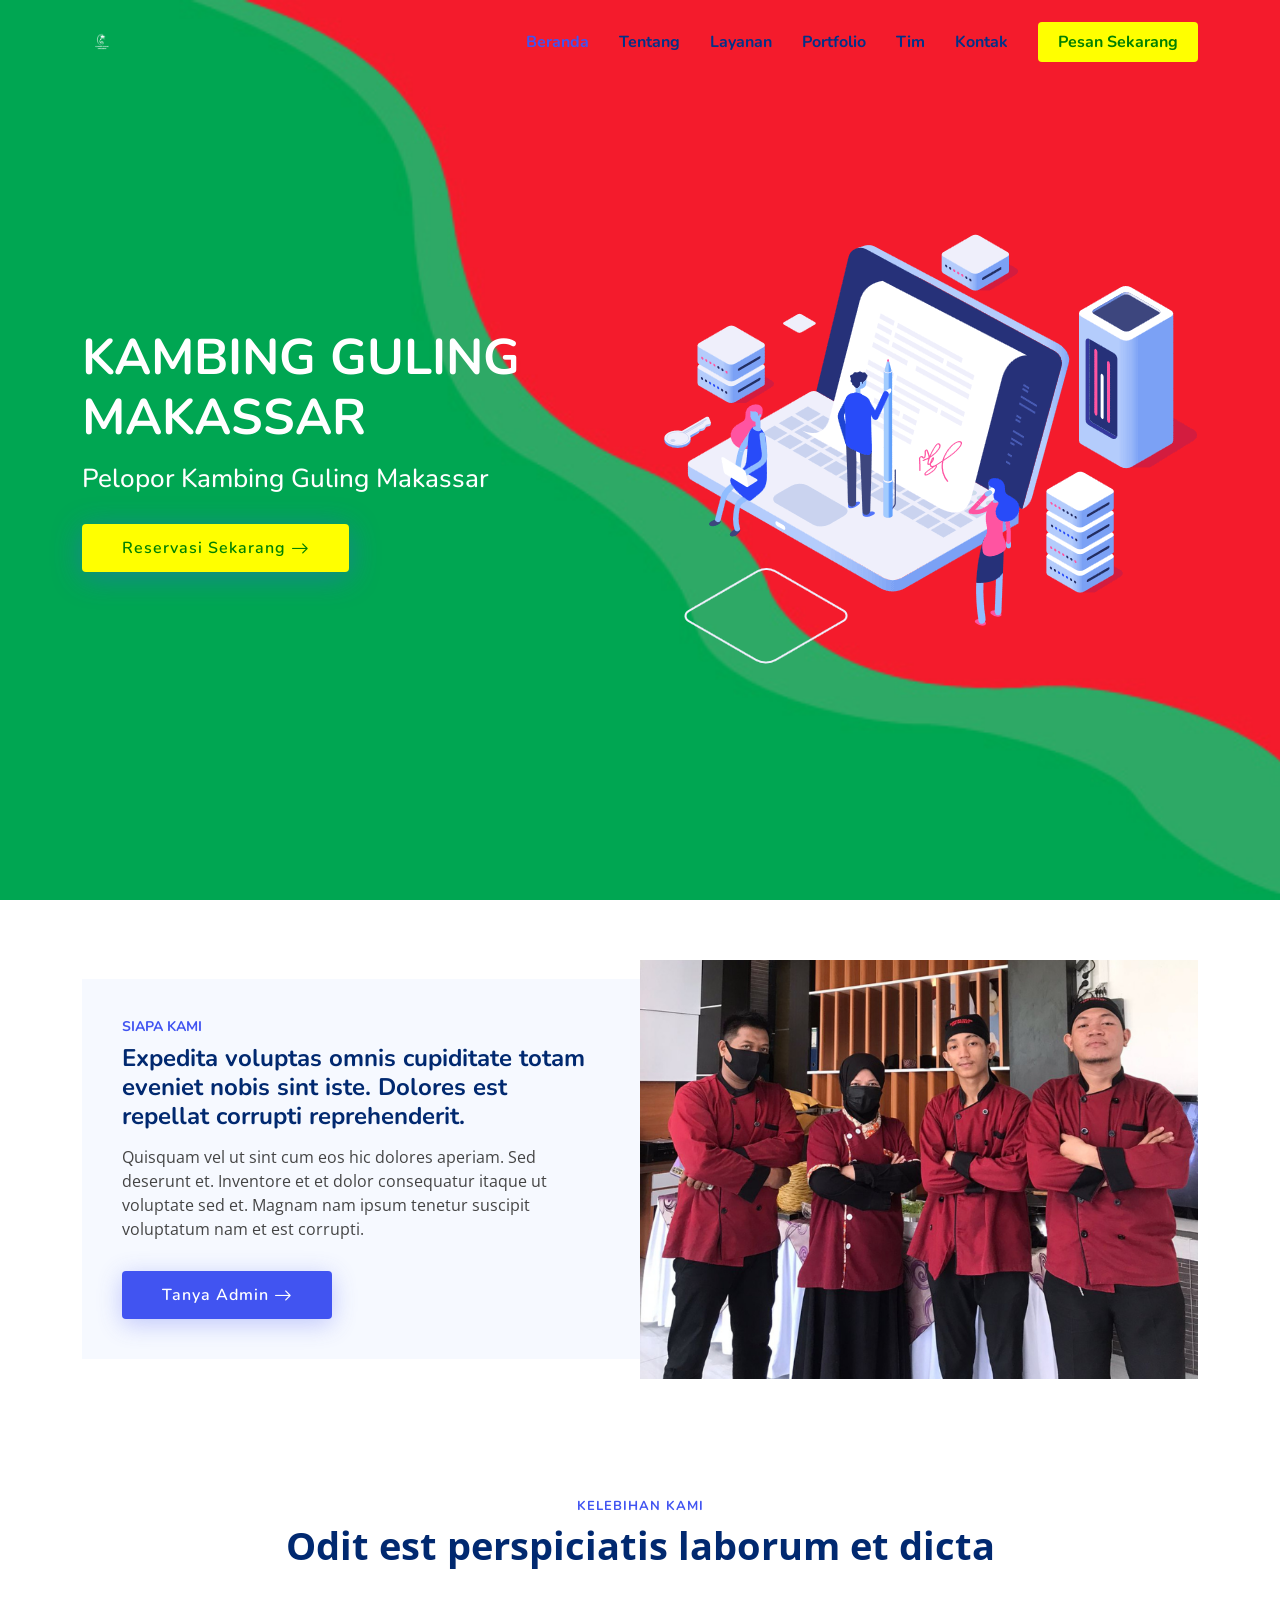
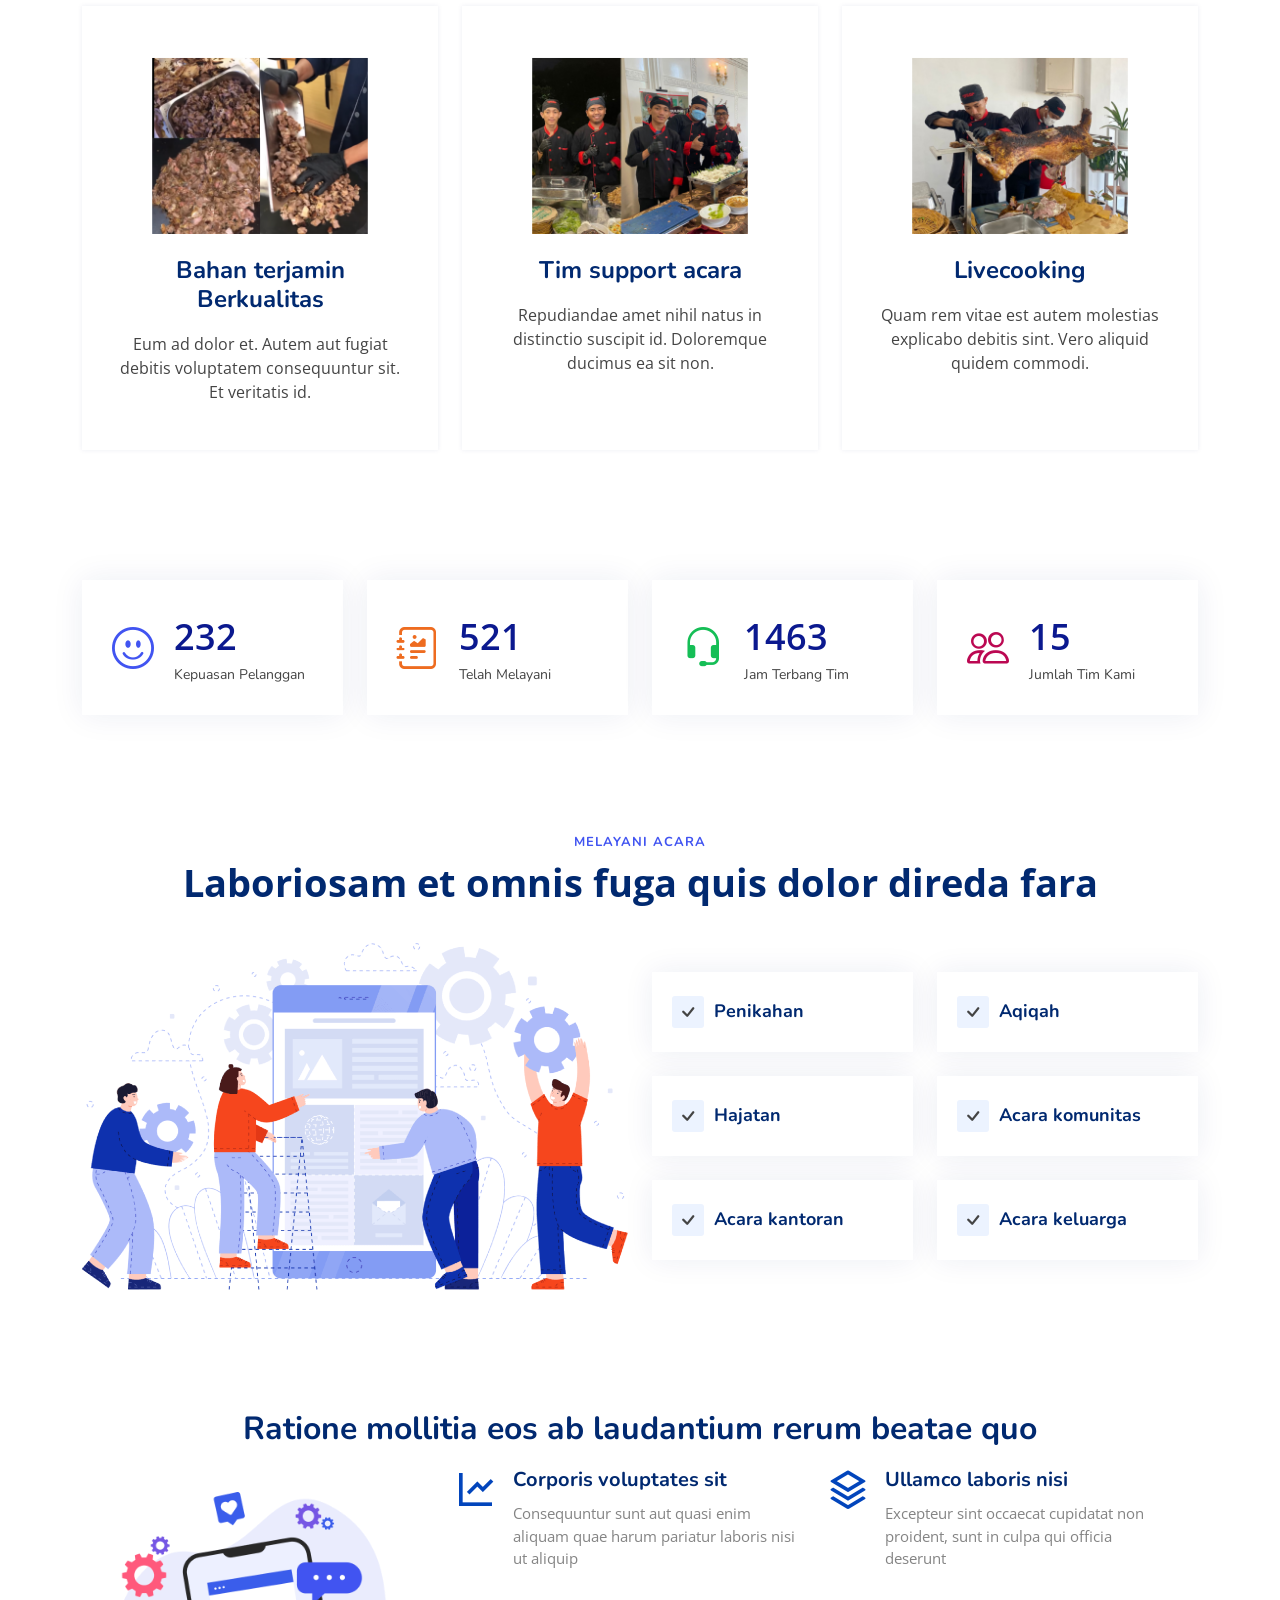
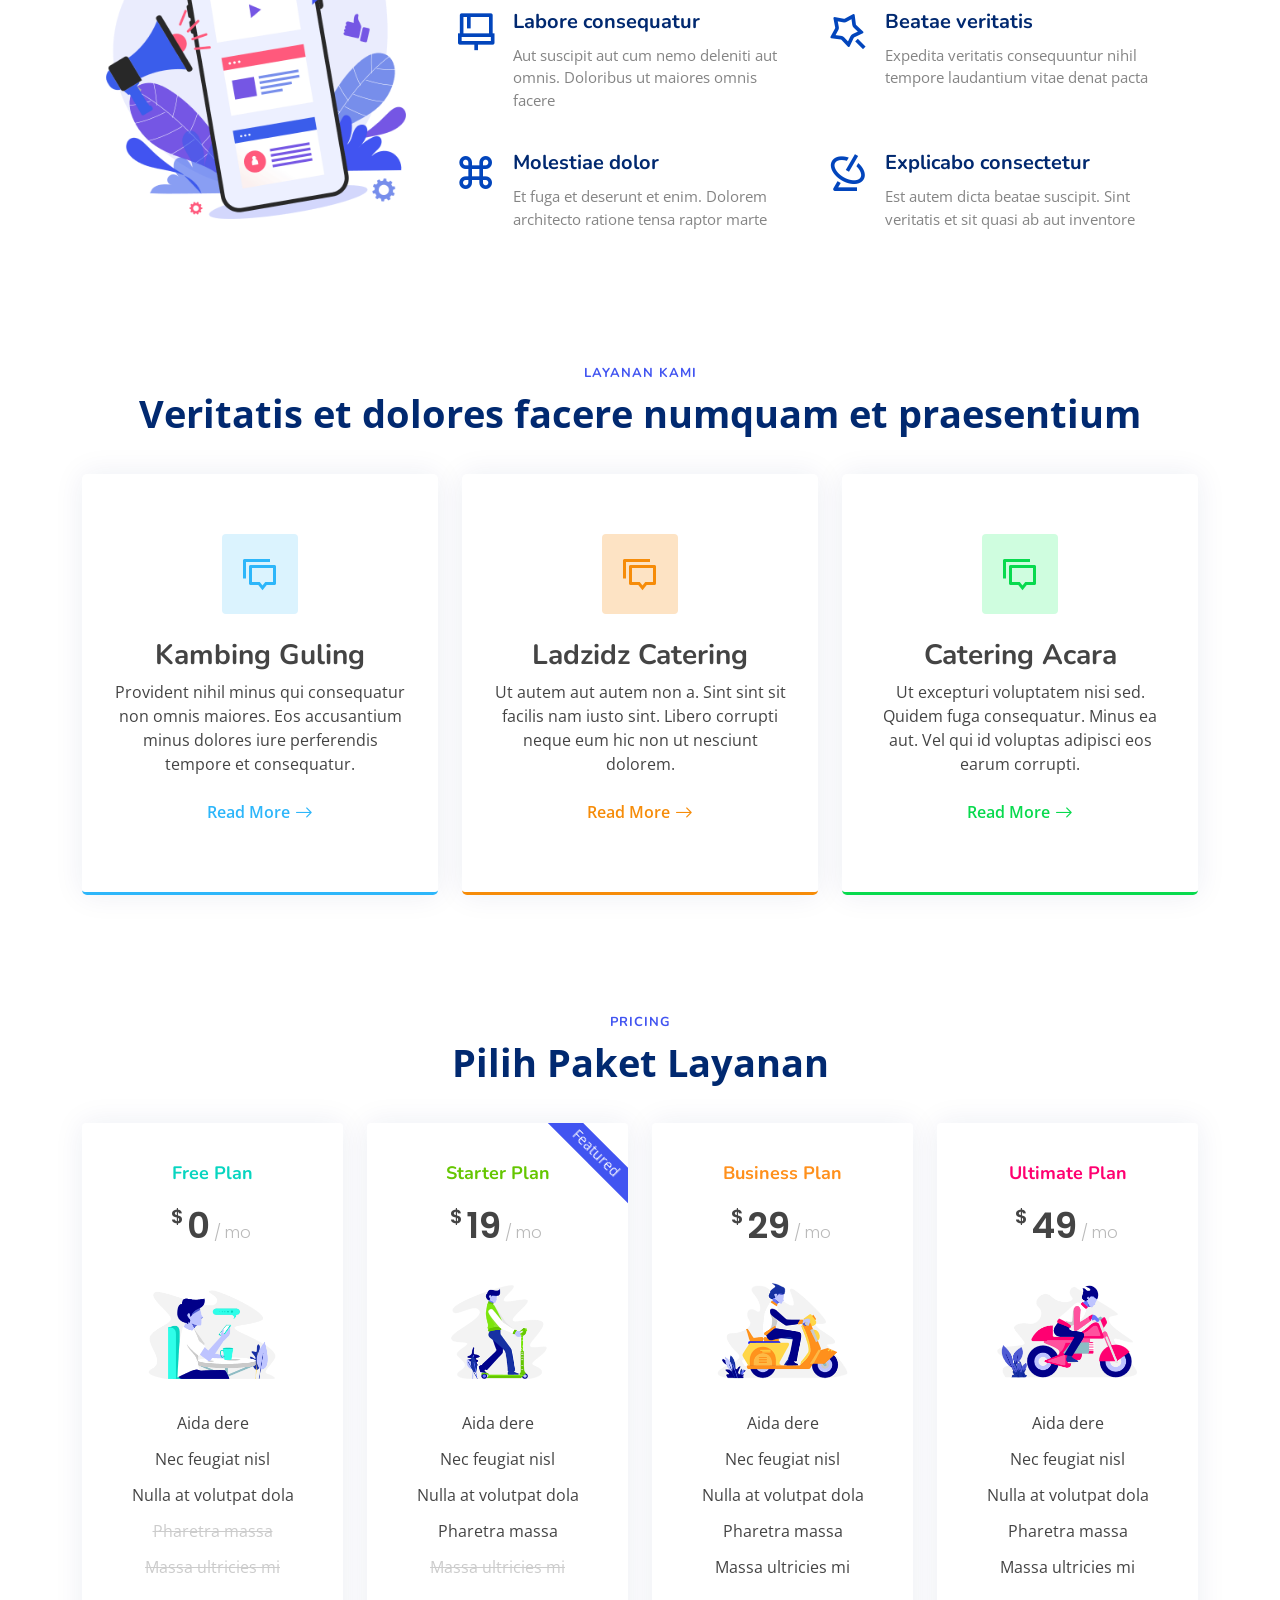
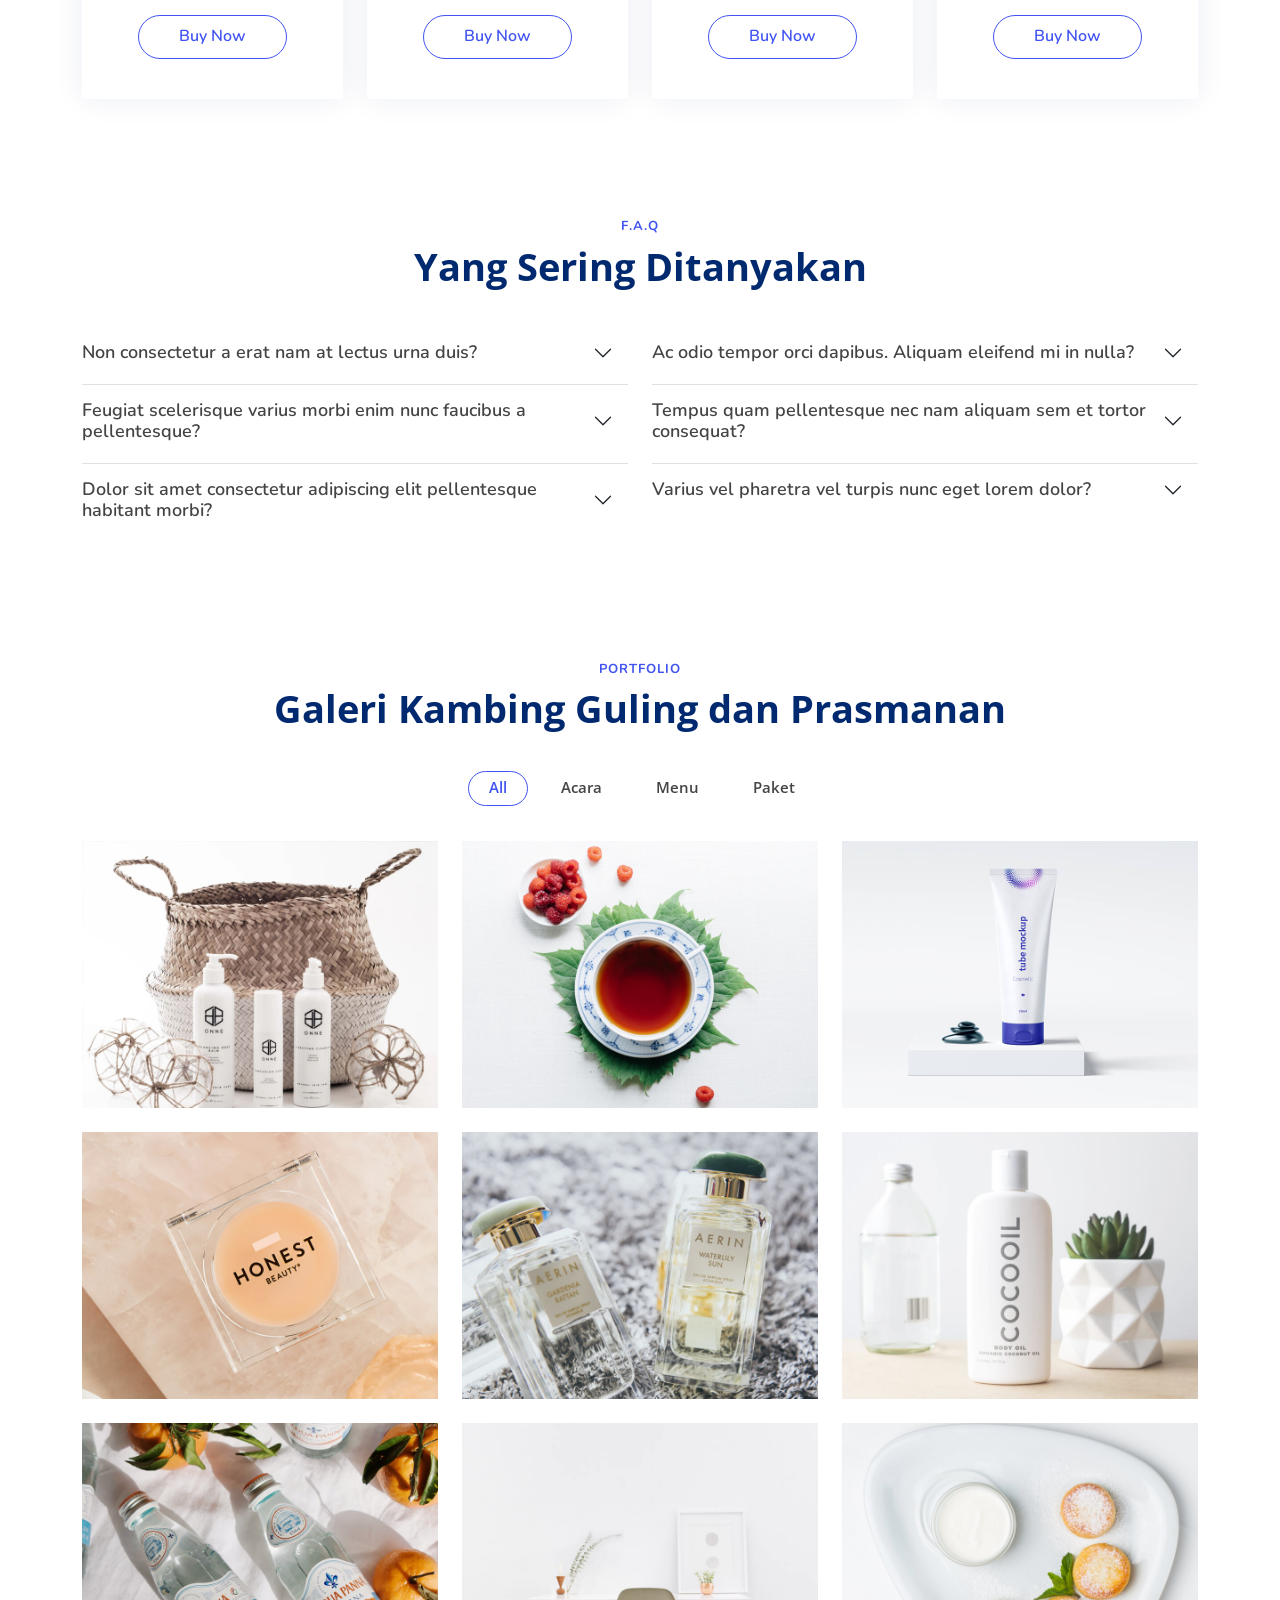
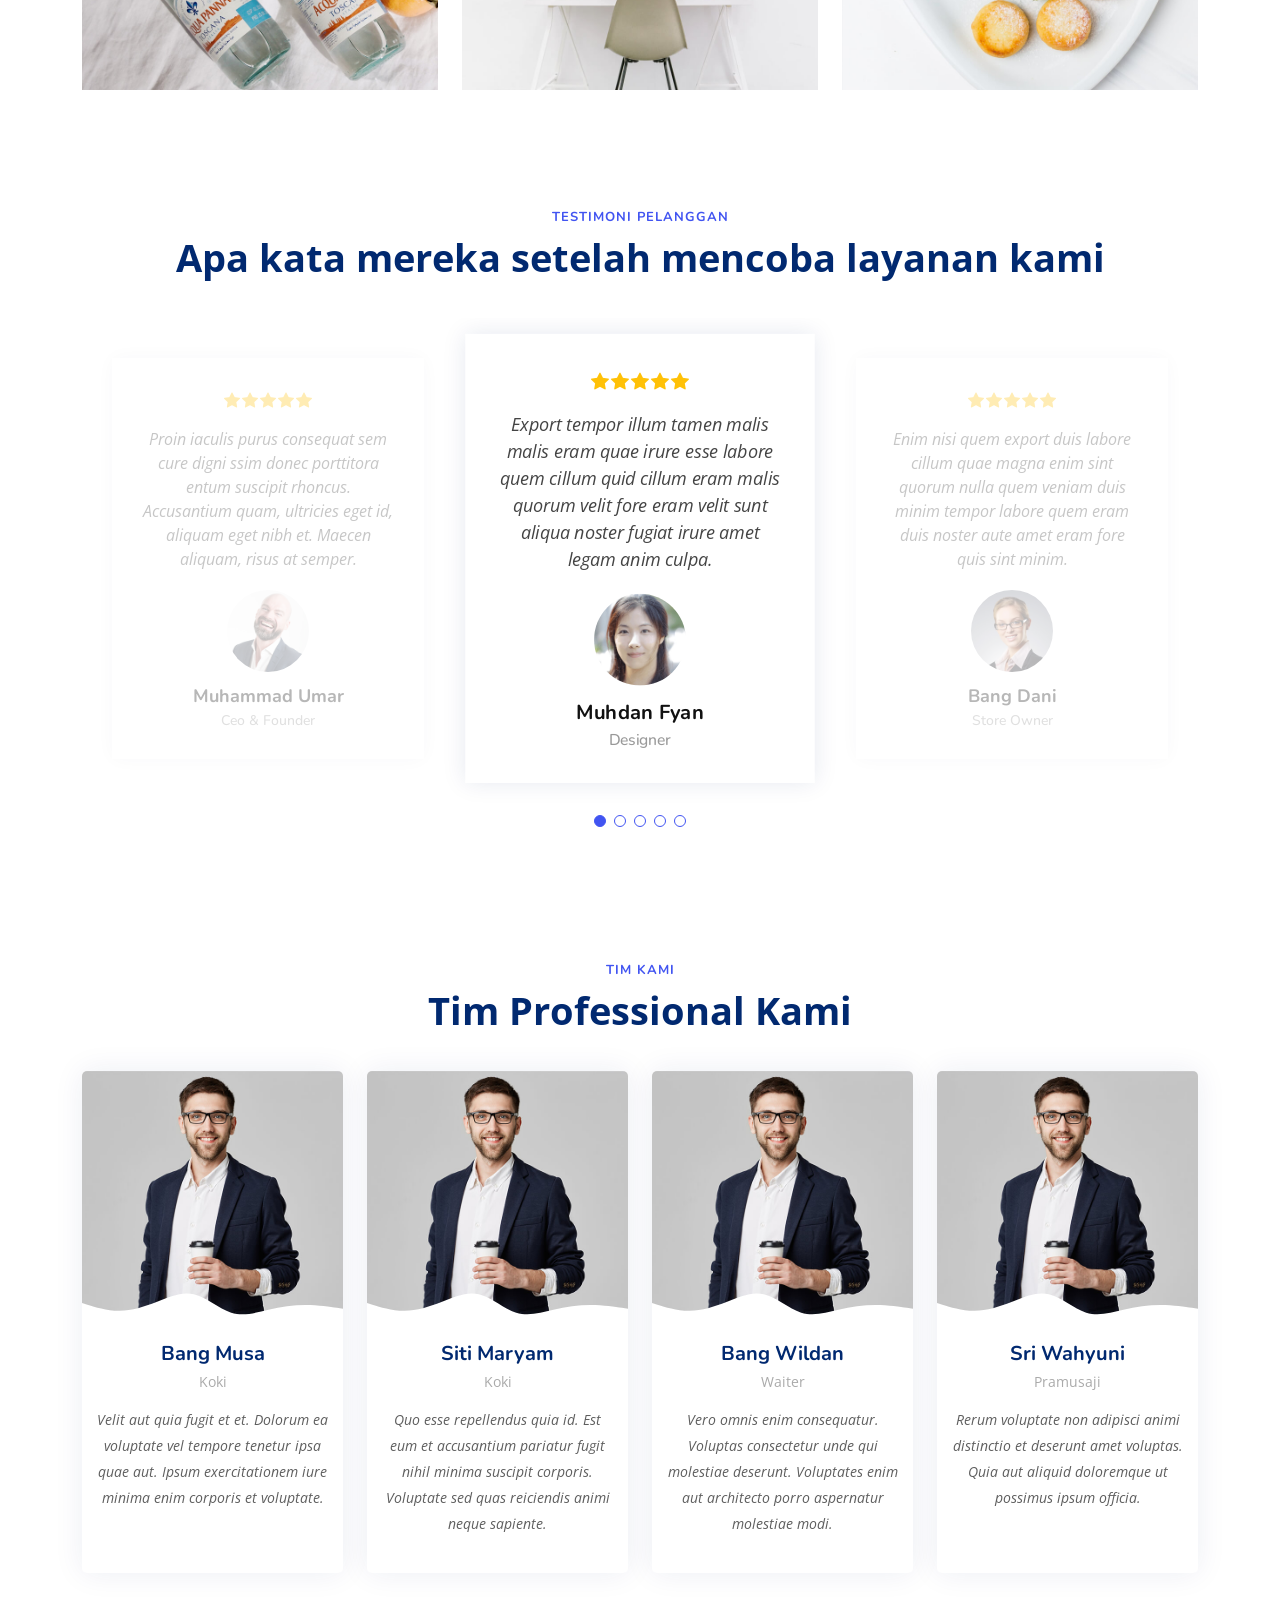
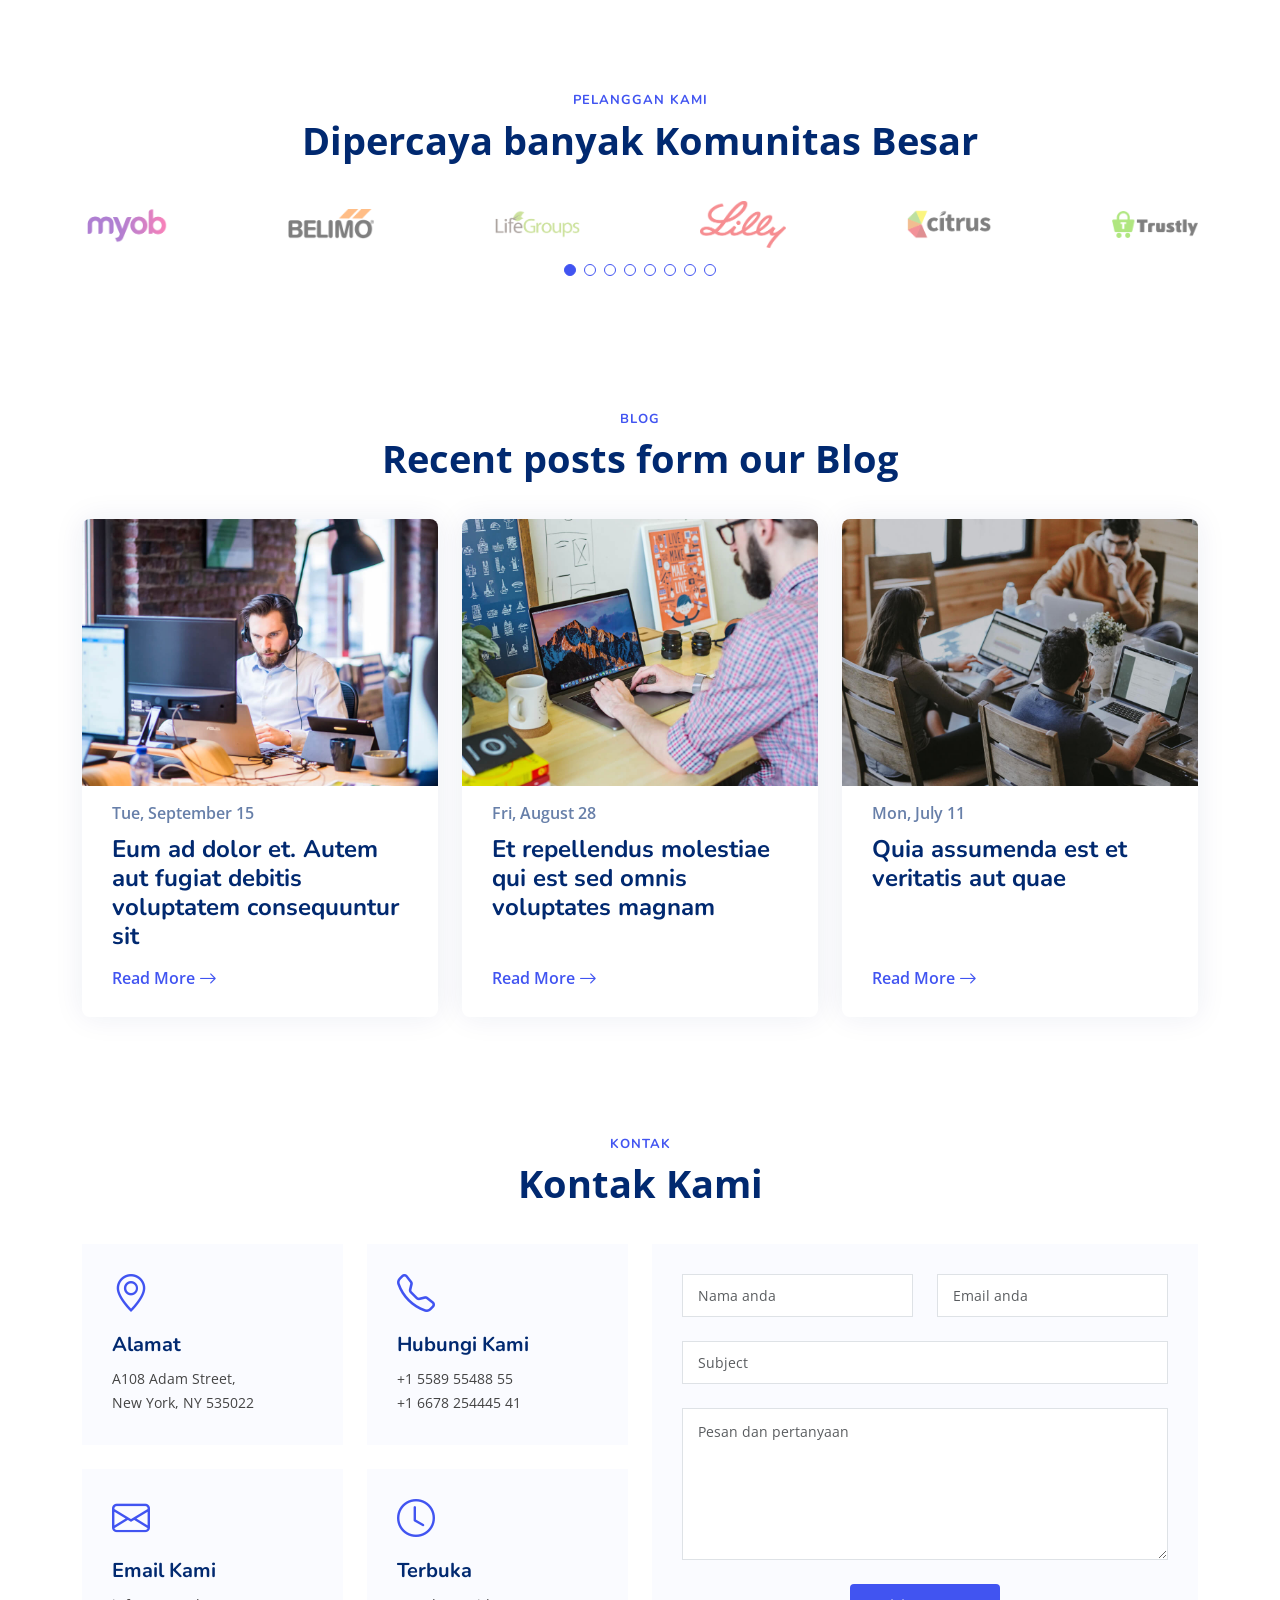
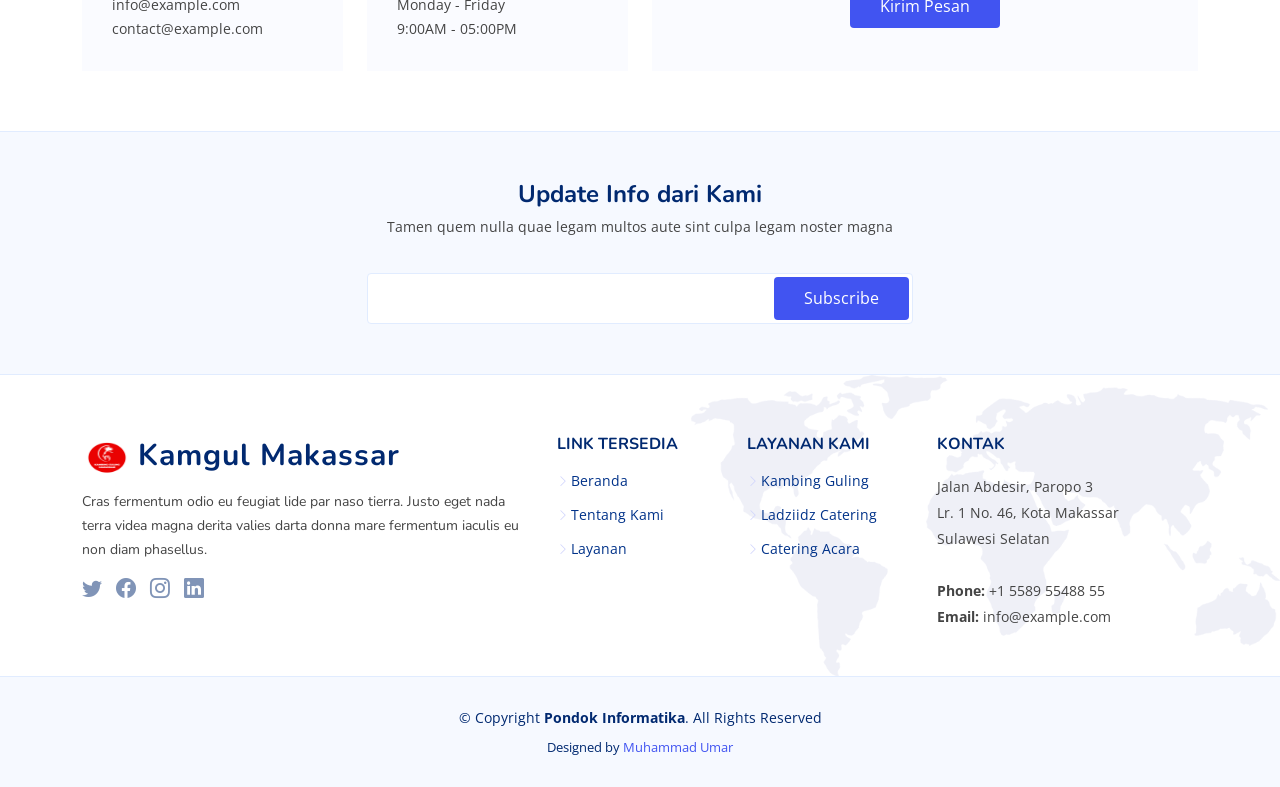
<file: index.html>
<!DOCTYPE html>
<html lang="en">

<head>
  <meta charset="utf-8">
  <meta content="width=device-width, initial-scale=1.0" name="viewport">

  <title>Kambing Guling Makassar</title>
  <meta content="" name="description">
  <meta content="" name="keywords">

  <!-- Favicons -->
  <link href="assets/img/favicon2.png" rel="icon">
  <link href="assets/img/apple-touch-icon.png" rel="apple-touch-icon">

  <!-- Google Fonts -->
  <link href="https://fonts.googleapis.com/css?family=Open+Sans:300,300i,400,400i,600,600i,700,700i|Nunito:300,300i,400,400i,600,600i,700,700i|Poppins:300,300i,400,400i,500,500i,600,600i,700,700i" rel="stylesheet">

  <!-- Vendor CSS Files -->
  <link href="assets/vendor/aos/aos.css" rel="stylesheet">
  <link href="assets/vendor/bootstrap/css/bootstrap.min.css" rel="stylesheet">
  <link href="assets/vendor/bootstrap-icons/bootstrap-icons.css" rel="stylesheet">
  <link href="assets/vendor/glightbox/css/glightbox.min.css" rel="stylesheet">
  <link href="assets/vendor/remixicon/remixicon.css" rel="stylesheet">
  <link href="assets/vendor/swiper/swiper-bundle.min.css" rel="stylesheet">

  <!-- Template Main CSS File -->
  <link href="assets/css/style.css" rel="stylesheet">

  <!-- =======================================================
  * Template Name: FlexStart
  * Updated: Jan 09 2024 with Bootstrap v5.3.2
  * Template URL: https://bootstrapmade.com/flexstart-bootstrap-startup-template/
  * Author: BootstrapMade.com
  * License: https://bootstrapmade.com/license/
  ======================================================== -->
</head>

<body>

  <!-- ======= Header ======= -->
  <header id="header" class="header fixed-top">
    <div class="container-fluid container-xl d-flex align-items-center justify-content-between">

      <a href="index.html" class="logo d-flex align-items-center">
        <img src="assets/img/favicon3.png" alt="">
        <!-- <span>Kamgul</span> -->
      </a>

      <nav id="navbar" class="navbar">
        <ul>
          <li><a class="nav-link scrollto active" href="#hero">Beranda</a></li>
          <li><a class="nav-link scrollto" href="#about">Tentang</a></li>
          <li><a class="nav-link scrollto" href="#services">Layanan</a></li>
          <li><a class="nav-link scrollto" href="#portfolio">Portfolio</a></li>
          <li><a class="nav-link scrollto" href="#team">Tim</a></li>
          <!-- <li><a href="blog.html">Blog</a></li> -->

          <!-- <li class="dropdown"><a href="#"><span>Drop Down</span> <i class="bi bi-chevron-down"></i></a>
            <ul>
              <li><a href="#">Drop Down 1</a></li>
              <li class="dropdown"><a href="#"><span>Deep Drop Down</span> <i class="bi bi-chevron-right"></i></a>
                <ul>
                  <li><a href="#">Deep Drop Down 1</a></li>
                  <li><a href="#">Deep Drop Down 2</a></li>
                  <li><a href="#">Deep Drop Down 3</a></li>
                  <li><a href="#">Deep Drop Down 4</a></li>
                  <li><a href="#">Deep Drop Down 5</a></li>
                </ul>
              </li>
              <li><a href="#">Drop Down 2</a></li>
              <li><a href="#">Drop Down 3</a></li>
              <li><a href="#">Drop Down 4</a></li>
            </ul>
          </li> -->

          <!-- <li class="dropdown megamenu"><a href="#"><span>Mega Menu</span> <i class="bi bi-chevron-down"></i></a>
            <ul>
              <li>
                <a href="#">Column 1 link 1</a>
                <a href="#">Column 1 link 2</a>
                <a href="#">Column 1 link 3</a>
              </li>
              <li>
                <a href="#">Column 2 link 1</a>
                <a href="#">Column 2 link 2</a>
                <a href="#">Column 3 link 3</a>
              </li>
              <li>
                <a href="#">Column 3 link 1</a>
                <a href="#">Column 3 link 2</a>
                <a href="#">Column 3 link 3</a>
              </li>
              <li>
                <a href="#">Column 4 link 1</a>
                <a href="#">Column 4 link 2</a>
                <a href="#">Column 4 link 3</a>
              </li>
            </ul>
          </li> -->

          <li><a class="nav-link scrollto" href="#contact">Kontak</a></li>
          <li><a class="getstarted scrollto" href="#about">Pesan Sekarang</a></li>
        </ul>
        <i class="bi bi-list mobile-nav-toggle"></i>
      </nav>
      <!-- .navbar -->

    </div>
  </header>
  <!-- End Header -->

  <!-- ======= Hero Section ======= -->
  <section id="hero" class="hero d-flex align-items-center">

    <div class="container">
      <div class="row">
        <div class="col-lg-6 d-flex flex-column justify-content-center">
          <h1 data-aos="fade-up">KAMBING GULING MAKASSAR</h1>
          <h2 data-aos="fade-up" data-aos-delay="400">Pelopor Kambing Guling Makassar</h2>
          <div data-aos="fade-up" data-aos-delay="600">
            <div class="text-center text-lg-start">
              <a href="#about" class="btn-get-started scrollto d-inline-flex align-items-center justify-content-center align-self-center">
                <span>Reservasi Sekarang</span>
                <i class="bi bi-arrow-right"></i>
              </a>
            </div>
          </div>
        </div>
        <div class="col-lg-6 hero-img" data-aos="zoom-out" data-aos-delay="200">
          <img src="assets/img/hero-img.png" class="img-fluid" alt="">
        </div>
      </div>
    </div>

  </section><!-- End Hero -->

  <main id="main">
    <!-- ======= About Section ======= -->
    <section id="about" class="about">

      <div class="container" data-aos="fade-up">
        <div class="row gx-0">

          <div class="col-lg-6 d-flex flex-column justify-content-center" data-aos="fade-up" data-aos-delay="200">
            <div class="content">
              <h3>Siapa Kami</h3>
              <h2>Expedita voluptas omnis cupiditate totam eveniet nobis sint iste. Dolores est repellat corrupti reprehenderit.</h2>
              <p>
                Quisquam vel ut sint cum eos hic dolores aperiam. Sed deserunt et. Inventore et et dolor consequatur itaque ut voluptate sed et. Magnam nam ipsum tenetur suscipit voluptatum nam et est corrupti.
              </p>
              <div class="text-center text-lg-start">
                <a href="#" class="btn-read-more d-inline-flex align-items-center justify-content-center align-self-center">
                  <span>Tanya Admin</span>
                  <i class="bi bi-arrow-right"></i>
                </a>
              </div>
            </div>
          </div>

          <div class="col-lg-6 d-flex align-items-center" data-aos="zoom-out" data-aos-delay="200">
            <img src="assets/img/about.png" class="img-fluid" alt="">
          </div>

        </div>
      </div>

    </section><!-- End About Section -->

    <!-- ======= Values Section ======= -->
    <section id="values" class="values">

      <div class="container" data-aos="fade-up">

        <header class="section-header">
          <h2>Kelebihan Kami</h2>
          <p>Odit est perspiciatis laborum et dicta</p>
        </header>

        <div class="row">

          <div class="col-lg-4" data-aos="fade-up" data-aos-delay="200">
            <div class="box">
              <img src="assets/img/3.png" class="img-fluid" alt="">
              <h3>Bahan terjamin Berkualitas</h3>
              <p>Eum ad dolor et. Autem aut fugiat debitis voluptatem consequuntur sit. Et veritatis id.</p>
            </div>
          </div>

          <div class="col-lg-4 mt-4 mt-lg-0" data-aos="fade-up" data-aos-delay="400">
            <div class="box">
              <img src="assets/img/2.png" class="img-fluid" alt="">
              <h3>Tim support acara</h3>
              <p>Repudiandae amet nihil natus in distinctio suscipit id. Doloremque ducimus ea sit non.</p>
            </div>
          </div>

          <div class="col-lg-4 mt-4 mt-lg-0" data-aos="fade-up" data-aos-delay="600">
            <div class="box">
              <img src="assets/img/1.png" class="img-fluid" alt="">
              <h3>Livecooking</h3>
              <p>Quam rem vitae est autem molestias explicabo debitis sint. Vero aliquid quidem commodi.</p>
            </div>
          </div>

        </div>

      </div>

    </section><!-- End Values Section -->

    <!-- ======= Counts Section ======= -->
    <section id="counts" class="counts">
      <div class="container" data-aos="fade-up">

        <div class="row gy-4">

          <div class="col-lg-3 col-md-6">
            <div class="count-box">
              <i class="bi bi-emoji-smile"></i>
              <div>
                <span data-purecounter-start="0" data-purecounter-end="232" data-purecounter-duration="1" class="purecounter"></span>
                <p>Kepuasan Pelanggan</p>
              </div>
            </div>
          </div>

          <div class="col-lg-3 col-md-6">
            <div class="count-box">
              <i class="bi bi-journal-richtext" style="color: #ee6c20;"></i>
              <div>
                <span data-purecounter-start="0" data-purecounter-end="521" data-purecounter-duration="1" class="purecounter"></span>
                <p>Telah Melayani</p>
              </div>
            </div>
          </div>

          <div class="col-lg-3 col-md-6">
            <div class="count-box">
              <i class="bi bi-headset" style="color: #15be56;"></i>
              <div>
                <span data-purecounter-start="0" data-purecounter-end="1463" data-purecounter-duration="1" class="purecounter"></span>
                <p>Jam Terbang Tim</p>
              </div>
            </div>
          </div>

          <div class="col-lg-3 col-md-6">
            <div class="count-box">
              <i class="bi bi-people" style="color: #bb0852;"></i>
              <div>
                <span data-purecounter-start="0" data-purecounter-end="15" data-purecounter-duration="1" class="purecounter"></span>
                <p>Jumlah Tim Kami</p>
              </div>
            </div>
          </div>

        </div>

      </div>
    </section><!-- End Counts Section -->

    <!-- ======= Features Section ======= -->
    <section id="features" class="features">

      <div class="container" data-aos="fade-up">

        <header class="section-header">
          <h2>Melayani Acara</h2>
          <p>Laboriosam et omnis fuga quis dolor direda fara</p>
        </header>

        <div class="row">

          <div class="col-lg-6">
            <img src="assets/img/features.png" class="img-fluid" alt="">
          </div>

          <div class="col-lg-6 mt-5 mt-lg-0 d-flex">
            <div class="row align-self-center gy-4">

              <div class="col-md-6" data-aos="zoom-out" data-aos-delay="200">
                <div class="feature-box d-flex align-items-center">
                  <i class="bi bi-check"></i>
                  <h3>Penikahan</h3>
                </div>
              </div>

              <div class="col-md-6" data-aos="zoom-out" data-aos-delay="300">
                <div class="feature-box d-flex align-items-center">
                  <i class="bi bi-check"></i>
                  <h3>Aqiqah</h3>
                </div>
              </div>

              <div class="col-md-6" data-aos="zoom-out" data-aos-delay="400">
                <div class="feature-box d-flex align-items-center">
                  <i class="bi bi-check"></i>
                  <h3>Hajatan</h3>
                </div>
              </div>

              <div class="col-md-6" data-aos="zoom-out" data-aos-delay="500">
                <div class="feature-box d-flex align-items-center">
                  <i class="bi bi-check"></i>
                  <h3>Acara komunitas</h3>
                </div>
              </div>

              <div class="col-md-6" data-aos="zoom-out" data-aos-delay="600">
                <div class="feature-box d-flex align-items-center">
                  <i class="bi bi-check"></i>
                  <h3>Acara kantoran</h3>
                </div>
              </div>

              <div class="col-md-6" data-aos="zoom-out" data-aos-delay="700">
                <div class="feature-box d-flex align-items-center">
                  <i class="bi bi-check"></i>
                  <h3>Acara keluarga</h3>
                </div>
              </div>

            </div>
          </div>

        </div> <!-- / row -->


        <!-- Feature Icons -->
        <div class="row feature-icons" data-aos="fade-up">
          <h3>Ratione mollitia eos ab laudantium rerum beatae quo</h3>

          <div class="row">

            <div class="col-xl-4 text-center" data-aos="fade-right" data-aos-delay="100">
              <img src="assets/img/features-3.png" class="img-fluid p-4" alt="">
            </div>

            <div class="col-xl-8 d-flex content">
              <div class="row align-self-center gy-4">

                <div class="col-md-6 icon-box" data-aos="fade-up">
                  <i class="ri-line-chart-line"></i>
                  <div>
                    <h4>Corporis voluptates sit</h4>
                    <p>Consequuntur sunt aut quasi enim aliquam quae harum pariatur laboris nisi ut aliquip</p>
                  </div>
                </div>

                <div class="col-md-6 icon-box" data-aos="fade-up" data-aos-delay="100">
                  <i class="ri-stack-line"></i>
                  <div>
                    <h4>Ullamco laboris nisi</h4>
                    <p>Excepteur sint occaecat cupidatat non proident, sunt in culpa qui officia deserunt</p>
                  </div>
                </div>

                <div class="col-md-6 icon-box" data-aos="fade-up" data-aos-delay="200">
                  <i class="ri-brush-4-line"></i>
                  <div>
                    <h4>Labore consequatur</h4>
                    <p>Aut suscipit aut cum nemo deleniti aut omnis. Doloribus ut maiores omnis facere</p>
                  </div>
                </div>

                <div class="col-md-6 icon-box" data-aos="fade-up" data-aos-delay="300">
                  <i class="ri-magic-line"></i>
                  <div>
                    <h4>Beatae veritatis</h4>
                    <p>Expedita veritatis consequuntur nihil tempore laudantium vitae denat pacta</p>
                  </div>
                </div>

                <div class="col-md-6 icon-box" data-aos="fade-up" data-aos-delay="400">
                  <i class="ri-command-line"></i>
                  <div>
                    <h4>Molestiae dolor</h4>
                    <p>Et fuga et deserunt et enim. Dolorem architecto ratione tensa raptor marte</p>
                  </div>
                </div>

                <div class="col-md-6 icon-box" data-aos="fade-up" data-aos-delay="500">
                  <i class="ri-radar-line"></i>
                  <div>
                    <h4>Explicabo consectetur</h4>
                    <p>Est autem dicta beatae suscipit. Sint veritatis et sit quasi ab aut inventore</p>
                  </div>
                </div>

              </div>
            </div>

          </div>

        </div><!-- End Feature Icons -->

      </div>

    </section><!-- End Features Section -->

    <!-- ======= Services Section ======= -->
    <section id="services" class="services">

      <div class="container" data-aos="fade-up">

        <header class="section-header">
          <h2>Layanan Kami</h2>
          <p>Veritatis et dolores facere numquam et praesentium</p>
        </header>

        <div class="row gy-4">

          <div class="col-lg-4 col-md-6" data-aos="fade-up" data-aos-delay="200">
            <div class="service-box blue">
              <i class="ri-discuss-line icon"></i>
              <h3>Kambing Guling</h3>
              <p>Provident nihil minus qui consequatur non omnis maiores. Eos accusantium minus dolores iure perferendis tempore et consequatur.</p>
              <a href="#" class="read-more"><span>Read More</span> <i class="bi bi-arrow-right"></i></a>
            </div>
          </div>

          <div class="col-lg-4 col-md-6" data-aos="fade-up" data-aos-delay="300">
            <div class="service-box orange">
              <i class="ri-discuss-line icon"></i>
              <h3>Ladzidz Catering</h3>
              <p>Ut autem aut autem non a. Sint sint sit facilis nam iusto sint. Libero corrupti neque eum hic non ut nesciunt dolorem.</p>
              <a href="#" class="read-more"><span>Read More</span> <i class="bi bi-arrow-right"></i></a>
            </div>
          </div>

          <div class="col-lg-4 col-md-6" data-aos="fade-up" data-aos-delay="400">
            <div class="service-box green">
              <i class="ri-discuss-line icon"></i>
              <h3>Catering Acara</h3>
              <p>Ut excepturi voluptatem nisi sed. Quidem fuga consequatur. Minus ea aut. Vel qui id voluptas adipisci eos earum corrupti.</p>
              <a href="#" class="read-more"><span>Read More</span> <i class="bi bi-arrow-right"></i></a>
            </div>
          </div>

          <!-- <div class="col-lg-4 col-md-6" data-aos="fade-up" data-aos-delay="500">
            <div class="service-box red">
              <i class="ri-discuss-line icon"></i>
              <h3>Asperiores Commodi</h3>
              <p>Non et temporibus minus omnis sed dolor esse consequatur. Cupiditate sed error ea fuga sit provident adipisci neque.</p>
              <a href="#" class="read-more"><span>Read More</span> <i class="bi bi-arrow-right"></i></a>
            </div>
          </div>

          <div class="col-lg-4 col-md-6" data-aos="fade-up" data-aos-delay="600">
            <div class="service-box purple">
              <i class="ri-discuss-line icon"></i>
              <h3>Velit Doloremque.</h3>
              <p>Cumque et suscipit saepe. Est maiores autem enim facilis ut aut ipsam corporis aut. Sed animi at autem alias eius labore.</p>
              <a href="#" class="read-more"><span>Read More</span> <i class="bi bi-arrow-right"></i></a>
            </div>
          </div>

          <div class="col-lg-4 col-md-6" data-aos="fade-up" data-aos-delay="700">
            <div class="service-box pink">
              <i class="ri-discuss-line icon"></i>
              <h3>Dolori Architecto</h3>
              <p>Hic molestias ea quibusdam eos. Fugiat enim doloremque aut neque non et debitis iure. Corrupti recusandae ducimus enim.</p>
              <a href="#" class="read-more"><span>Read More</span> <i class="bi bi-arrow-right"></i></a>
            </div>
          </div> -->

        </div>

      </div>

    </section><!-- End Services Section -->

    <!-- ======= Pricing Section ======= -->
    <section id="pricing" class="pricing">

      <div class="container" data-aos="fade-up">

        <header class="section-header">
          <h2>Pricing</h2>
          <p>Pilih Paket Layanan</p>
        </header>

        <div class="row gy-4" data-aos="fade-left">

          <div class="col-lg-3 col-md-6" data-aos="zoom-in" data-aos-delay="100">
            <div class="box">
              <h3 style="color: #07d5c0;">Free Plan</h3>
              <div class="price"><sup>$</sup>0<span> / mo</span></div>
              <img src="assets/img/pricing-free.png" class="img-fluid" alt="">
              <ul>
                <li>Aida dere</li>
                <li>Nec feugiat nisl</li>
                <li>Nulla at volutpat dola</li>
                <li class="na">Pharetra massa</li>
                <li class="na">Massa ultricies mi</li>
              </ul>
              <a href="#" class="btn-buy">Buy Now</a>
            </div>
          </div>

          <div class="col-lg-3 col-md-6" data-aos="zoom-in" data-aos-delay="200">
            <div class="box">
              <span class="featured">Featured</span>
              <h3 style="color: #65c600;">Starter Plan</h3>
              <div class="price"><sup>$</sup>19<span> / mo</span></div>
              <img src="assets/img/pricing-starter.png" class="img-fluid" alt="">
              <ul>
                <li>Aida dere</li>
                <li>Nec feugiat nisl</li>
                <li>Nulla at volutpat dola</li>
                <li>Pharetra massa</li>
                <li class="na">Massa ultricies mi</li>
              </ul>
              <a href="#" class="btn-buy">Buy Now</a>
            </div>
          </div>

          <div class="col-lg-3 col-md-6" data-aos="zoom-in" data-aos-delay="300">
            <div class="box">
              <h3 style="color: #ff901c;">Business Plan</h3>
              <div class="price"><sup>$</sup>29<span> / mo</span></div>
              <img src="assets/img/pricing-business.png" class="img-fluid" alt="">
              <ul>
                <li>Aida dere</li>
                <li>Nec feugiat nisl</li>
                <li>Nulla at volutpat dola</li>
                <li>Pharetra massa</li>
                <li>Massa ultricies mi</li>
              </ul>
              <a href="#" class="btn-buy">Buy Now</a>
            </div>
          </div>

          <div class="col-lg-3 col-md-6" data-aos="zoom-in" data-aos-delay="400">
            <div class="box">
              <h3 style="color: #ff0071;">Ultimate Plan</h3>
              <div class="price"><sup>$</sup>49<span> / mo</span></div>
              <img src="assets/img/pricing-ultimate.png" class="img-fluid" alt="">
              <ul>
                <li>Aida dere</li>
                <li>Nec feugiat nisl</li>
                <li>Nulla at volutpat dola</li>
                <li>Pharetra massa</li>
                <li>Massa ultricies mi</li>
              </ul>
              <a href="#" class="btn-buy">Buy Now</a>
            </div>
          </div>

        </div>

      </div>

    </section><!-- End Pricing Section -->

    <!-- ======= F.A.Q Section ======= -->
    <section id="faq" class="faq">

      <div class="container" data-aos="fade-up">

        <header class="section-header">
          <h2>F.A.Q</h2>
          <p>Yang Sering Ditanyakan</p>
        </header>

        <div class="row">
          <div class="col-lg-6">
            <!-- F.A.Q List 1-->
            <div class="accordion accordion-flush" id="faqlist1">
              <div class="accordion-item">
                <h2 class="accordion-header">
                  <button class="accordion-button collapsed" type="button" data-bs-toggle="collapse" data-bs-target="#faq-content-1">
                    Non consectetur a erat nam at lectus urna duis?
                  </button>
                </h2>
                <div id="faq-content-1" class="accordion-collapse collapse" data-bs-parent="#faqlist1">
                  <div class="accordion-body">
                    Feugiat pretium nibh ipsum consequat. Tempus iaculis urna id volutpat lacus laoreet non curabitur gravida. Venenatis lectus magna fringilla urna porttitor rhoncus dolor purus non.
                  </div>
                </div>
              </div>

              <div class="accordion-item">
                <h2 class="accordion-header">
                  <button class="accordion-button collapsed" type="button" data-bs-toggle="collapse" data-bs-target="#faq-content-2">
                    Feugiat scelerisque varius morbi enim nunc faucibus a pellentesque?
                  </button>
                </h2>
                <div id="faq-content-2" class="accordion-collapse collapse" data-bs-parent="#faqlist1">
                  <div class="accordion-body">
                    Dolor sit amet consectetur adipiscing elit pellentesque habitant morbi. Id interdum velit laoreet id donec ultrices. Fringilla phasellus faucibus scelerisque eleifend donec pretium. Est pellentesque elit ullamcorper dignissim. Mauris ultrices eros in cursus turpis massa tincidunt dui.
                  </div>
                </div>
              </div>

              <div class="accordion-item">
                <h2 class="accordion-header">
                  <button class="accordion-button collapsed" type="button" data-bs-toggle="collapse" data-bs-target="#faq-content-3">
                    Dolor sit amet consectetur adipiscing elit pellentesque habitant morbi?
                  </button>
                </h2>
                <div id="faq-content-3" class="accordion-collapse collapse" data-bs-parent="#faqlist1">
                  <div class="accordion-body">
                    Eleifend mi in nulla posuere sollicitudin aliquam ultrices sagittis orci. Faucibus pulvinar elementum integer enim. Sem nulla pharetra diam sit amet nisl suscipit. Rutrum tellus pellentesque eu tincidunt. Lectus urna duis convallis convallis tellus. Urna molestie at elementum eu facilisis sed odio morbi quis
                  </div>
                </div>
              </div>

            </div>
          </div>

          <div class="col-lg-6">

            <!-- F.A.Q List 2-->
            <div class="accordion accordion-flush" id="faqlist2">

              <div class="accordion-item">
                <h2 class="accordion-header">
                  <button class="accordion-button collapsed" type="button" data-bs-toggle="collapse" data-bs-target="#faq2-content-1">
                    Ac odio tempor orci dapibus. Aliquam eleifend mi in nulla?
                  </button>
                </h2>
                <div id="faq2-content-1" class="accordion-collapse collapse" data-bs-parent="#faqlist2">
                  <div class="accordion-body">
                    Dolor sit amet consectetur adipiscing elit pellentesque habitant morbi. Id interdum velit laoreet id donec ultrices. Fringilla phasellus faucibus scelerisque eleifend donec pretium. Est pellentesque elit ullamcorper dignissim. Mauris ultrices eros in cursus turpis massa tincidunt dui.
                  </div>
                </div>
              </div>

              <div class="accordion-item">
                <h2 class="accordion-header">
                  <button class="accordion-button collapsed" type="button" data-bs-toggle="collapse" data-bs-target="#faq2-content-2">
                    Tempus quam pellentesque nec nam aliquam sem et tortor consequat?
                  </button>
                </h2>
                <div id="faq2-content-2" class="accordion-collapse collapse" data-bs-parent="#faqlist2">
                  <div class="accordion-body">
                    Molestie a iaculis at erat pellentesque adipiscing commodo. Dignissim suspendisse in est ante in. Nunc vel risus commodo viverra maecenas accumsan. Sit amet nisl suscipit adipiscing bibendum est. Purus gravida quis blandit turpis cursus in
                  </div>
                </div>
              </div>

              <div class="accordion-item">
                <h2 class="accordion-header">
                  <button class="accordion-button collapsed" type="button" data-bs-toggle="collapse" data-bs-target="#faq2-content-3">
                    Varius vel pharetra vel turpis nunc eget lorem dolor?
                  </button>
                </h2>
                <div id="faq2-content-3" class="accordion-collapse collapse" data-bs-parent="#faqlist2">
                  <div class="accordion-body">
                    Laoreet sit amet cursus sit amet dictum sit amet justo. Mauris vitae ultricies leo integer malesuada nunc vel. Tincidunt eget nullam non nisi est sit amet. Turpis nunc eget lorem dolor sed. Ut venenatis tellus in metus vulputate eu scelerisque. Pellentesque diam volutpat commodo sed egestas egestas fringilla phasellus faucibus. Nibh tellus molestie nunc non blandit massa enim nec.
                  </div>
                </div>
              </div>

            </div>
          </div>

        </div>

      </div>

    </section><!-- End F.A.Q Section -->

    <!-- ======= Portfolio Section ======= -->
    <section id="portfolio" class="portfolio">

      <div class="container" data-aos="fade-up">

        <header class="section-header">
          <h2>Portfolio</h2>
          <p>Galeri Kambing Guling dan Prasmanan</p>
        </header>

        <div class="row" data-aos="fade-up" data-aos-delay="100">
          <div class="col-lg-12 d-flex justify-content-center">
            <ul id="portfolio-flters">
              <li data-filter="*" class="filter-active">All</li>
              <li data-filter=".filter-app">Acara</li>
              <li data-filter=".filter-card">Menu</li>
              <li data-filter=".filter-web">Paket</li>
            </ul>
          </div>
        </div>

        <div class="row gy-4 portfolio-container" data-aos="fade-up" data-aos-delay="200">

          <div class="col-lg-4 col-md-6 portfolio-item filter-app">
            <div class="portfolio-wrap">
              <img src="assets/img/portfolio/portfolio-1.jpg" class="img-fluid" alt="">
              <div class="portfolio-info">
                <h4>App 1</h4>
                <p>App</p>
                <div class="portfolio-links">
                  <a href="assets/img/portfolio/portfolio-1.jpg" data-gallery="portfolioGallery" class="portfokio-lightbox" title="App 1"><i class="bi bi-plus"></i></a>
                  <a href="portfolio-details.html" title="More Details"><i class="bi bi-link"></i></a>
                </div>
              </div>
            </div>
          </div>

          <div class="col-lg-4 col-md-6 portfolio-item filter-web">
            <div class="portfolio-wrap">
              <img src="assets/img/portfolio/portfolio-2.jpg" class="img-fluid" alt="">
              <div class="portfolio-info">
                <h4>Web 3</h4>
                <p>Web</p>
                <div class="portfolio-links">
                  <a href="assets/img/portfolio/portfolio-2.jpg" data-gallery="portfolioGallery" class="portfokio-lightbox" title="Web 3"><i class="bi bi-plus"></i></a>
                  <a href="portfolio-details.html" title="More Details"><i class="bi bi-link"></i></a>
                </div>
              </div>
            </div>
          </div>

          <div class="col-lg-4 col-md-6 portfolio-item filter-app">
            <div class="portfolio-wrap">
              <img src="assets/img/portfolio/portfolio-3.jpg" class="img-fluid" alt="">
              <div class="portfolio-info">
                <h4>App 2</h4>
                <p>App</p>
                <div class="portfolio-links">
                  <a href="assets/img/portfolio/portfolio-3.jpg" data-gallery="portfolioGallery" class="portfokio-lightbox" title="App 2"><i class="bi bi-plus"></i></a>
                  <a href="portfolio-details.html" title="More Details"><i class="bi bi-link"></i></a>
                </div>
              </div>
            </div>
          </div>

          <div class="col-lg-4 col-md-6 portfolio-item filter-card">
            <div class="portfolio-wrap">
              <img src="assets/img/portfolio/portfolio-4.jpg" class="img-fluid" alt="">
              <div class="portfolio-info">
                <h4>Card 2</h4>
                <p>Card</p>
                <div class="portfolio-links">
                  <a href="assets/img/portfolio/portfolio-4.jpg" data-gallery="portfolioGallery" class="portfokio-lightbox" title="Card 2"><i class="bi bi-plus"></i></a>
                  <a href="portfolio-details.html" title="More Details"><i class="bi bi-link"></i></a>
                </div>
              </div>
            </div>
          </div>

          <div class="col-lg-4 col-md-6 portfolio-item filter-web">
            <div class="portfolio-wrap">
              <img src="assets/img/portfolio/portfolio-5.jpg" class="img-fluid" alt="">
              <div class="portfolio-info">
                <h4>Web 2</h4>
                <p>Web</p>
                <div class="portfolio-links">
                  <a href="assets/img/portfolio/portfolio-5.jpg" data-gallery="portfolioGallery" class="portfokio-lightbox" title="Web 2"><i class="bi bi-plus"></i></a>
                  <a href="portfolio-details.html" title="More Details"><i class="bi bi-link"></i></a>
                </div>
              </div>
            </div>
          </div>

          <div class="col-lg-4 col-md-6 portfolio-item filter-app">
            <div class="portfolio-wrap">
              <img src="assets/img/portfolio/portfolio-6.jpg" class="img-fluid" alt="">
              <div class="portfolio-info">
                <h4>App 3</h4>
                <p>App</p>
                <div class="portfolio-links">
                  <a href="assets/img/portfolio/portfolio-6.jpg" data-gallery="portfolioGallery" class="portfokio-lightbox" title="App 3"><i class="bi bi-plus"></i></a>
                  <a href="portfolio-details.html" title="More Details"><i class="bi bi-link"></i></a>
                </div>
              </div>
            </div>
          </div>

          <div class="col-lg-4 col-md-6 portfolio-item filter-card">
            <div class="portfolio-wrap">
              <img src="assets/img/portfolio/portfolio-7.jpg" class="img-fluid" alt="">
              <div class="portfolio-info">
                <h4>Card 1</h4>
                <p>Card</p>
                <div class="portfolio-links">
                  <a href="assets/img/portfolio/portfolio-7.jpg" data-gallery="portfolioGallery" class="portfokio-lightbox" title="Card 1"><i class="bi bi-plus"></i></a>
                  <a href="portfolio-details.html" title="More Details"><i class="bi bi-link"></i></a>
                </div>
              </div>
            </div>
          </div>

          <div class="col-lg-4 col-md-6 portfolio-item filter-card">
            <div class="portfolio-wrap">
              <img src="assets/img/portfolio/portfolio-8.jpg" class="img-fluid" alt="">
              <div class="portfolio-info">
                <h4>Card 3</h4>
                <p>Card</p>
                <div class="portfolio-links">
                  <a href="assets/img/portfolio/portfolio-8.jpg" data-gallery="portfolioGallery" class="portfokio-lightbox" title="Card 3"><i class="bi bi-plus"></i></a>
                  <a href="portfolio-details.html" title="More Details"><i class="bi bi-link"></i></a>
                </div>
              </div>
            </div>
          </div>

          <div class="col-lg-4 col-md-6 portfolio-item filter-web">
            <div class="portfolio-wrap">
              <img src="assets/img/portfolio/portfolio-9.jpg" class="img-fluid" alt="">
              <div class="portfolio-info">
                <h4>Web 3</h4>
                <p>Web</p>
                <div class="portfolio-links">
                  <a href="assets/img/portfolio/portfolio-9.jpg" data-gallery="portfolioGallery" class="portfokio-lightbox" title="Web 3"><i class="bi bi-plus"></i></a>
                  <a href="portfolio-details.html" title="More Details"><i class="bi bi-link"></i></a>
                </div>
              </div>
            </div>
          </div>

        </div>

      </div>

    </section><!-- End Portfolio Section -->

    <!-- ======= Testimonials Section ======= -->
    <section id="testimonials" class="testimonials">

      <div class="container" data-aos="fade-up">
        <header class="section-header">
          <h2>Testimoni Pelanggan</h2>
          <p>Apa kata mereka setelah mencoba layanan kami</p>
        </header>

        <div class="testimonials-slider swiper" data-aos="fade-up" data-aos-delay="200">
          <div class="swiper-wrapper">

            <div class="swiper-slide">
              <div class="testimonial-item">
                <div class="stars">
                  <i class="bi bi-star-fill"></i><i class="bi bi-star-fill"></i><i class="bi bi-star-fill"></i><i class="bi bi-star-fill"></i><i class="bi bi-star-fill"></i>
                </div>
                <p>
                  Proin iaculis purus consequat sem cure digni ssim donec porttitora entum suscipit rhoncus. Accusantium quam, ultricies eget id, aliquam eget nibh et. Maecen aliquam, risus at semper.
                </p>
                <div class="profile mt-auto">
                  <img src="assets/img/testimonials/testimonials-1.jpg" class="testimonial-img" alt="">
                  <h3>Muhammad Umar</h3>
                  <h4>Ceo &amp; Founder</h4>
                </div>
              </div>
            </div><!-- End testimonial item -->

            <div class="swiper-slide">
              <div class="testimonial-item">
                <div class="stars">
                  <i class="bi bi-star-fill"></i><i class="bi bi-star-fill"></i><i class="bi bi-star-fill"></i><i class="bi bi-star-fill"></i><i class="bi bi-star-fill"></i>
                </div>
                <p>
                  Export tempor illum tamen malis malis eram quae irure esse labore quem cillum quid cillum eram malis quorum velit fore eram velit sunt aliqua noster fugiat irure amet legam anim culpa.
                </p>
                <div class="profile mt-auto">
                  <img src="assets/img/testimonials/testimonials-2.jpg" class="testimonial-img" alt="">
                  <h3>Muhdan Fyan</h3>
                  <h4>Designer</h4>
                </div>
              </div>
            </div><!-- End testimonial item -->

            <div class="swiper-slide">
              <div class="testimonial-item">
                <div class="stars">
                  <i class="bi bi-star-fill"></i><i class="bi bi-star-fill"></i><i class="bi bi-star-fill"></i><i class="bi bi-star-fill"></i><i class="bi bi-star-fill"></i>
                </div>
                <p>
                  Enim nisi quem export duis labore cillum quae magna enim sint quorum nulla quem veniam duis minim tempor labore quem eram duis noster aute amet eram fore quis sint minim.
                </p>
                <div class="profile mt-auto">
                  <img src="assets/img/testimonials/testimonials-3.jpg" class="testimonial-img" alt="">
                  <h3>Bang Dani</h3>
                  <h4>Store Owner</h4>
                </div>
              </div>
            </div><!-- End testimonial item -->

            <div class="swiper-slide">
              <div class="testimonial-item">
                <div class="stars">
                  <i class="bi bi-star-fill"></i><i class="bi bi-star-fill"></i><i class="bi bi-star-fill"></i><i class="bi bi-star-fill"></i><i class="bi bi-star-fill"></i>
                </div>
                <p>
                  Fugiat enim eram quae cillum dolore dolor amet nulla culpa multos export minim fugiat minim velit minim dolor enim duis veniam ipsum anim magna sunt elit fore quem dolore labore illum veniam.
                </p>
                <div class="profile mt-auto">
                  <img src="assets/img/testimonials/testimonials-4.jpg" class="testimonial-img" alt="">
                  <h3>Bang Rehan</h3>
                  <h4>Freelancer</h4>
                </div>
              </div>
            </div><!-- End testimonial item -->

            <div class="swiper-slide">
              <div class="testimonial-item">
                <div class="stars">
                  <i class="bi bi-star-fill"></i><i class="bi bi-star-fill"></i><i class="bi bi-star-fill"></i><i class="bi bi-star-fill"></i><i class="bi bi-star-fill"></i>
                </div>
                <p>
                  Quis quorum aliqua sint quem legam fore sunt eram irure aliqua veniam tempor noster veniam enim culpa labore duis sunt culpa nulla illum cillum fugiat legam esse veniam culpa fore nisi cillum quid.
                </p>
                <div class="profile mt-auto">
                  <img src="assets/img/testimonials/testimonials-5.jpg" class="testimonial-img" alt="">
                  <h3>Bang Farhat</h3>
                  <h4>Entrepreneur</h4>
                </div>
              </div>
            </div><!-- End testimonial item -->

          </div>
          <div class="swiper-pagination"></div>
        </div>

      </div>

    </section><!-- End Testimonials Section -->

    <!-- ======= Team Section ======= -->
    <section id="team" class="team">

      <div class="container" data-aos="fade-up">

        <header class="section-header">
          <h2>Tim Kami</h2>
          <p>Tim Professional Kami</p>
        </header>

        <div class="row gy-4">

          <div class="col-lg-3 col-md-6 d-flex align-items-stretch" data-aos="fade-up" data-aos-delay="100">
            <div class="member">
              <div class="member-img">
                <img src="assets/img/team/team-3.jpg" class="img-fluid" alt="">
                <div class="social">
                  <a href=""><i class="bi bi-twitter"></i></a>
                  <a href=""><i class="bi bi-facebook"></i></a>
                  <a href=""><i class="bi bi-instagram"></i></a>
                  <a href=""><i class="bi bi-linkedin"></i></a>
                </div>
              </div>
              <div class="member-info">
                <h4>Bang Musa</h4>
                <span>Koki</span>
                <p>Velit aut quia fugit et et. Dolorum ea voluptate vel tempore tenetur ipsa quae aut. Ipsum exercitationem iure minima enim corporis et voluptate.</p>
              </div>
            </div>
          </div>

          <div class="col-lg-3 col-md-6 d-flex align-items-stretch" data-aos="fade-up" data-aos-delay="200">
            <div class="member">
              <div class="member-img">
                <img src="assets/img/team/team-3.jpg" class="img-fluid" alt="">
                <div class="social">
                  <a href=""><i class="bi bi-twitter"></i></a>
                  <a href=""><i class="bi bi-facebook"></i></a>
                  <a href=""><i class="bi bi-instagram"></i></a>
                  <a href=""><i class="bi bi-linkedin"></i></a>
                </div>
              </div>
              <div class="member-info">
                <h4>Siti Maryam</h4>
                <span>Koki</span>
                <p>Quo esse repellendus quia id. Est eum et accusantium pariatur fugit nihil minima suscipit corporis. Voluptate sed quas reiciendis animi neque sapiente.</p>
              </div>
            </div>
          </div>

          <div class="col-lg-3 col-md-6 d-flex align-items-stretch" data-aos="fade-up" data-aos-delay="300">
            <div class="member">
              <div class="member-img">
                <img src="assets/img/team/team-3.jpg" class="img-fluid" alt="">
                <div class="social">
                  <a href=""><i class="bi bi-twitter"></i></a>
                  <a href=""><i class="bi bi-facebook"></i></a>
                  <a href=""><i class="bi bi-instagram"></i></a>
                  <a href=""><i class="bi bi-linkedin"></i></a>
                </div>
              </div>
              <div class="member-info">
                <h4>Bang Wildan</h4>
                <span>Waiter</span>
                <p>Vero omnis enim consequatur. Voluptas consectetur unde qui molestiae deserunt. Voluptates enim aut architecto porro aspernatur molestiae modi.</p>
              </div>
            </div>
          </div>

          <div class="col-lg-3 col-md-6 d-flex align-items-stretch" data-aos="fade-up" data-aos-delay="400">
            <div class="member">
              <div class="member-img">
                <img src="assets/img/team/team-3.jpg" class="img-fluid" alt="">
                <div class="social">
                  <a href=""><i class="bi bi-twitter"></i></a>
                  <a href=""><i class="bi bi-facebook"></i></a>
                  <a href=""><i class="bi bi-instagram"></i></a>
                  <a href=""><i class="bi bi-linkedin"></i></a>
                </div>
              </div>
              <div class="member-info">
                <h4>Sri Wahyuni</h4>
                <span>Pramusaji</span>
                <p>Rerum voluptate non adipisci animi distinctio et deserunt amet voluptas. Quia aut aliquid doloremque ut possimus ipsum officia.</p>
              </div>
            </div>
          </div>

        </div>

      </div>

    </section><!-- End Team Section -->

    <!-- ======= Clients Section ======= -->
    <section id="clients" class="clients">

      <div class="container" data-aos="fade-up">

        <header class="section-header">
          <h2>Pelanggan Kami</h2>
          <p>Dipercaya banyak Komunitas Besar</p>
        </header>

        <div class="clients-slider swiper">
          <div class="swiper-wrapper align-items-center">
            <div class="swiper-slide"><img src="assets/img/clients/client-1.png" class="img-fluid" alt=""></div>
            <div class="swiper-slide"><img src="assets/img/clients/client-2.png" class="img-fluid" alt=""></div>
            <div class="swiper-slide"><img src="assets/img/clients/client-3.png" class="img-fluid" alt=""></div>
            <div class="swiper-slide"><img src="assets/img/clients/client-4.png" class="img-fluid" alt=""></div>
            <div class="swiper-slide"><img src="assets/img/clients/client-5.png" class="img-fluid" alt=""></div>
            <div class="swiper-slide"><img src="assets/img/clients/client-6.png" class="img-fluid" alt=""></div>
            <div class="swiper-slide"><img src="assets/img/clients/client-7.png" class="img-fluid" alt=""></div>
            <div class="swiper-slide"><img src="assets/img/clients/client-8.png" class="img-fluid" alt=""></div>
          </div>
          <div class="swiper-pagination"></div>
        </div>
      </div>

    </section><!-- End Clients Section -->

    <!-- ======= Recent Blog Posts Section ======= -->
    <section id="recent-blog-posts" class="recent-blog-posts">

      <div class="container" data-aos="fade-up">

        <header class="section-header">
          <h2>Blog</h2>
          <p>Recent posts form our Blog</p>
        </header>

        <div class="row">

          <div class="col-lg-4">
            <div class="post-box">
              <div class="post-img"><img src="assets/img/blog/blog-1.jpg" class="img-fluid" alt=""></div>
              <span class="post-date">Tue, September 15</span>
              <h3 class="post-title">Eum ad dolor et. Autem aut fugiat debitis voluptatem consequuntur sit</h3>
              <a href="blog-single.html" class="readmore stretched-link mt-auto"><span>Read More</span><i class="bi bi-arrow-right"></i></a>
            </div>
          </div>

          <div class="col-lg-4">
            <div class="post-box">
              <div class="post-img"><img src="assets/img/blog/blog-2.jpg" class="img-fluid" alt=""></div>
              <span class="post-date">Fri, August 28</span>
              <h3 class="post-title">Et repellendus molestiae qui est sed omnis voluptates magnam</h3>
              <a href="blog-single.html" class="readmore stretched-link mt-auto"><span>Read More</span><i class="bi bi-arrow-right"></i></a>
            </div>
          </div>

          <div class="col-lg-4">
            <div class="post-box">
              <div class="post-img"><img src="assets/img/blog/blog-3.jpg" class="img-fluid" alt=""></div>
              <span class="post-date">Mon, July 11</span>
              <h3 class="post-title">Quia assumenda est et veritatis aut quae</h3>
              <a href="blog-single.html" class="readmore stretched-link mt-auto"><span>Read More</span><i class="bi bi-arrow-right"></i></a>
            </div>
          </div>

        </div>

      </div>

    </section><!-- End Recent Blog Posts Section -->

    <!-- ======= Contact Section ======= -->
    <section id="contact" class="contact">

      <div class="container" data-aos="fade-up">

        <header class="section-header">
          <h2>Kontak</h2>
          <p>Kontak Kami</p>
        </header>

        <div class="row gy-4">

          <div class="col-lg-6">

            <div class="row gy-4">
              <div class="col-md-6">
                <div class="info-box">
                  <i class="bi bi-geo-alt"></i>
                  <h3>Alamat</h3>
                  <p>A108 Adam Street,<br>New York, NY 535022</p>
                </div>
              </div>
              <div class="col-md-6">
                <div class="info-box">
                  <i class="bi bi-telephone"></i>
                  <h3>Hubungi Kami</h3>
                  <p>+1 5589 55488 55<br>+1 6678 254445 41</p>
                </div>
              </div>
              <div class="col-md-6">
                <div class="info-box">
                  <i class="bi bi-envelope"></i>
                  <h3>Email Kami</h3>
                  <p>info@example.com<br>contact@example.com</p>
                </div>
              </div>
              <div class="col-md-6">
                <div class="info-box">
                  <i class="bi bi-clock"></i>
                  <h3>Terbuka</h3>
                  <p>Monday - Friday<br>9:00AM - 05:00PM</p>
                </div>
              </div>
            </div>

          </div>

          <div class="col-lg-6">
            <form action="forms/contact.php" method="post" class="php-email-form">
              <div class="row gy-4">

                <div class="col-md-6">
                  <input type="text" name="name" class="form-control" placeholder="Nama anda" required>
                </div>

                <div class="col-md-6 ">
                  <input type="email" class="form-control" name="email" placeholder="Email anda" required>
                </div>

                <div class="col-md-12">
                  <input type="text" class="form-control" name="subject" placeholder="Subject" required>
                </div>

                <div class="col-md-12">
                  <textarea class="form-control" name="message" rows="6" placeholder="Pesan dan pertanyaan" required></textarea>
                </div>

                <div class="col-md-12 text-center">
                  <div class="loading">Loading</div>
                  <div class="error-message"></div>
                  <div class="sent-message">Your message has been sent. Thank you!</div>

                  <button type="submit">Kirim Pesan</button>
                </div>

              </div>
            </form>

          </div>

        </div>

      </div>

    </section><!-- End Contact Section -->

  </main><!-- End #main -->

  <!-- ======= Footer ======= -->
  <footer id="footer" class="footer">

    <div class="footer-newsletter">
      <div class="container">
        <div class="row justify-content-center">
          <div class="col-lg-12 text-center">
            <h4>Update Info dari Kami</h4>
            <p>Tamen quem nulla quae legam multos aute sint culpa legam noster magna</p>
          </div>
          <div class="col-lg-6">
            <form action="" method="post">
              <input type="email" name="email"><input type="submit" value="Subscribe">
            </form>
          </div>
        </div>
      </div>
    </div>

    <div class="footer-top">
      <div class="container">
        <div class="row gy-4">
          <div class="col-lg-5 col-md-12 footer-info">
            <a href="index.html" class="logo d-flex align-items-center">
              <img src="assets/img/favicon2.png" alt="" width="50px" height="50px">
              <span>Kamgul Makassar</span>
            </a>
            <p>Cras fermentum odio eu feugiat lide par naso tierra. Justo eget nada terra videa magna derita valies darta donna mare fermentum iaculis eu non diam phasellus.</p>
            <div class="social-links mt-3">
              <a href="#" class="twitter"><i class="bi bi-twitter"></i></a>
              <a href="#" class="facebook"><i class="bi bi-facebook"></i></a>
              <a href="#" class="instagram"><i class="bi bi-instagram"></i></a>
              <a href="#" class="linkedin"><i class="bi bi-linkedin"></i></a>
            </div>
          </div>

          <div class="col-lg-2 col-6 footer-links">
            <h4>Link tersedia</h4>
            <ul>
              <li><i class="bi bi-chevron-right"></i> <a href="#">Beranda</a></li>
              <li><i class="bi bi-chevron-right"></i> <a href="#">Tentang Kami</a></li>
              <li><i class="bi bi-chevron-right"></i> <a href="#">Layanan</a></li>
              <!-- <li><i class="bi bi-chevron-right"></i> <a href="#">Terms of service</a></li>
              <li><i class="bi bi-chevron-right"></i> <a href="#">Privacy policy</a></li> -->
            </ul>
          </div>

          <div class="col-lg-2 col-6 footer-links">
            <h4>Layanan Kami</h4>
            <ul>
              <li><i class="bi bi-chevron-right"></i> <a href="#">Kambing Guling</a></li>
              <li><i class="bi bi-chevron-right"></i> <a href="#">Ladziidz Catering</a></li>
              <li><i class="bi bi-chevron-right"></i> <a href="#">Catering Acara</a></li>
              <!-- <li><i class="bi bi-chevron-right"></i> <a href="#">Marketing</a></li>
              <li><i class="bi bi-chevron-right"></i> <a href="#">Graphic Design</a></li> -->
            </ul>
          </div>

          <div class="col-lg-3 col-md-12 footer-contact text-center text-md-start">
            <h4>Kontak</h4>
            <p>
               Jalan Abdesir, Paropo 3<br>
               Lr. 1 No. 46, Kota Makassar<br>
              Sulawesi Selatan <br><br>
              <strong>Phone:</strong> +1 5589 55488 55<br>
              <strong>Email:</strong> info@example.com<br>
            </p>

          </div>

        </div>
      </div>
    </div>

    <div class="container">
      <div class="copyright">
        &copy; Copyright <strong><span>Pondok Informatika</span></strong>. All Rights Reserved
      </div>
      <div class="credits">
        <!-- All the links in the footer should remain intact. -->
        <!-- You can delete the links only if you purchased the pro version. -->
        <!-- Licensing information: https://bootstrapmade.com/license/ -->
        <!-- Purchase the pro version with working PHP/AJAX contact form: https://bootstrapmade.com/flexstart-bootstrap-startup-template/ -->
        Designed by <a href="#">Muhammad Umar</a>
      </div>
    </div>
  </footer><!-- End Footer -->

  <a href="#" class="back-to-top d-flex align-items-center justify-content-center"><i class="bi bi-arrow-up-short"></i></a>

  <!-- Vendor JS Files -->
  <script src="assets/vendor/purecounter/purecounter_vanilla.js"></script>
  <script src="assets/vendor/aos/aos.js"></script>
  <script src="assets/vendor/bootstrap/js/bootstrap.bundle.min.js"></script>
  <script src="assets/vendor/glightbox/js/glightbox.min.js"></script>
  <script src="assets/vendor/isotope-layout/isotope.pkgd.min.js"></script>
  <script src="assets/vendor/swiper/swiper-bundle.min.js"></script>
  <script src="assets/vendor/php-email-form/validate.js"></script>

  <!-- Template Main JS File -->
  <script src="assets/js/main.js"></script>

</body>

</html>
</file>
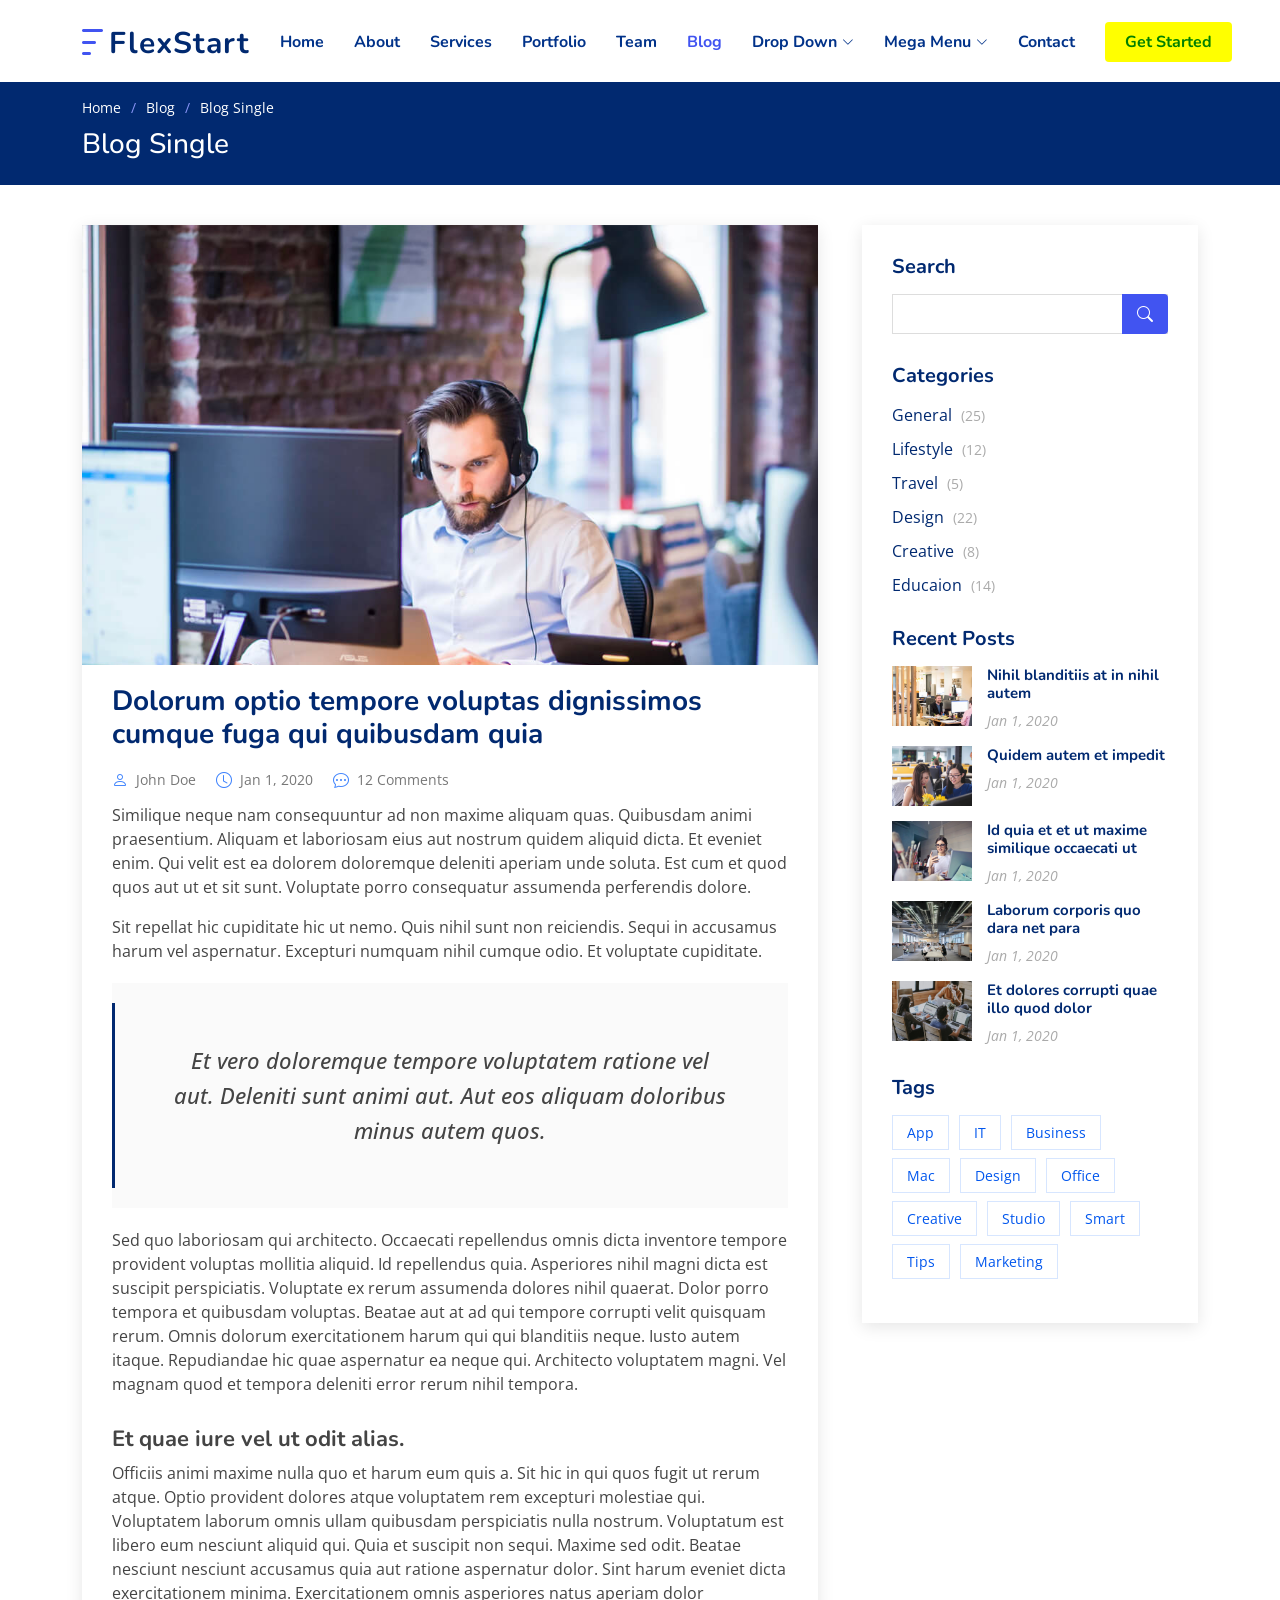
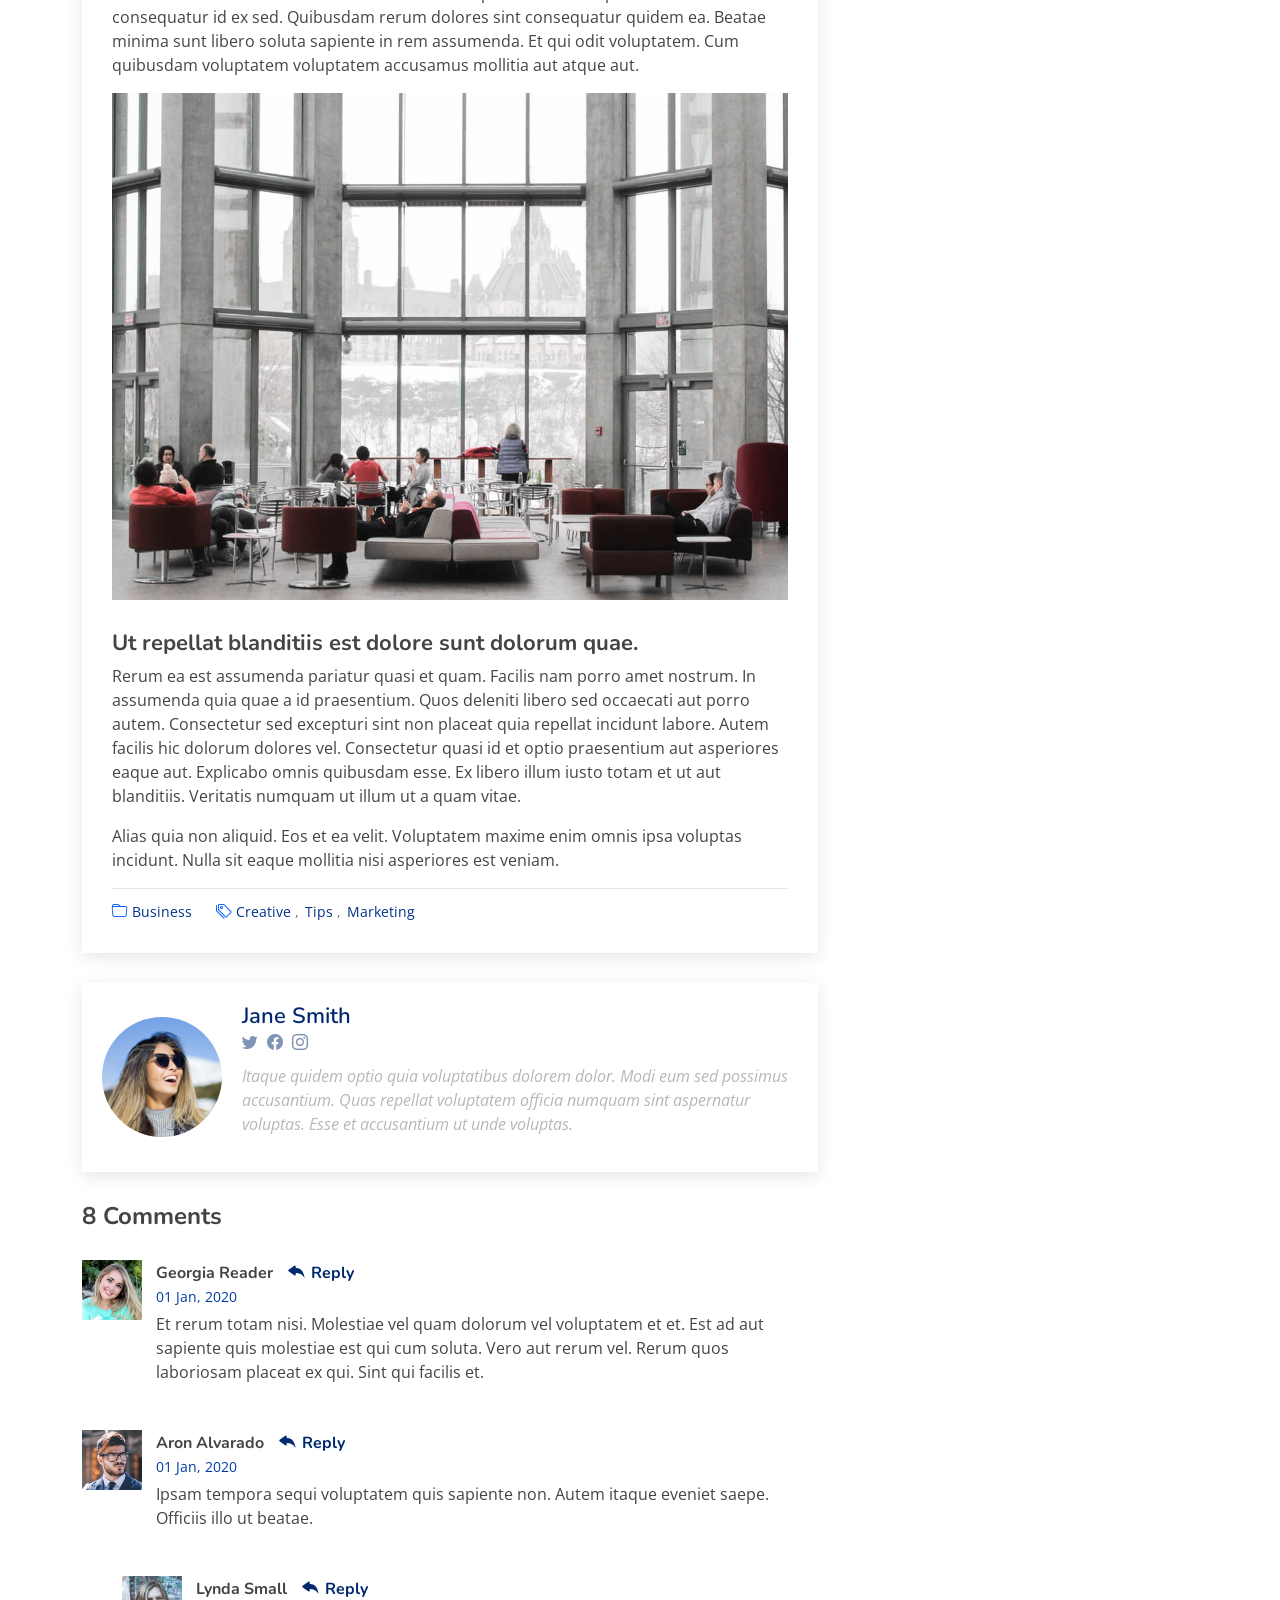
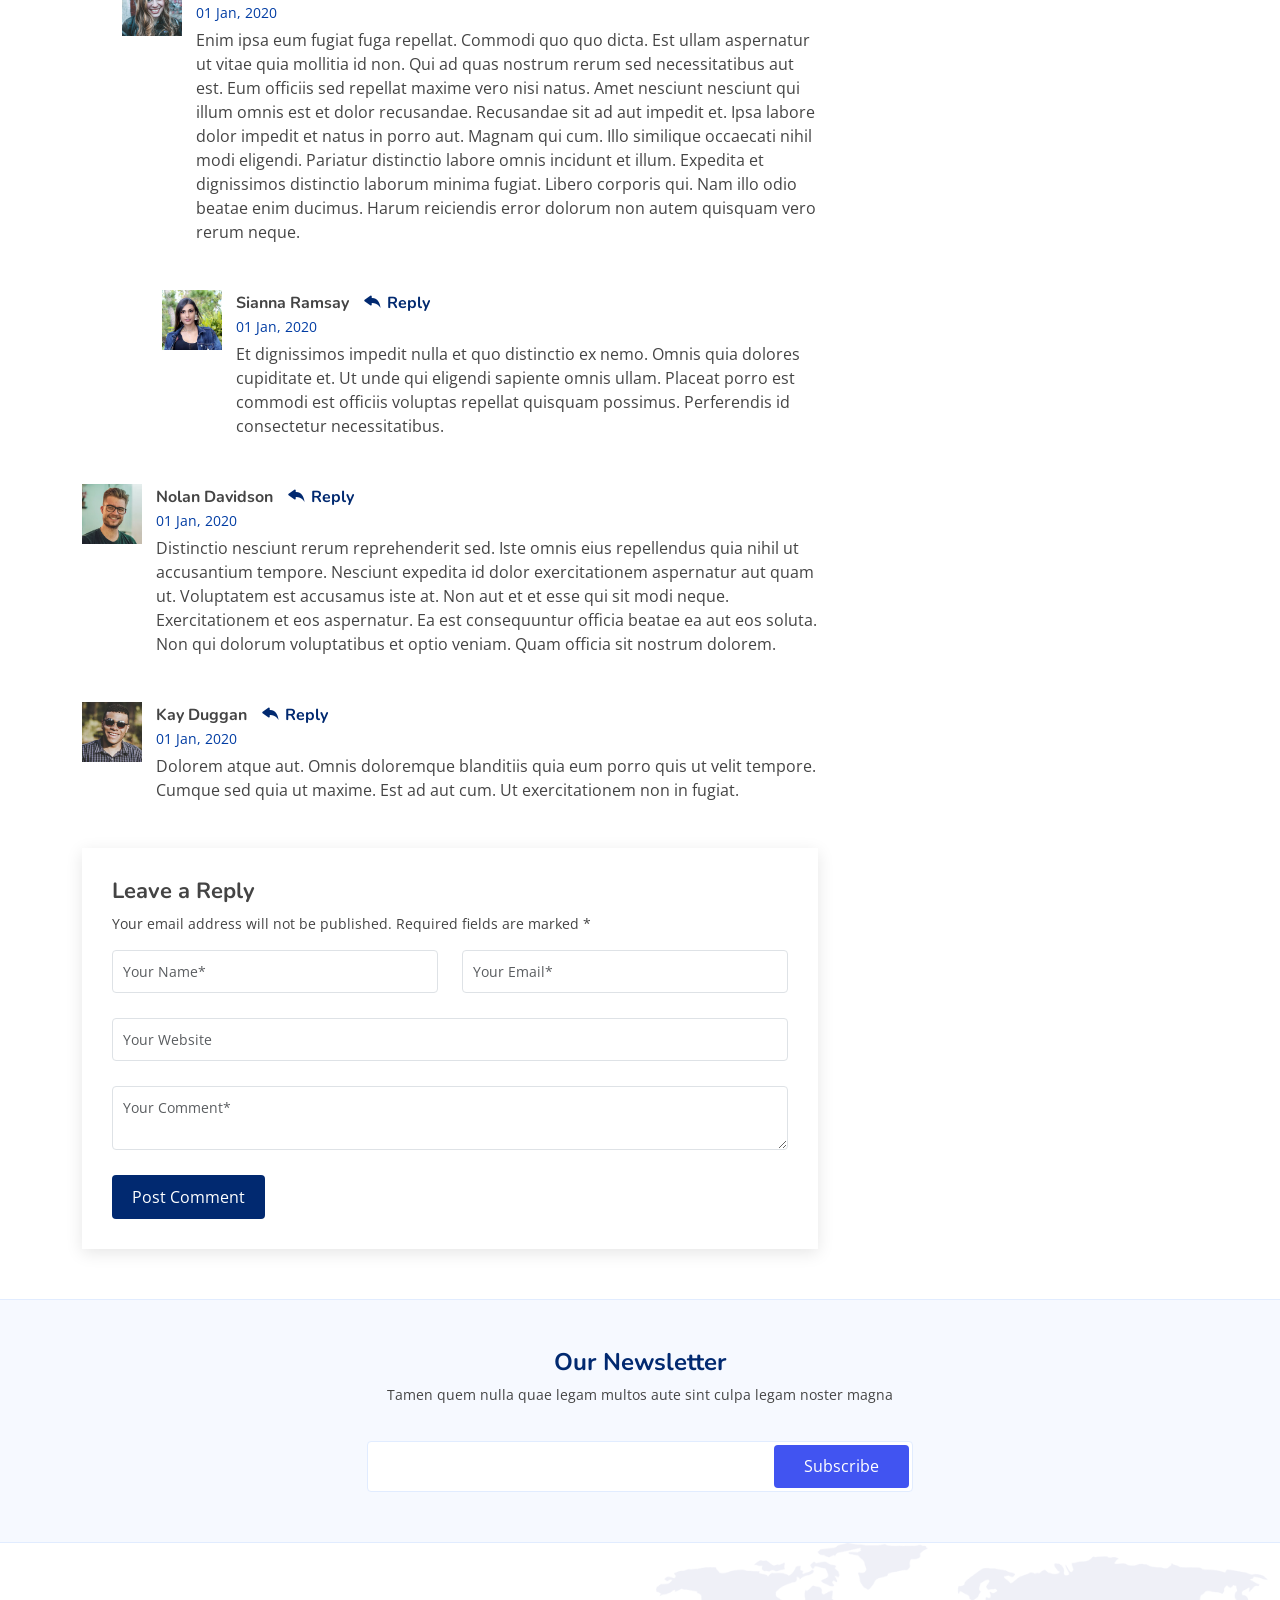
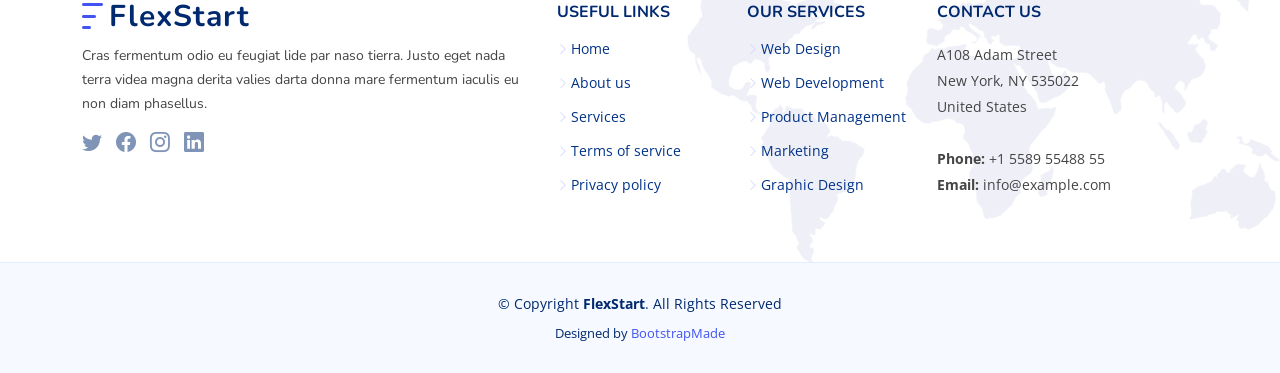
<file: blog-single.html>
<!DOCTYPE html>
<html lang="en">

<head>
  <meta charset="utf-8">
  <meta content="width=device-width, initial-scale=1.0" name="viewport">

  <title>Blog Single - FlexStart Bootstrap Template</title>
  <meta content="" name="description">
  <meta content="" name="keywords">

  <!-- Favicons -->
  <link href="assets/img/favicon.png" rel="icon">
  <link href="assets/img/apple-touch-icon.png" rel="apple-touch-icon">

  <!-- Google Fonts -->
  <link href="https://fonts.googleapis.com/css?family=Open+Sans:300,300i,400,400i,600,600i,700,700i|Nunito:300,300i,400,400i,600,600i,700,700i|Poppins:300,300i,400,400i,500,500i,600,600i,700,700i" rel="stylesheet">

  <!-- Vendor CSS Files -->
  <link href="assets/vendor/aos/aos.css" rel="stylesheet">
  <link href="assets/vendor/bootstrap/css/bootstrap.min.css" rel="stylesheet">
  <link href="assets/vendor/bootstrap-icons/bootstrap-icons.css" rel="stylesheet">
  <link href="assets/vendor/glightbox/css/glightbox.min.css" rel="stylesheet">
  <link href="assets/vendor/remixicon/remixicon.css" rel="stylesheet">
  <link href="assets/vendor/swiper/swiper-bundle.min.css" rel="stylesheet">

  <!-- Template Main CSS File -->
  <link href="assets/css/style.css" rel="stylesheet">

  <!-- =======================================================
  * Template Name: FlexStart
  * Updated: Jan 09 2024 with Bootstrap v5.3.2
  * Template URL: https://bootstrapmade.com/flexstart-bootstrap-startup-template/
  * Author: BootstrapMade.com
  * License: https://bootstrapmade.com/license/
  ======================================================== -->
</head>

<body>

  <!-- ======= Header ======= -->
  <header id="header" class="header fixed-top">
    <div class="container-fluid container-xl d-flex align-items-center justify-content-between">

      <a href="index.html" class="logo d-flex align-items-center">
        <img src="assets/img/logo.png" alt="">
        <span>FlexStart</span>
      </a>

      <nav id="navbar" class="navbar">
        <ul>
          <li><a class="nav-link scrollto " href="#hero">Home</a></li>
          <li><a class="nav-link scrollto" href="#about">About</a></li>
          <li><a class="nav-link scrollto" href="#services">Services</a></li>
          <li><a class="nav-link scrollto" href="#portfolio">Portfolio</a></li>
          <li><a class="nav-link scrollto" href="#team">Team</a></li>
          <li><a class="active" href="blog.html">Blog</a></li>
          <li class="dropdown"><a href="#"><span>Drop Down</span> <i class="bi bi-chevron-down"></i></a>
            <ul>
              <li><a href="#">Drop Down 1</a></li>
              <li class="dropdown"><a href="#"><span>Deep Drop Down</span> <i class="bi bi-chevron-right"></i></a>
                <ul>
                  <li><a href="#">Deep Drop Down 1</a></li>
                  <li><a href="#">Deep Drop Down 2</a></li>
                  <li><a href="#">Deep Drop Down 3</a></li>
                  <li><a href="#">Deep Drop Down 4</a></li>
                  <li><a href="#">Deep Drop Down 5</a></li>
                </ul>
              </li>
              <li><a href="#">Drop Down 2</a></li>
              <li><a href="#">Drop Down 3</a></li>
              <li><a href="#">Drop Down 4</a></li>
            </ul>
          </li>

          <li class="dropdown megamenu"><a href="#"><span>Mega Menu</span> <i class="bi bi-chevron-down"></i></a>
            <ul>
              <li>
                <a href="#">Column 1 link 1</a>
                <a href="#">Column 1 link 2</a>
                <a href="#">Column 1 link 3</a>
              </li>
              <li>
                <a href="#">Column 2 link 1</a>
                <a href="#">Column 2 link 2</a>
                <a href="#">Column 3 link 3</a>
              </li>
              <li>
                <a href="#">Column 3 link 1</a>
                <a href="#">Column 3 link 2</a>
                <a href="#">Column 3 link 3</a>
              </li>
              <li>
                <a href="#">Column 4 link 1</a>
                <a href="#">Column 4 link 2</a>
                <a href="#">Column 4 link 3</a>
              </li>
            </ul>
          </li>

          <li><a class="nav-link scrollto" href="#contact">Contact</a></li>
          <li><a class="getstarted scrollto" href="#about">Get Started</a></li>
        </ul>
        <i class="bi bi-list mobile-nav-toggle"></i>
      </nav><!-- .navbar -->

    </div>
  </header><!-- End Header -->

  <main id="main">

    <!-- ======= Breadcrumbs ======= -->
    <section class="breadcrumbs">
      <div class="container">

        <ol>
          <li><a href="index.html">Home</a></li>
          <li><a href="blog.html">Blog</a></li>
          <li>Blog Single</li>
        </ol>
        <h2>Blog Single</h2>

      </div>
    </section><!-- End Breadcrumbs -->

    <!-- ======= Blog Single Section ======= -->
    <section id="blog" class="blog">
      <div class="container" data-aos="fade-up">

        <div class="row">

          <div class="col-lg-8 entries">

            <article class="entry entry-single">

              <div class="entry-img">
                <img src="assets/img/blog/blog-1.jpg" alt="" class="img-fluid">
              </div>

              <h2 class="entry-title">
                <a href="blog-single.html">Dolorum optio tempore voluptas dignissimos cumque fuga qui quibusdam quia</a>
              </h2>

              <div class="entry-meta">
                <ul>
                  <li class="d-flex align-items-center"><i class="bi bi-person"></i> <a href="blog-single.html">John Doe</a></li>
                  <li class="d-flex align-items-center"><i class="bi bi-clock"></i> <a href="blog-single.html"><time datetime="2020-01-01">Jan 1, 2020</time></a></li>
                  <li class="d-flex align-items-center"><i class="bi bi-chat-dots"></i> <a href="blog-single.html">12 Comments</a></li>
                </ul>
              </div>

              <div class="entry-content">
                <p>
                  Similique neque nam consequuntur ad non maxime aliquam quas. Quibusdam animi praesentium. Aliquam et laboriosam eius aut nostrum quidem aliquid dicta.
                  Et eveniet enim. Qui velit est ea dolorem doloremque deleniti aperiam unde soluta. Est cum et quod quos aut ut et sit sunt. Voluptate porro consequatur assumenda perferendis dolore.
                </p>

                <p>
                  Sit repellat hic cupiditate hic ut nemo. Quis nihil sunt non reiciendis. Sequi in accusamus harum vel aspernatur. Excepturi numquam nihil cumque odio. Et voluptate cupiditate.
                </p>

                <blockquote>
                  <p>
                    Et vero doloremque tempore voluptatem ratione vel aut. Deleniti sunt animi aut. Aut eos aliquam doloribus minus autem quos.
                  </p>
                </blockquote>

                <p>
                  Sed quo laboriosam qui architecto. Occaecati repellendus omnis dicta inventore tempore provident voluptas mollitia aliquid. Id repellendus quia. Asperiores nihil magni dicta est suscipit perspiciatis. Voluptate ex rerum assumenda dolores nihil quaerat.
                  Dolor porro tempora et quibusdam voluptas. Beatae aut at ad qui tempore corrupti velit quisquam rerum. Omnis dolorum exercitationem harum qui qui blanditiis neque.
                  Iusto autem itaque. Repudiandae hic quae aspernatur ea neque qui. Architecto voluptatem magni. Vel magnam quod et tempora deleniti error rerum nihil tempora.
                </p>

                <h3>Et quae iure vel ut odit alias.</h3>
                <p>
                  Officiis animi maxime nulla quo et harum eum quis a. Sit hic in qui quos fugit ut rerum atque. Optio provident dolores atque voluptatem rem excepturi molestiae qui. Voluptatem laborum omnis ullam quibusdam perspiciatis nulla nostrum. Voluptatum est libero eum nesciunt aliquid qui.
                  Quia et suscipit non sequi. Maxime sed odit. Beatae nesciunt nesciunt accusamus quia aut ratione aspernatur dolor. Sint harum eveniet dicta exercitationem minima. Exercitationem omnis asperiores natus aperiam dolor consequatur id ex sed. Quibusdam rerum dolores sint consequatur quidem ea.
                  Beatae minima sunt libero soluta sapiente in rem assumenda. Et qui odit voluptatem. Cum quibusdam voluptatem voluptatem accusamus mollitia aut atque aut.
                </p>
                <img src="assets/img/blog/blog-inside-post.jpg" class="img-fluid" alt="">

                <h3>Ut repellat blanditiis est dolore sunt dolorum quae.</h3>
                <p>
                  Rerum ea est assumenda pariatur quasi et quam. Facilis nam porro amet nostrum. In assumenda quia quae a id praesentium. Quos deleniti libero sed occaecati aut porro autem. Consectetur sed excepturi sint non placeat quia repellat incidunt labore. Autem facilis hic dolorum dolores vel.
                  Consectetur quasi id et optio praesentium aut asperiores eaque aut. Explicabo omnis quibusdam esse. Ex libero illum iusto totam et ut aut blanditiis. Veritatis numquam ut illum ut a quam vitae.
                </p>
                <p>
                  Alias quia non aliquid. Eos et ea velit. Voluptatem maxime enim omnis ipsa voluptas incidunt. Nulla sit eaque mollitia nisi asperiores est veniam.
                </p>

              </div>

              <div class="entry-footer">
                <i class="bi bi-folder"></i>
                <ul class="cats">
                  <li><a href="#">Business</a></li>
                </ul>

                <i class="bi bi-tags"></i>
                <ul class="tags">
                  <li><a href="#">Creative</a></li>
                  <li><a href="#">Tips</a></li>
                  <li><a href="#">Marketing</a></li>
                </ul>
              </div>

            </article><!-- End blog entry -->

            <div class="blog-author d-flex align-items-center">
              <img src="assets/img/blog/blog-author.jpg" class="rounded-circle float-left" alt="">
              <div>
                <h4>Jane Smith</h4>
                <div class="social-links">
                  <a href="https://twitters.com/#"><i class="bi bi-twitter"></i></a>
                  <a href="https://facebook.com/#"><i class="bi bi-facebook"></i></a>
                  <a href="https://instagram.com/#"><i class="biu bi-instagram"></i></a>
                </div>
                <p>
                  Itaque quidem optio quia voluptatibus dolorem dolor. Modi eum sed possimus accusantium. Quas repellat voluptatem officia numquam sint aspernatur voluptas. Esse et accusantium ut unde voluptas.
                </p>
              </div>
            </div><!-- End blog author bio -->

            <div class="blog-comments">

              <h4 class="comments-count">8 Comments</h4>

              <div id="comment-1" class="comment">
                <div class="d-flex">
                  <div class="comment-img"><img src="assets/img/blog/comments-1.jpg" alt=""></div>
                  <div>
                    <h5><a href="">Georgia Reader</a> <a href="#" class="reply"><i class="bi bi-reply-fill"></i> Reply</a></h5>
                    <time datetime="2020-01-01">01 Jan, 2020</time>
                    <p>
                      Et rerum totam nisi. Molestiae vel quam dolorum vel voluptatem et et. Est ad aut sapiente quis molestiae est qui cum soluta.
                      Vero aut rerum vel. Rerum quos laboriosam placeat ex qui. Sint qui facilis et.
                    </p>
                  </div>
                </div>
              </div><!-- End comment #1 -->

              <div id="comment-2" class="comment">
                <div class="d-flex">
                  <div class="comment-img"><img src="assets/img/blog/comments-2.jpg" alt=""></div>
                  <div>
                    <h5><a href="">Aron Alvarado</a> <a href="#" class="reply"><i class="bi bi-reply-fill"></i> Reply</a></h5>
                    <time datetime="2020-01-01">01 Jan, 2020</time>
                    <p>
                      Ipsam tempora sequi voluptatem quis sapiente non. Autem itaque eveniet saepe. Officiis illo ut beatae.
                    </p>
                  </div>
                </div>

                <div id="comment-reply-1" class="comment comment-reply">
                  <div class="d-flex">
                    <div class="comment-img"><img src="assets/img/blog/comments-3.jpg" alt=""></div>
                    <div>
                      <h5><a href="">Lynda Small</a> <a href="#" class="reply"><i class="bi bi-reply-fill"></i> Reply</a></h5>
                      <time datetime="2020-01-01">01 Jan, 2020</time>
                      <p>
                        Enim ipsa eum fugiat fuga repellat. Commodi quo quo dicta. Est ullam aspernatur ut vitae quia mollitia id non. Qui ad quas nostrum rerum sed necessitatibus aut est. Eum officiis sed repellat maxime vero nisi natus. Amet nesciunt nesciunt qui illum omnis est et dolor recusandae.

                        Recusandae sit ad aut impedit et. Ipsa labore dolor impedit et natus in porro aut. Magnam qui cum. Illo similique occaecati nihil modi eligendi. Pariatur distinctio labore omnis incidunt et illum. Expedita et dignissimos distinctio laborum minima fugiat.

                        Libero corporis qui. Nam illo odio beatae enim ducimus. Harum reiciendis error dolorum non autem quisquam vero rerum neque.
                      </p>
                    </div>
                  </div>

                  <div id="comment-reply-2" class="comment comment-reply">
                    <div class="d-flex">
                      <div class="comment-img"><img src="assets/img/blog/comments-4.jpg" alt=""></div>
                      <div>
                        <h5><a href="">Sianna Ramsay</a> <a href="#" class="reply"><i class="bi bi-reply-fill"></i> Reply</a></h5>
                        <time datetime="2020-01-01">01 Jan, 2020</time>
                        <p>
                          Et dignissimos impedit nulla et quo distinctio ex nemo. Omnis quia dolores cupiditate et. Ut unde qui eligendi sapiente omnis ullam. Placeat porro est commodi est officiis voluptas repellat quisquam possimus. Perferendis id consectetur necessitatibus.
                        </p>
                      </div>
                    </div>

                  </div><!-- End comment reply #2-->

                </div><!-- End comment reply #1-->

              </div><!-- End comment #2-->

              <div id="comment-3" class="comment">
                <div class="d-flex">
                  <div class="comment-img"><img src="assets/img/blog/comments-5.jpg" alt=""></div>
                  <div>
                    <h5><a href="">Nolan Davidson</a> <a href="#" class="reply"><i class="bi bi-reply-fill"></i> Reply</a></h5>
                    <time datetime="2020-01-01">01 Jan, 2020</time>
                    <p>
                      Distinctio nesciunt rerum reprehenderit sed. Iste omnis eius repellendus quia nihil ut accusantium tempore. Nesciunt expedita id dolor exercitationem aspernatur aut quam ut. Voluptatem est accusamus iste at.
                      Non aut et et esse qui sit modi neque. Exercitationem et eos aspernatur. Ea est consequuntur officia beatae ea aut eos soluta. Non qui dolorum voluptatibus et optio veniam. Quam officia sit nostrum dolorem.
                    </p>
                  </div>
                </div>

              </div><!-- End comment #3 -->

              <div id="comment-4" class="comment">
                <div class="d-flex">
                  <div class="comment-img"><img src="assets/img/blog/comments-6.jpg" alt=""></div>
                  <div>
                    <h5><a href="">Kay Duggan</a> <a href="#" class="reply"><i class="bi bi-reply-fill"></i> Reply</a></h5>
                    <time datetime="2020-01-01">01 Jan, 2020</time>
                    <p>
                      Dolorem atque aut. Omnis doloremque blanditiis quia eum porro quis ut velit tempore. Cumque sed quia ut maxime. Est ad aut cum. Ut exercitationem non in fugiat.
                    </p>
                  </div>
                </div>

              </div><!-- End comment #4 -->

              <div class="reply-form">
                <h4>Leave a Reply</h4>
                <p>Your email address will not be published. Required fields are marked * </p>
                <form action="">
                  <div class="row">
                    <div class="col-md-6 form-group">
                      <input name="name" type="text" class="form-control" placeholder="Your Name*">
                    </div>
                    <div class="col-md-6 form-group">
                      <input name="email" type="text" class="form-control" placeholder="Your Email*">
                    </div>
                  </div>
                  <div class="row">
                    <div class="col form-group">
                      <input name="website" type="text" class="form-control" placeholder="Your Website">
                    </div>
                  </div>
                  <div class="row">
                    <div class="col form-group">
                      <textarea name="comment" class="form-control" placeholder="Your Comment*"></textarea>
                    </div>
                  </div>
                  <button type="submit" class="btn btn-primary">Post Comment</button>

                </form>

              </div>

            </div><!-- End blog comments -->

          </div><!-- End blog entries list -->

          <div class="col-lg-4">

            <div class="sidebar">

              <h3 class="sidebar-title">Search</h3>
              <div class="sidebar-item search-form">
                <form action="">
                  <input type="text">
                  <button type="submit"><i class="bi bi-search"></i></button>
                </form>
              </div><!-- End sidebar search formn-->

              <h3 class="sidebar-title">Categories</h3>
              <div class="sidebar-item categories">
                <ul>
                  <li><a href="#">General <span>(25)</span></a></li>
                  <li><a href="#">Lifestyle <span>(12)</span></a></li>
                  <li><a href="#">Travel <span>(5)</span></a></li>
                  <li><a href="#">Design <span>(22)</span></a></li>
                  <li><a href="#">Creative <span>(8)</span></a></li>
                  <li><a href="#">Educaion <span>(14)</span></a></li>
                </ul>
              </div><!-- End sidebar categories-->

              <h3 class="sidebar-title">Recent Posts</h3>
              <div class="sidebar-item recent-posts">
                <div class="post-item clearfix">
                  <img src="assets/img/blog/blog-recent-1.jpg" alt="">
                  <h4><a href="blog-single.html">Nihil blanditiis at in nihil autem</a></h4>
                  <time datetime="2020-01-01">Jan 1, 2020</time>
                </div>

                <div class="post-item clearfix">
                  <img src="assets/img/blog/blog-recent-2.jpg" alt="">
                  <h4><a href="blog-single.html">Quidem autem et impedit</a></h4>
                  <time datetime="2020-01-01">Jan 1, 2020</time>
                </div>

                <div class="post-item clearfix">
                  <img src="assets/img/blog/blog-recent-3.jpg" alt="">
                  <h4><a href="blog-single.html">Id quia et et ut maxime similique occaecati ut</a></h4>
                  <time datetime="2020-01-01">Jan 1, 2020</time>
                </div>

                <div class="post-item clearfix">
                  <img src="assets/img/blog/blog-recent-4.jpg" alt="">
                  <h4><a href="blog-single.html">Laborum corporis quo dara net para</a></h4>
                  <time datetime="2020-01-01">Jan 1, 2020</time>
                </div>

                <div class="post-item clearfix">
                  <img src="assets/img/blog/blog-recent-5.jpg" alt="">
                  <h4><a href="blog-single.html">Et dolores corrupti quae illo quod dolor</a></h4>
                  <time datetime="2020-01-01">Jan 1, 2020</time>
                </div>

              </div><!-- End sidebar recent posts-->

              <h3 class="sidebar-title">Tags</h3>
              <div class="sidebar-item tags">
                <ul>
                  <li><a href="#">App</a></li>
                  <li><a href="#">IT</a></li>
                  <li><a href="#">Business</a></li>
                  <li><a href="#">Mac</a></li>
                  <li><a href="#">Design</a></li>
                  <li><a href="#">Office</a></li>
                  <li><a href="#">Creative</a></li>
                  <li><a href="#">Studio</a></li>
                  <li><a href="#">Smart</a></li>
                  <li><a href="#">Tips</a></li>
                  <li><a href="#">Marketing</a></li>
                </ul>
              </div><!-- End sidebar tags-->

            </div><!-- End sidebar -->

          </div><!-- End blog sidebar -->

        </div>

      </div>
    </section><!-- End Blog Single Section -->

  </main><!-- End #main -->

  <!-- ======= Footer ======= -->
  <footer id="footer" class="footer">

    <div class="footer-newsletter">
      <div class="container">
        <div class="row justify-content-center">
          <div class="col-lg-12 text-center">
            <h4>Our Newsletter</h4>
            <p>Tamen quem nulla quae legam multos aute sint culpa legam noster magna</p>
          </div>
          <div class="col-lg-6">
            <form action="" method="post">
              <input type="email" name="email"><input type="submit" value="Subscribe">
            </form>
          </div>
        </div>
      </div>
    </div>

    <div class="footer-top">
      <div class="container">
        <div class="row gy-4">
          <div class="col-lg-5 col-md-12 footer-info">
            <a href="index.html" class="logo d-flex align-items-center">
              <img src="assets/img/logo.png" alt="">
              <span>FlexStart</span>
            </a>
            <p>Cras fermentum odio eu feugiat lide par naso tierra. Justo eget nada terra videa magna derita valies darta donna mare fermentum iaculis eu non diam phasellus.</p>
            <div class="social-links mt-3">
              <a href="#" class="twitter"><i class="bi bi-twitter"></i></a>
              <a href="#" class="facebook"><i class="bi bi-facebook"></i></a>
              <a href="#" class="instagram"><i class="bi bi-instagram"></i></a>
              <a href="#" class="linkedin"><i class="bi bi-linkedin"></i></a>
            </div>
          </div>

          <div class="col-lg-2 col-6 footer-links">
            <h4>Useful Links</h4>
            <ul>
              <li><i class="bi bi-chevron-right"></i> <a href="#">Home</a></li>
              <li><i class="bi bi-chevron-right"></i> <a href="#">About us</a></li>
              <li><i class="bi bi-chevron-right"></i> <a href="#">Services</a></li>
              <li><i class="bi bi-chevron-right"></i> <a href="#">Terms of service</a></li>
              <li><i class="bi bi-chevron-right"></i> <a href="#">Privacy policy</a></li>
            </ul>
          </div>

          <div class="col-lg-2 col-6 footer-links">
            <h4>Our Services</h4>
            <ul>
              <li><i class="bi bi-chevron-right"></i> <a href="#">Web Design</a></li>
              <li><i class="bi bi-chevron-right"></i> <a href="#">Web Development</a></li>
              <li><i class="bi bi-chevron-right"></i> <a href="#">Product Management</a></li>
              <li><i class="bi bi-chevron-right"></i> <a href="#">Marketing</a></li>
              <li><i class="bi bi-chevron-right"></i> <a href="#">Graphic Design</a></li>
            </ul>
          </div>

          <div class="col-lg-3 col-md-12 footer-contact text-center text-md-start">
            <h4>Contact Us</h4>
            <p>
              A108 Adam Street <br>
              New York, NY 535022<br>
              United States <br><br>
              <strong>Phone:</strong> +1 5589 55488 55<br>
              <strong>Email:</strong> info@example.com<br>
            </p>

          </div>

        </div>
      </div>
    </div>

    <div class="container">
      <div class="copyright">
        &copy; Copyright <strong><span>FlexStart</span></strong>. All Rights Reserved
      </div>
      <div class="credits">
        <!-- All the links in the footer should remain intact. -->
        <!-- You can delete the links only if you purchased the pro version. -->
        <!-- Licensing information: https://bootstrapmade.com/license/ -->
        <!-- Purchase the pro version with working PHP/AJAX contact form: https://bootstrapmade.com/flexstart-bootstrap-startup-template/ -->
        Designed by <a href="https://bootstrapmade.com/">BootstrapMade</a>
      </div>
    </div>
  </footer><!-- End Footer -->

  <a href="#" class="back-to-top d-flex align-items-center justify-content-center"><i class="bi bi-arrow-up-short"></i></a>

  <!-- Vendor JS Files -->
  <script src="assets/vendor/purecounter/purecounter_vanilla.js"></script>
  <script src="assets/vendor/aos/aos.js"></script>
  <script src="assets/vendor/bootstrap/js/bootstrap.bundle.min.js"></script>
  <script src="assets/vendor/glightbox/js/glightbox.min.js"></script>
  <script src="assets/vendor/isotope-layout/isotope.pkgd.min.js"></script>
  <script src="assets/vendor/swiper/swiper-bundle.min.js"></script>
  <script src="assets/vendor/php-email-form/validate.js"></script>

  <!-- Template Main JS File -->
  <script src="assets/js/main.js"></script>

</body>

</html>
</file>
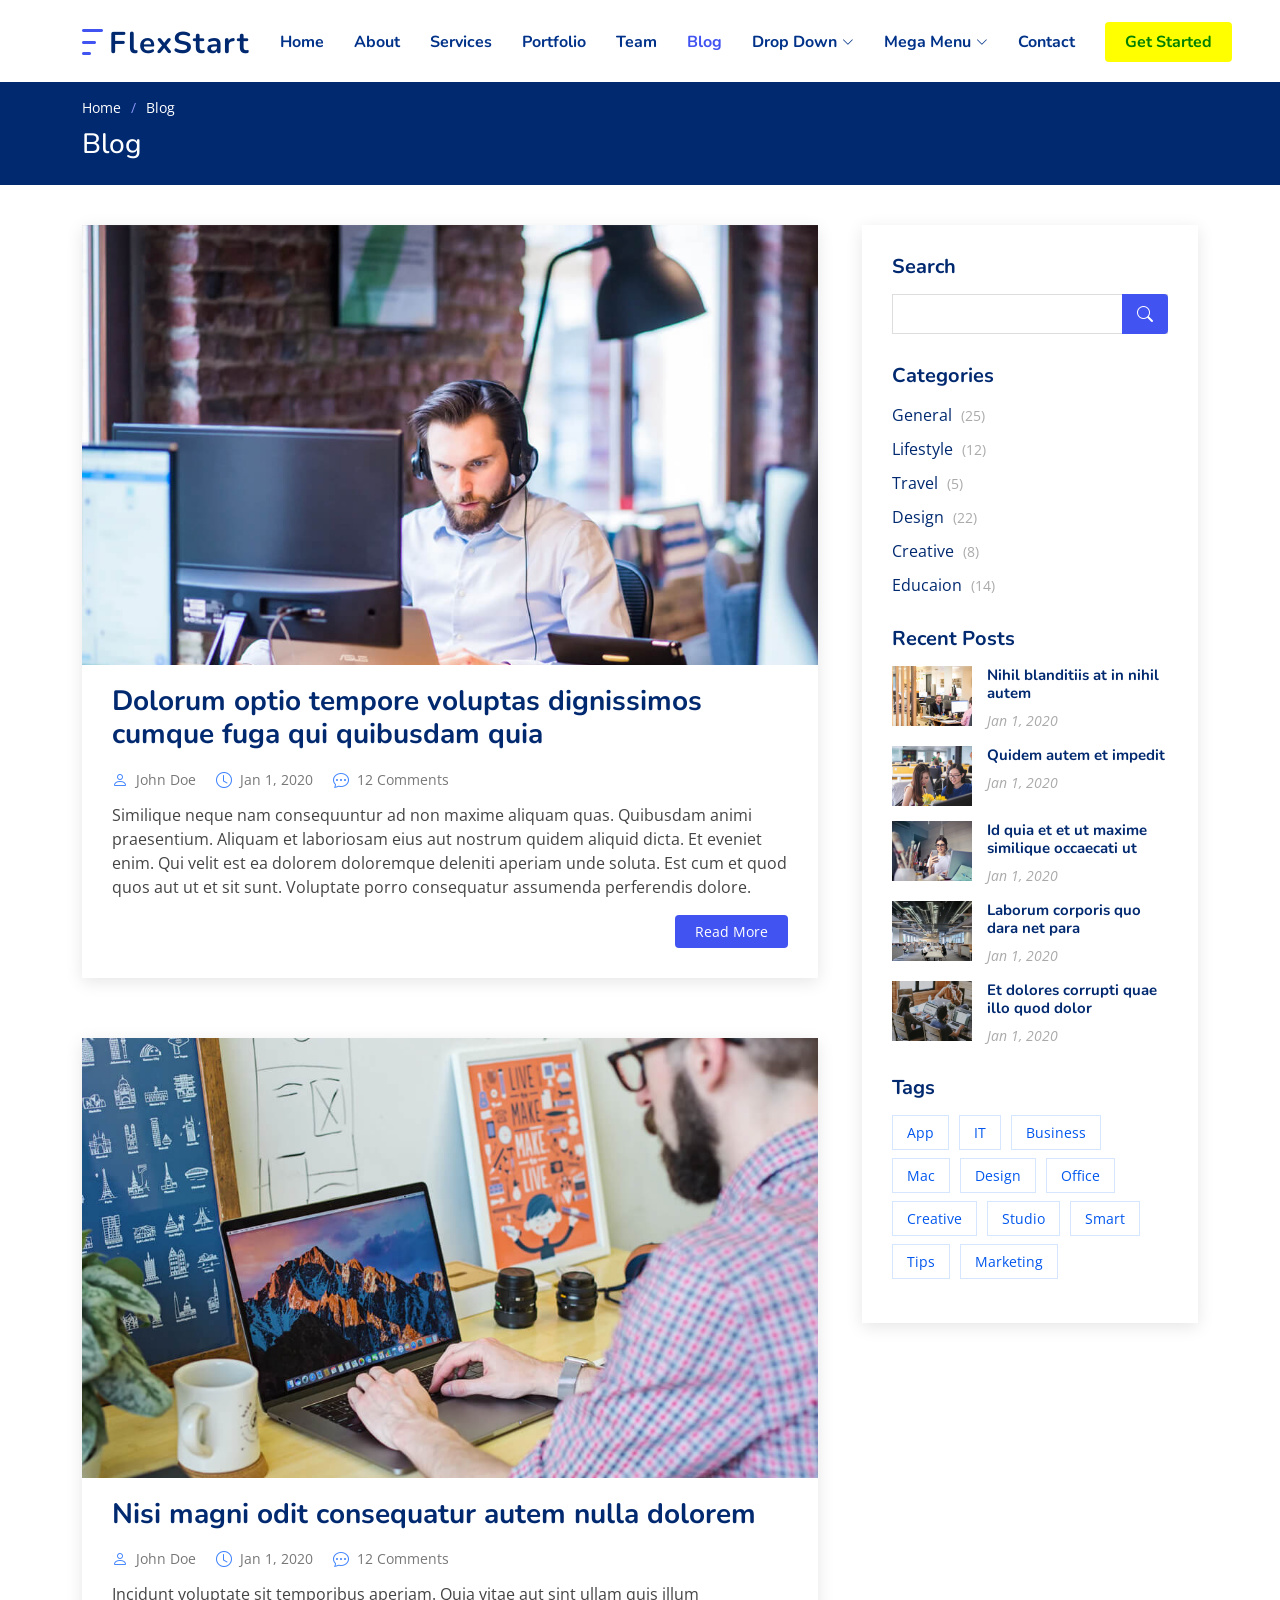
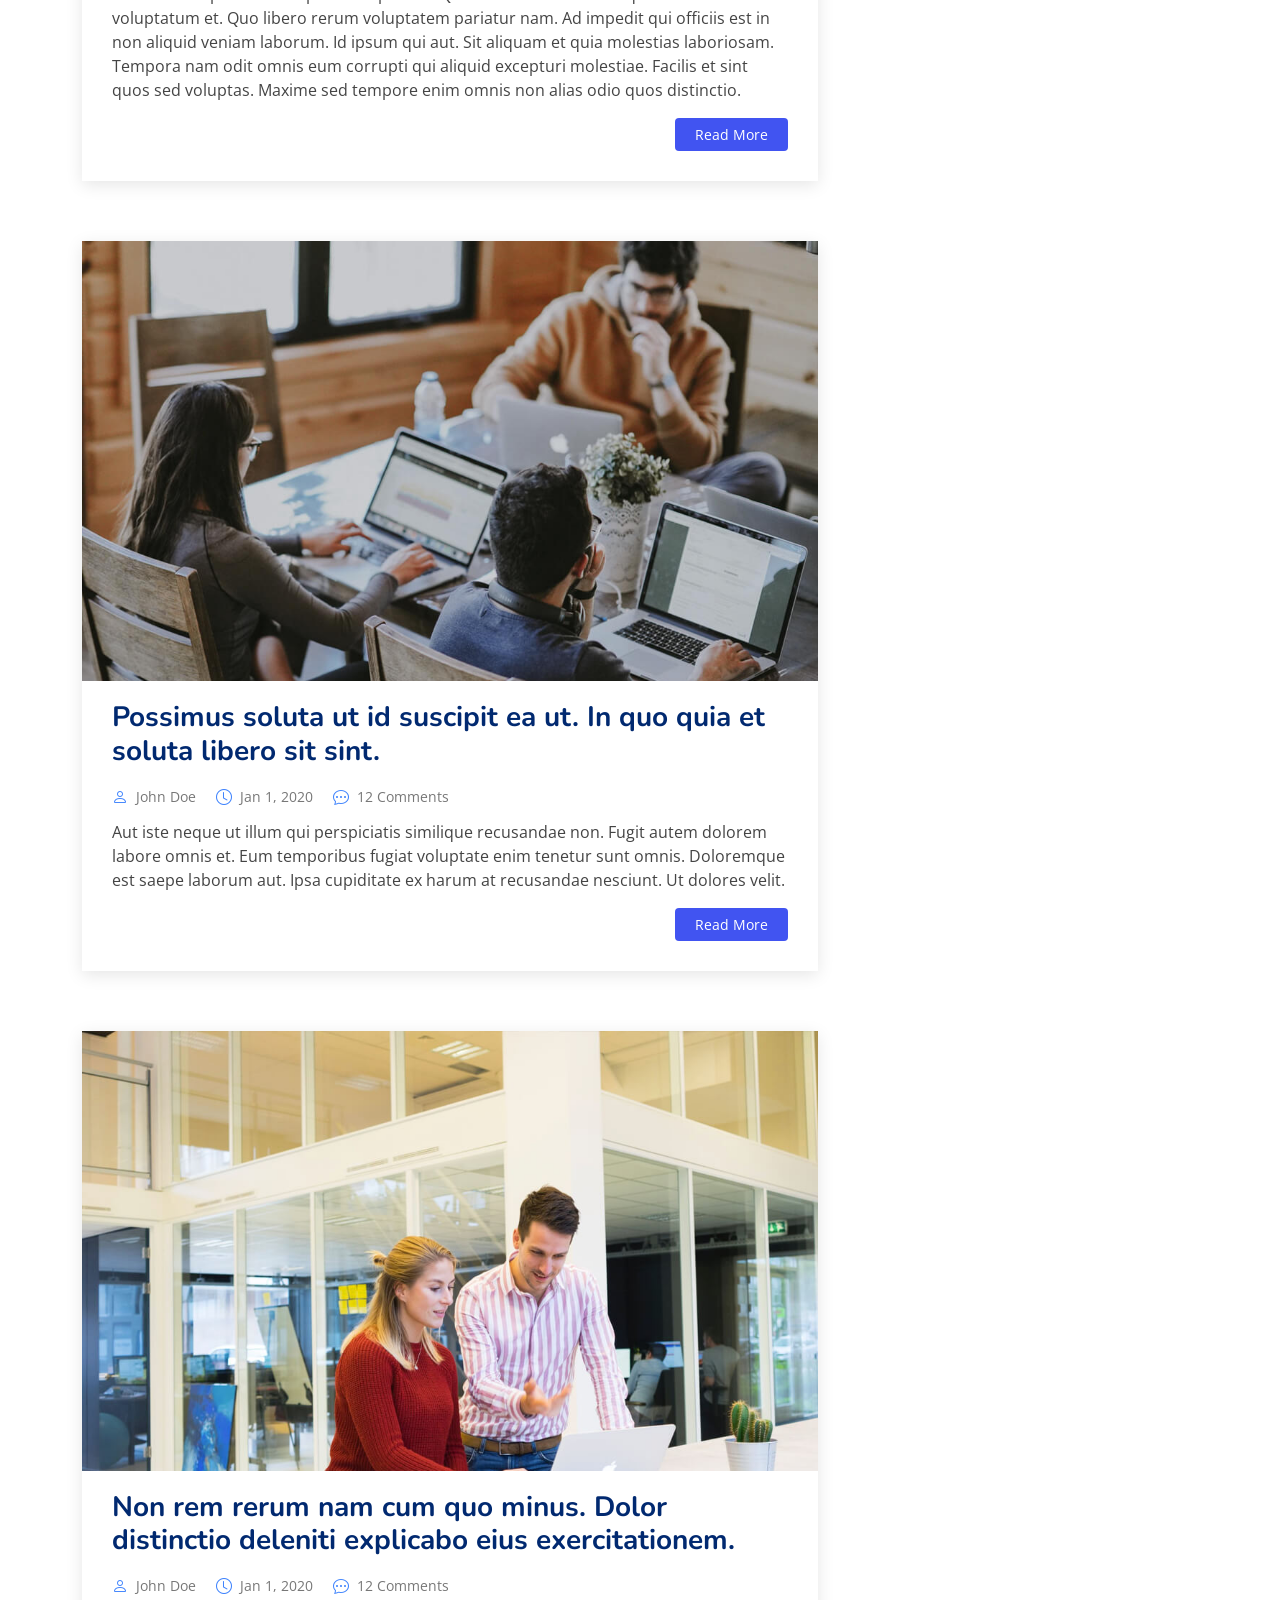
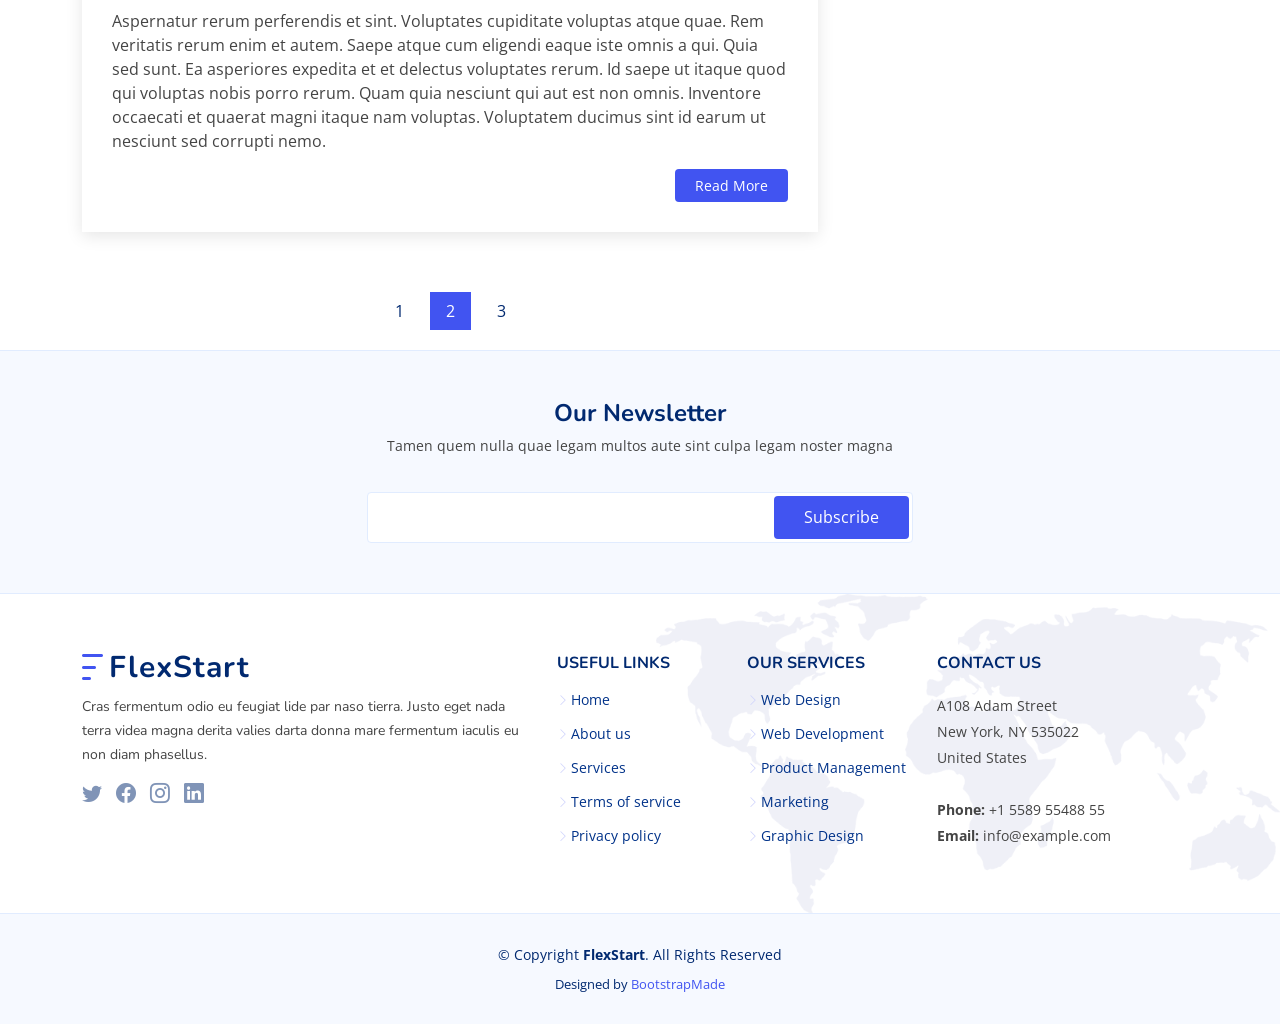
<file: blog.html>
<!DOCTYPE html>
<html lang="en">

<head>
  <meta charset="utf-8">
  <meta content="width=device-width, initial-scale=1.0" name="viewport">

  <title>Blog - FlexStart Bootstrap Template</title>
  <meta content="" name="description">
  <meta content="" name="keywords">

  <!-- Favicons -->
  <link href="assets/img/favicon.png" rel="icon">
  <link href="assets/img/apple-touch-icon.png" rel="apple-touch-icon">

  <!-- Google Fonts -->
  <link href="https://fonts.googleapis.com/css?family=Open+Sans:300,300i,400,400i,600,600i,700,700i|Nunito:300,300i,400,400i,600,600i,700,700i|Poppins:300,300i,400,400i,500,500i,600,600i,700,700i" rel="stylesheet">

  <!-- Vendor CSS Files -->
  <link href="assets/vendor/aos/aos.css" rel="stylesheet">
  <link href="assets/vendor/bootstrap/css/bootstrap.min.css" rel="stylesheet">
  <link href="assets/vendor/bootstrap-icons/bootstrap-icons.css" rel="stylesheet">
  <link href="assets/vendor/glightbox/css/glightbox.min.css" rel="stylesheet">
  <link href="assets/vendor/remixicon/remixicon.css" rel="stylesheet">
  <link href="assets/vendor/swiper/swiper-bundle.min.css" rel="stylesheet">

  <!-- Template Main CSS File -->
  <link href="assets/css/style.css" rel="stylesheet">

  <!-- =======================================================
  * Template Name: FlexStart
  * Updated: Jan 09 2024 with Bootstrap v5.3.2
  * Template URL: https://bootstrapmade.com/flexstart-bootstrap-startup-template/
  * Author: BootstrapMade.com
  * License: https://bootstrapmade.com/license/
  ======================================================== -->
</head>

<body>

  <!-- ======= Header ======= -->
  <header id="header" class="header fixed-top">
    <div class="container-fluid container-xl d-flex align-items-center justify-content-between">

      <a href="index.html" class="logo d-flex align-items-center">
        <img src="assets/img/logo.png" alt="">
        <span>FlexStart</span>
      </a>

      <nav id="navbar" class="navbar">
        <ul>
          <li><a class="nav-link scrollto " href="#hero">Home</a></li>
          <li><a class="nav-link scrollto" href="#about">About</a></li>
          <li><a class="nav-link scrollto" href="#services">Services</a></li>
          <li><a class="nav-link scrollto" href="#portfolio">Portfolio</a></li>
          <li><a class="nav-link scrollto" href="#team">Team</a></li>
          <li><a class="active" href="blog.html">Blog</a></li>
          <li class="dropdown"><a href="#"><span>Drop Down</span> <i class="bi bi-chevron-down"></i></a>
            <ul>
              <li><a href="#">Drop Down 1</a></li>
              <li class="dropdown"><a href="#"><span>Deep Drop Down</span> <i class="bi bi-chevron-right"></i></a>
                <ul>
                  <li><a href="#">Deep Drop Down 1</a></li>
                  <li><a href="#">Deep Drop Down 2</a></li>
                  <li><a href="#">Deep Drop Down 3</a></li>
                  <li><a href="#">Deep Drop Down 4</a></li>
                  <li><a href="#">Deep Drop Down 5</a></li>
                </ul>
              </li>
              <li><a href="#">Drop Down 2</a></li>
              <li><a href="#">Drop Down 3</a></li>
              <li><a href="#">Drop Down 4</a></li>
            </ul>
          </li>

          <li class="dropdown megamenu"><a href="#"><span>Mega Menu</span> <i class="bi bi-chevron-down"></i></a>
            <ul>
              <li>
                <a href="#">Column 1 link 1</a>
                <a href="#">Column 1 link 2</a>
                <a href="#">Column 1 link 3</a>
              </li>
              <li>
                <a href="#">Column 2 link 1</a>
                <a href="#">Column 2 link 2</a>
                <a href="#">Column 3 link 3</a>
              </li>
              <li>
                <a href="#">Column 3 link 1</a>
                <a href="#">Column 3 link 2</a>
                <a href="#">Column 3 link 3</a>
              </li>
              <li>
                <a href="#">Column 4 link 1</a>
                <a href="#">Column 4 link 2</a>
                <a href="#">Column 4 link 3</a>
              </li>
            </ul>
          </li>

          <li><a class="nav-link scrollto" href="#contact">Contact</a></li>
          <li><a class="getstarted scrollto" href="#about">Get Started</a></li>
        </ul>
        <i class="bi bi-list mobile-nav-toggle"></i>
      </nav><!-- .navbar -->

    </div>
  </header><!-- End Header -->

  <main id="main">

    <!-- ======= Breadcrumbs ======= -->
    <section class="breadcrumbs">
      <div class="container">

        <ol>
          <li><a href="index.html">Home</a></li>
          <li>Blog</li>
        </ol>
        <h2>Blog</h2>

      </div>
    </section><!-- End Breadcrumbs -->

    <!-- ======= Blog Section ======= -->
    <section id="blog" class="blog">
      <div class="container" data-aos="fade-up">

        <div class="row">

          <div class="col-lg-8 entries">

            <article class="entry">

              <div class="entry-img">
                <img src="assets/img/blog/blog-1.jpg" alt="" class="img-fluid">
              </div>

              <h2 class="entry-title">
                <a href="blog-single.html">Dolorum optio tempore voluptas dignissimos cumque fuga qui quibusdam quia</a>
              </h2>

              <div class="entry-meta">
                <ul>
                  <li class="d-flex align-items-center"><i class="bi bi-person"></i> <a href="blog-single.html">John Doe</a></li>
                  <li class="d-flex align-items-center"><i class="bi bi-clock"></i> <a href="blog-single.html"><time datetime="2020-01-01">Jan 1, 2020</time></a></li>
                  <li class="d-flex align-items-center"><i class="bi bi-chat-dots"></i> <a href="blog-single.html">12 Comments</a></li>
                </ul>
              </div>

              <div class="entry-content">
                <p>
                  Similique neque nam consequuntur ad non maxime aliquam quas. Quibusdam animi praesentium. Aliquam et laboriosam eius aut nostrum quidem aliquid dicta.
                  Et eveniet enim. Qui velit est ea dolorem doloremque deleniti aperiam unde soluta. Est cum et quod quos aut ut et sit sunt. Voluptate porro consequatur assumenda perferendis dolore.
                </p>
                <div class="read-more">
                  <a href="blog-single.html">Read More</a>
                </div>
              </div>

            </article><!-- End blog entry -->

            <article class="entry">

              <div class="entry-img">
                <img src="assets/img/blog/blog-2.jpg" alt="" class="img-fluid">
              </div>

              <h2 class="entry-title">
                <a href="blog-single.html">Nisi magni odit consequatur autem nulla dolorem</a>
              </h2>

              <div class="entry-meta">
                <ul>
                  <li class="d-flex align-items-center"><i class="bi bi-person"></i> <a href="blog-single.html">John Doe</a></li>
                  <li class="d-flex align-items-center"><i class="bi bi-clock"></i> <a href="blog-single.html"><time datetime="2020-01-01">Jan 1, 2020</time></a></li>
                  <li class="d-flex align-items-center"><i class="bi bi-chat-dots"></i> <a href="blog-single.html">12 Comments</a></li>
                </ul>
              </div>

              <div class="entry-content">
                <p>
                  Incidunt voluptate sit temporibus aperiam. Quia vitae aut sint ullam quis illum voluptatum et. Quo libero rerum voluptatem pariatur nam.
                  Ad impedit qui officiis est in non aliquid veniam laborum. Id ipsum qui aut. Sit aliquam et quia molestias laboriosam. Tempora nam odit omnis eum corrupti qui aliquid excepturi molestiae. Facilis et sint quos sed voluptas. Maxime sed tempore enim omnis non alias odio quos distinctio.
                </p>
                <div class="read-more">
                  <a href="blog-single.html">Read More</a>
                </div>
              </div>

            </article><!-- End blog entry -->

            <article class="entry">

              <div class="entry-img">
                <img src="assets/img/blog/blog-3.jpg" alt="" class="img-fluid">
              </div>

              <h2 class="entry-title">
                <a href="blog-single.html">Possimus soluta ut id suscipit ea ut. In quo quia et soluta libero sit sint.</a>
              </h2>

              <div class="entry-meta">
                <ul>
                  <li class="d-flex align-items-center"><i class="bi bi-person"></i> <a href="blog-single.html">John Doe</a></li>
                  <li class="d-flex align-items-center"><i class="bi bi-clock"></i> <a href="blog-single.html"><time datetime="2020-01-01">Jan 1, 2020</time></a></li>
                  <li class="d-flex align-items-center"><i class="bi bi-chat-dots"></i> <a href="blog-single.html">12 Comments</a></li>
                </ul>
              </div>

              <div class="entry-content">
                <p>
                  Aut iste neque ut illum qui perspiciatis similique recusandae non. Fugit autem dolorem labore omnis et. Eum temporibus fugiat voluptate enim tenetur sunt omnis.
                  Doloremque est saepe laborum aut. Ipsa cupiditate ex harum at recusandae nesciunt. Ut dolores velit.
                </p>
                <div class="read-more">
                  <a href="blog-single.html">Read More</a>
                </div>
              </div>

            </article><!-- End blog entry -->

            <article class="entry">

              <div class="entry-img">
                <img src="assets/img/blog/blog-4.jpg" alt="" class="img-fluid">
              </div>

              <h2 class="entry-title">
                <a href="blog-single.html">Non rem rerum nam cum quo minus. Dolor distinctio deleniti explicabo eius exercitationem.</a>
              </h2>

              <div class="entry-meta">
                <ul>
                  <li class="d-flex align-items-center"><i class="bi bi-person"></i> <a href="blog-single.html">John Doe</a></li>
                  <li class="d-flex align-items-center"><i class="bi bi-clock"></i> <a href="blog-single.html"><time datetime="2020-01-01">Jan 1, 2020</time></a></li>
                  <li class="d-flex align-items-center"><i class="bi bi-chat-dots"></i> <a href="blog-single.html">12 Comments</a></li>
                </ul>
              </div>

              <div class="entry-content">
                <p>
                  Aspernatur rerum perferendis et sint. Voluptates cupiditate voluptas atque quae. Rem veritatis rerum enim et autem. Saepe atque cum eligendi eaque iste omnis a qui.
                  Quia sed sunt. Ea asperiores expedita et et delectus voluptates rerum. Id saepe ut itaque quod qui voluptas nobis porro rerum. Quam quia nesciunt qui aut est non omnis. Inventore occaecati et quaerat magni itaque nam voluptas. Voluptatem ducimus sint id earum ut nesciunt sed corrupti nemo.
                </p>
                <div class="read-more">
                  <a href="blog-single.html">Read More</a>
                </div>
              </div>

            </article><!-- End blog entry -->

            <div class="blog-pagination">
              <ul class="justify-content-center">
                <li><a href="#">1</a></li>
                <li class="active"><a href="#">2</a></li>
                <li><a href="#">3</a></li>
              </ul>
            </div>

          </div><!-- End blog entries list -->

          <div class="col-lg-4">

            <div class="sidebar">

              <h3 class="sidebar-title">Search</h3>
              <div class="sidebar-item search-form">
                <form action="">
                  <input type="text">
                  <button type="submit"><i class="bi bi-search"></i></button>
                </form>
              </div><!-- End sidebar search formn-->

              <h3 class="sidebar-title">Categories</h3>
              <div class="sidebar-item categories">
                <ul>
                  <li><a href="#">General <span>(25)</span></a></li>
                  <li><a href="#">Lifestyle <span>(12)</span></a></li>
                  <li><a href="#">Travel <span>(5)</span></a></li>
                  <li><a href="#">Design <span>(22)</span></a></li>
                  <li><a href="#">Creative <span>(8)</span></a></li>
                  <li><a href="#">Educaion <span>(14)</span></a></li>
                </ul>
              </div><!-- End sidebar categories-->

              <h3 class="sidebar-title">Recent Posts</h3>
              <div class="sidebar-item recent-posts">
                <div class="post-item clearfix">
                  <img src="assets/img/blog/blog-recent-1.jpg" alt="">
                  <h4><a href="blog-single.html">Nihil blanditiis at in nihil autem</a></h4>
                  <time datetime="2020-01-01">Jan 1, 2020</time>
                </div>

                <div class="post-item clearfix">
                  <img src="assets/img/blog/blog-recent-2.jpg" alt="">
                  <h4><a href="blog-single.html">Quidem autem et impedit</a></h4>
                  <time datetime="2020-01-01">Jan 1, 2020</time>
                </div>

                <div class="post-item clearfix">
                  <img src="assets/img/blog/blog-recent-3.jpg" alt="">
                  <h4><a href="blog-single.html">Id quia et et ut maxime similique occaecati ut</a></h4>
                  <time datetime="2020-01-01">Jan 1, 2020</time>
                </div>

                <div class="post-item clearfix">
                  <img src="assets/img/blog/blog-recent-4.jpg" alt="">
                  <h4><a href="blog-single.html">Laborum corporis quo dara net para</a></h4>
                  <time datetime="2020-01-01">Jan 1, 2020</time>
                </div>

                <div class="post-item clearfix">
                  <img src="assets/img/blog/blog-recent-5.jpg" alt="">
                  <h4><a href="blog-single.html">Et dolores corrupti quae illo quod dolor</a></h4>
                  <time datetime="2020-01-01">Jan 1, 2020</time>
                </div>

              </div><!-- End sidebar recent posts-->

              <h3 class="sidebar-title">Tags</h3>
              <div class="sidebar-item tags">
                <ul>
                  <li><a href="#">App</a></li>
                  <li><a href="#">IT</a></li>
                  <li><a href="#">Business</a></li>
                  <li><a href="#">Mac</a></li>
                  <li><a href="#">Design</a></li>
                  <li><a href="#">Office</a></li>
                  <li><a href="#">Creative</a></li>
                  <li><a href="#">Studio</a></li>
                  <li><a href="#">Smart</a></li>
                  <li><a href="#">Tips</a></li>
                  <li><a href="#">Marketing</a></li>
                </ul>
              </div><!-- End sidebar tags-->

            </div><!-- End sidebar -->

          </div><!-- End blog sidebar -->

        </div>

      </div>
    </section><!-- End Blog Section -->

  </main><!-- End #main -->

  <!-- ======= Footer ======= -->
  <footer id="footer" class="footer">

    <div class="footer-newsletter">
      <div class="container">
        <div class="row justify-content-center">
          <div class="col-lg-12 text-center">
            <h4>Our Newsletter</h4>
            <p>Tamen quem nulla quae legam multos aute sint culpa legam noster magna</p>
          </div>
          <div class="col-lg-6">
            <form action="" method="post">
              <input type="email" name="email"><input type="submit" value="Subscribe">
            </form>
          </div>
        </div>
      </div>
    </div>

    <div class="footer-top">
      <div class="container">
        <div class="row gy-4">
          <div class="col-lg-5 col-md-12 footer-info">
            <a href="index.html" class="logo d-flex align-items-center">
              <img src="assets/img/logo.png" alt="">
              <span>FlexStart</span>
            </a>
            <p>Cras fermentum odio eu feugiat lide par naso tierra. Justo eget nada terra videa magna derita valies darta donna mare fermentum iaculis eu non diam phasellus.</p>
            <div class="social-links mt-3">
              <a href="#" class="twitter"><i class="bi bi-twitter"></i></a>
              <a href="#" class="facebook"><i class="bi bi-facebook"></i></a>
              <a href="#" class="instagram"><i class="bi bi-instagram"></i></a>
              <a href="#" class="linkedin"><i class="bi bi-linkedin"></i></a>
            </div>
          </div>

          <div class="col-lg-2 col-6 footer-links">
            <h4>Useful Links</h4>
            <ul>
              <li><i class="bi bi-chevron-right"></i> <a href="#">Home</a></li>
              <li><i class="bi bi-chevron-right"></i> <a href="#">About us</a></li>
              <li><i class="bi bi-chevron-right"></i> <a href="#">Services</a></li>
              <li><i class="bi bi-chevron-right"></i> <a href="#">Terms of service</a></li>
              <li><i class="bi bi-chevron-right"></i> <a href="#">Privacy policy</a></li>
            </ul>
          </div>

          <div class="col-lg-2 col-6 footer-links">
            <h4>Our Services</h4>
            <ul>
              <li><i class="bi bi-chevron-right"></i> <a href="#">Web Design</a></li>
              <li><i class="bi bi-chevron-right"></i> <a href="#">Web Development</a></li>
              <li><i class="bi bi-chevron-right"></i> <a href="#">Product Management</a></li>
              <li><i class="bi bi-chevron-right"></i> <a href="#">Marketing</a></li>
              <li><i class="bi bi-chevron-right"></i> <a href="#">Graphic Design</a></li>
            </ul>
          </div>

          <div class="col-lg-3 col-md-12 footer-contact text-center text-md-start">
            <h4>Contact Us</h4>
            <p>
              A108 Adam Street <br>
              New York, NY 535022<br>
              United States <br><br>
              <strong>Phone:</strong> +1 5589 55488 55<br>
              <strong>Email:</strong> info@example.com<br>
            </p>

          </div>

        </div>
      </div>
    </div>

    <div class="container">
      <div class="copyright">
        &copy; Copyright <strong><span>FlexStart</span></strong>. All Rights Reserved
      </div>
      <div class="credits">
        <!-- All the links in the footer should remain intact. -->
        <!-- You can delete the links only if you purchased the pro version. -->
        <!-- Licensing information: https://bootstrapmade.com/license/ -->
        <!-- Purchase the pro version with working PHP/AJAX contact form: https://bootstrapmade.com/flexstart-bootstrap-startup-template/ -->
        Designed by <a href="https://bootstrapmade.com/">BootstrapMade</a>
      </div>
    </div>
  </footer><!-- End Footer -->

  <a href="#" class="back-to-top d-flex align-items-center justify-content-center"><i class="bi bi-arrow-up-short"></i></a>

  <!-- Vendor JS Files -->
  <script src="assets/vendor/purecounter/purecounter_vanilla.js"></script>
  <script src="assets/vendor/aos/aos.js"></script>
  <script src="assets/vendor/bootstrap/js/bootstrap.bundle.min.js"></script>
  <script src="assets/vendor/glightbox/js/glightbox.min.js"></script>
  <script src="assets/vendor/isotope-layout/isotope.pkgd.min.js"></script>
  <script src="assets/vendor/swiper/swiper-bundle.min.js"></script>
  <script src="assets/vendor/php-email-form/validate.js"></script>

  <!-- Template Main JS File -->
  <script src="assets/js/main.js"></script>

</body>

</html>
</file>
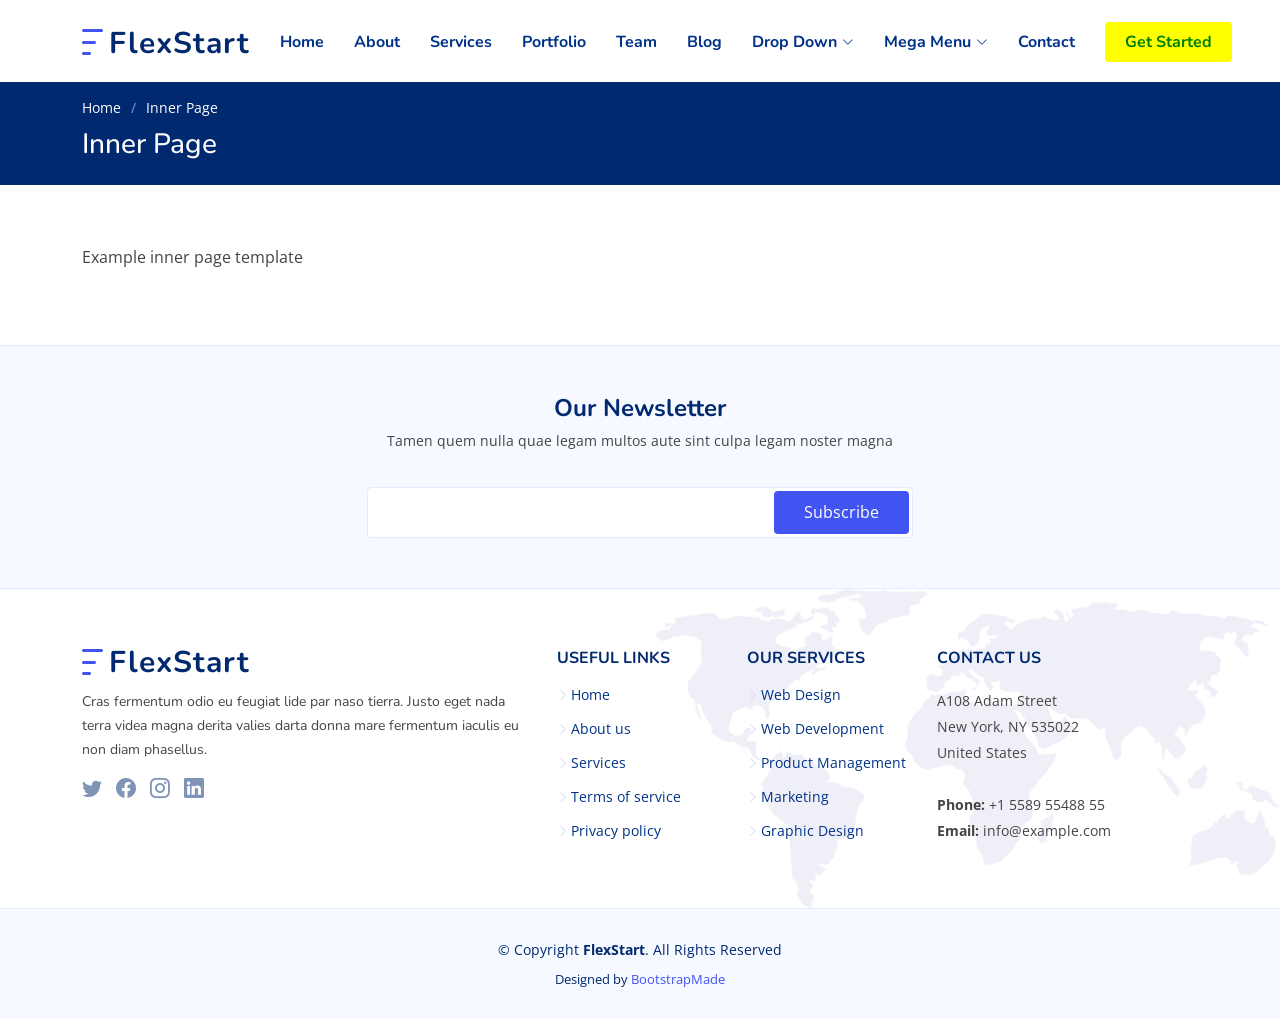
<file: inner-page.html>
<!DOCTYPE html>
<html lang="en">

<head>
  <meta charset="utf-8">
  <meta content="width=device-width, initial-scale=1.0" name="viewport">

  <title>Inner Page - FlexStart Bootstrap Template</title>
  <meta content="" name="description">
  <meta content="" name="keywords">

  <!-- Favicons -->
  <link href="assets/img/favicon.png" rel="icon">
  <link href="assets/img/apple-touch-icon.png" rel="apple-touch-icon">

  <!-- Google Fonts -->
  <link href="https://fonts.googleapis.com/css?family=Open+Sans:300,300i,400,400i,600,600i,700,700i|Nunito:300,300i,400,400i,600,600i,700,700i|Poppins:300,300i,400,400i,500,500i,600,600i,700,700i" rel="stylesheet">

  <!-- Vendor CSS Files -->
  <link href="assets/vendor/aos/aos.css" rel="stylesheet">
  <link href="assets/vendor/bootstrap/css/bootstrap.min.css" rel="stylesheet">
  <link href="assets/vendor/bootstrap-icons/bootstrap-icons.css" rel="stylesheet">
  <link href="assets/vendor/glightbox/css/glightbox.min.css" rel="stylesheet">
  <link href="assets/vendor/remixicon/remixicon.css" rel="stylesheet">
  <link href="assets/vendor/swiper/swiper-bundle.min.css" rel="stylesheet">

  <!-- Template Main CSS File -->
  <link href="assets/css/style.css" rel="stylesheet">

  <!-- =======================================================
  * Template Name: FlexStart
  * Updated: Jan 09 2024 with Bootstrap v5.3.2
  * Template URL: https://bootstrapmade.com/flexstart-bootstrap-startup-template/
  * Author: BootstrapMade.com
  * License: https://bootstrapmade.com/license/
  ======================================================== -->
</head>

<body>

  <!-- ======= Header ======= -->
  <header id="header" class="header fixed-top">
    <div class="container-fluid container-xl d-flex align-items-center justify-content-between">

      <a href="index.html" class="logo d-flex align-items-center">
        <img src="assets/img/logo.png" alt="">
        <span>FlexStart</span>
      </a>

      <nav id="navbar" class="navbar">
        <ul>
          <li><a class="nav-link scrollto " href="#hero">Home</a></li>
          <li><a class="nav-link scrollto" href="#about">About</a></li>
          <li><a class="nav-link scrollto" href="#services">Services</a></li>
          <li><a class="nav-link scrollto" href="#portfolio">Portfolio</a></li>
          <li><a class="nav-link scrollto" href="#team">Team</a></li>
          <li><a href="blog.html">Blog</a></li>
          <li class="dropdown"><a href="#"><span>Drop Down</span> <i class="bi bi-chevron-down"></i></a>
            <ul>
              <li><a href="#">Drop Down 1</a></li>
              <li class="dropdown"><a href="#"><span>Deep Drop Down</span> <i class="bi bi-chevron-right"></i></a>
                <ul>
                  <li><a href="#">Deep Drop Down 1</a></li>
                  <li><a href="#">Deep Drop Down 2</a></li>
                  <li><a href="#">Deep Drop Down 3</a></li>
                  <li><a href="#">Deep Drop Down 4</a></li>
                  <li><a href="#">Deep Drop Down 5</a></li>
                </ul>
              </li>
              <li><a href="#">Drop Down 2</a></li>
              <li><a href="#">Drop Down 3</a></li>
              <li><a href="#">Drop Down 4</a></li>
            </ul>
          </li>

          <li class="dropdown megamenu"><a href="#"><span>Mega Menu</span> <i class="bi bi-chevron-down"></i></a>
            <ul>
              <li>
                <a href="#">Column 1 link 1</a>
                <a href="#">Column 1 link 2</a>
                <a href="#">Column 1 link 3</a>
              </li>
              <li>
                <a href="#">Column 2 link 1</a>
                <a href="#">Column 2 link 2</a>
                <a href="#">Column 3 link 3</a>
              </li>
              <li>
                <a href="#">Column 3 link 1</a>
                <a href="#">Column 3 link 2</a>
                <a href="#">Column 3 link 3</a>
              </li>
              <li>
                <a href="#">Column 4 link 1</a>
                <a href="#">Column 4 link 2</a>
                <a href="#">Column 4 link 3</a>
              </li>
            </ul>
          </li>

          <li><a class="nav-link scrollto" href="#contact">Contact</a></li>
          <li><a class="getstarted scrollto" href="#about">Get Started</a></li>
        </ul>
        <i class="bi bi-list mobile-nav-toggle"></i>
      </nav><!-- .navbar -->

    </div>
  </header><!-- End Header -->

  <main id="main">

    <!-- ======= Breadcrumbs ======= -->
    <section class="breadcrumbs">
      <div class="container">

        <ol>
          <li><a href="index.html">Home</a></li>
          <li>Inner Page</li>
        </ol>
        <h2>Inner Page</h2>

      </div>
    </section><!-- End Breadcrumbs -->

    <section class="inner-page">
      <div class="container">
        <p>
          Example inner page template
        </p>
      </div>
    </section>

  </main><!-- End #main -->

  <!-- ======= Footer ======= -->
  <footer id="footer" class="footer">

    <div class="footer-newsletter">
      <div class="container">
        <div class="row justify-content-center">
          <div class="col-lg-12 text-center">
            <h4>Our Newsletter</h4>
            <p>Tamen quem nulla quae legam multos aute sint culpa legam noster magna</p>
          </div>
          <div class="col-lg-6">
            <form action="" method="post">
              <input type="email" name="email"><input type="submit" value="Subscribe">
            </form>
          </div>
        </div>
      </div>
    </div>

    <div class="footer-top">
      <div class="container">
        <div class="row gy-4">
          <div class="col-lg-5 col-md-12 footer-info">
            <a href="index.html" class="logo d-flex align-items-center">
              <img src="assets/img/logo.png" alt="">
              <span>FlexStart</span>
            </a>
            <p>Cras fermentum odio eu feugiat lide par naso tierra. Justo eget nada terra videa magna derita valies darta donna mare fermentum iaculis eu non diam phasellus.</p>
            <div class="social-links mt-3">
              <a href="#" class="twitter"><i class="bi bi-twitter"></i></a>
              <a href="#" class="facebook"><i class="bi bi-facebook"></i></a>
              <a href="#" class="instagram"><i class="bi bi-instagram"></i></a>
              <a href="#" class="linkedin"><i class="bi bi-linkedin"></i></a>
            </div>
          </div>

          <div class="col-lg-2 col-6 footer-links">
            <h4>Useful Links</h4>
            <ul>
              <li><i class="bi bi-chevron-right"></i> <a href="#">Home</a></li>
              <li><i class="bi bi-chevron-right"></i> <a href="#">About us</a></li>
              <li><i class="bi bi-chevron-right"></i> <a href="#">Services</a></li>
              <li><i class="bi bi-chevron-right"></i> <a href="#">Terms of service</a></li>
              <li><i class="bi bi-chevron-right"></i> <a href="#">Privacy policy</a></li>
            </ul>
          </div>

          <div class="col-lg-2 col-6 footer-links">
            <h4>Our Services</h4>
            <ul>
              <li><i class="bi bi-chevron-right"></i> <a href="#">Web Design</a></li>
              <li><i class="bi bi-chevron-right"></i> <a href="#">Web Development</a></li>
              <li><i class="bi bi-chevron-right"></i> <a href="#">Product Management</a></li>
              <li><i class="bi bi-chevron-right"></i> <a href="#">Marketing</a></li>
              <li><i class="bi bi-chevron-right"></i> <a href="#">Graphic Design</a></li>
            </ul>
          </div>

          <div class="col-lg-3 col-md-12 footer-contact text-center text-md-start">
            <h4>Contact Us</h4>
            <p>
              A108 Adam Street <br>
              New York, NY 535022<br>
              United States <br><br>
              <strong>Phone:</strong> +1 5589 55488 55<br>
              <strong>Email:</strong> info@example.com<br>
            </p>

          </div>

        </div>
      </div>
    </div>

    <div class="container">
      <div class="copyright">
        &copy; Copyright <strong><span>FlexStart</span></strong>. All Rights Reserved
      </div>
      <div class="credits">
        <!-- All the links in the footer should remain intact. -->
        <!-- You can delete the links only if you purchased the pro version. -->
        <!-- Licensing information: https://bootstrapmade.com/license/ -->
        <!-- Purchase the pro version with working PHP/AJAX contact form: https://bootstrapmade.com/flexstart-bootstrap-startup-template/ -->
        Designed by <a href="https://bootstrapmade.com/">BootstrapMade</a>
      </div>
    </div>
  </footer><!-- End Footer -->

  <a href="#" class="back-to-top d-flex align-items-center justify-content-center"><i class="bi bi-arrow-up-short"></i></a>

  <!-- Vendor JS Files -->
  <script src="assets/vendor/purecounter/purecounter_vanilla.js"></script>
  <script src="assets/vendor/aos/aos.js"></script>
  <script src="assets/vendor/bootstrap/js/bootstrap.bundle.min.js"></script>
  <script src="assets/vendor/glightbox/js/glightbox.min.js"></script>
  <script src="assets/vendor/isotope-layout/isotope.pkgd.min.js"></script>
  <script src="assets/vendor/swiper/swiper-bundle.min.js"></script>
  <script src="assets/vendor/php-email-form/validate.js"></script>

  <!-- Template Main JS File -->
  <script src="assets/js/main.js"></script>

</body>

</html>
</file>
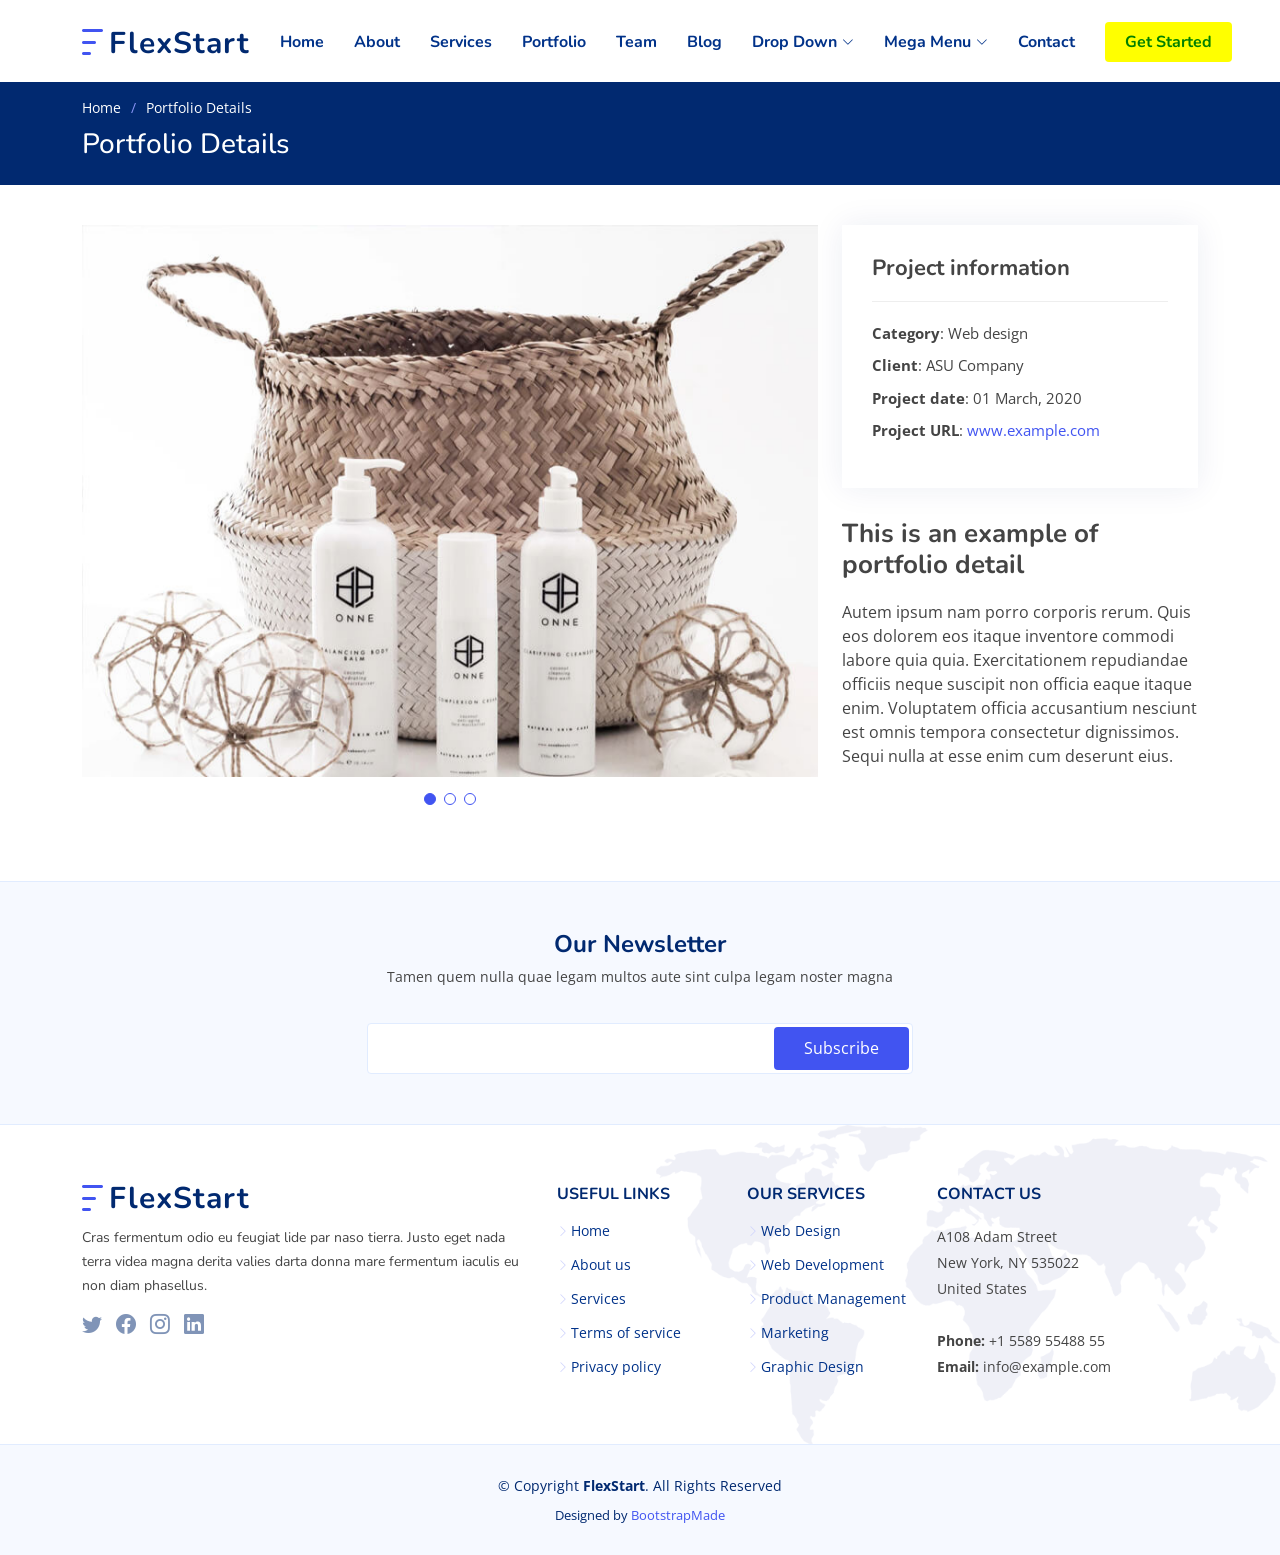
<file: portfolio-details.html>
<!DOCTYPE html>
<html lang="en">

<head>
  <meta charset="utf-8">
  <meta content="width=device-width, initial-scale=1.0" name="viewport">

  <title>Portfolio Details - FlexStart Bootstrap Template</title>
  <meta content="" name="description">
  <meta content="" name="keywords">

  <!-- Favicons -->
  <link href="assets/img/favicon.png" rel="icon">
  <link href="assets/img/apple-touch-icon.png" rel="apple-touch-icon">

  <!-- Google Fonts -->
  <link href="https://fonts.googleapis.com/css?family=Open+Sans:300,300i,400,400i,600,600i,700,700i|Nunito:300,300i,400,400i,600,600i,700,700i|Poppins:300,300i,400,400i,500,500i,600,600i,700,700i" rel="stylesheet">

  <!-- Vendor CSS Files -->
  <link href="assets/vendor/aos/aos.css" rel="stylesheet">
  <link href="assets/vendor/bootstrap/css/bootstrap.min.css" rel="stylesheet">
  <link href="assets/vendor/bootstrap-icons/bootstrap-icons.css" rel="stylesheet">
  <link href="assets/vendor/glightbox/css/glightbox.min.css" rel="stylesheet">
  <link href="assets/vendor/remixicon/remixicon.css" rel="stylesheet">
  <link href="assets/vendor/swiper/swiper-bundle.min.css" rel="stylesheet">

  <!-- Template Main CSS File -->
  <link href="assets/css/style.css" rel="stylesheet">

  <!-- =======================================================
  * Template Name: FlexStart
  * Updated: Jan 09 2024 with Bootstrap v5.3.2
  * Template URL: https://bootstrapmade.com/flexstart-bootstrap-startup-template/
  * Author: BootstrapMade.com
  * License: https://bootstrapmade.com/license/
  ======================================================== -->
</head>

<body>

  <!-- ======= Header ======= -->
  <header id="header" class="header fixed-top">
    <div class="container-fluid container-xl d-flex align-items-center justify-content-between">

      <a href="index.html" class="logo d-flex align-items-center">
        <img src="assets/img/logo.png" alt="">
        <span>FlexStart</span>
      </a>

      <nav id="navbar" class="navbar">
        <ul>
          <li><a class="nav-link scrollto " href="#hero">Home</a></li>
          <li><a class="nav-link scrollto" href="#about">About</a></li>
          <li><a class="nav-link scrollto" href="#services">Services</a></li>
          <li><a class="nav-link scrollto" href="#portfolio">Portfolio</a></li>
          <li><a class="nav-link scrollto" href="#team">Team</a></li>
          <li><a href="blog.html">Blog</a></li>
          <li class="dropdown"><a href="#"><span>Drop Down</span> <i class="bi bi-chevron-down"></i></a>
            <ul>
              <li><a href="#">Drop Down 1</a></li>
              <li class="dropdown"><a href="#"><span>Deep Drop Down</span> <i class="bi bi-chevron-right"></i></a>
                <ul>
                  <li><a href="#">Deep Drop Down 1</a></li>
                  <li><a href="#">Deep Drop Down 2</a></li>
                  <li><a href="#">Deep Drop Down 3</a></li>
                  <li><a href="#">Deep Drop Down 4</a></li>
                  <li><a href="#">Deep Drop Down 5</a></li>
                </ul>
              </li>
              <li><a href="#">Drop Down 2</a></li>
              <li><a href="#">Drop Down 3</a></li>
              <li><a href="#">Drop Down 4</a></li>
            </ul>
          </li>

          <li class="dropdown megamenu"><a href="#"><span>Mega Menu</span> <i class="bi bi-chevron-down"></i></a>
            <ul>
              <li>
                <a href="#">Column 1 link 1</a>
                <a href="#">Column 1 link 2</a>
                <a href="#">Column 1 link 3</a>
              </li>
              <li>
                <a href="#">Column 2 link 1</a>
                <a href="#">Column 2 link 2</a>
                <a href="#">Column 3 link 3</a>
              </li>
              <li>
                <a href="#">Column 3 link 1</a>
                <a href="#">Column 3 link 2</a>
                <a href="#">Column 3 link 3</a>
              </li>
              <li>
                <a href="#">Column 4 link 1</a>
                <a href="#">Column 4 link 2</a>
                <a href="#">Column 4 link 3</a>
              </li>
            </ul>
          </li>

          <li><a class="nav-link scrollto" href="#contact">Contact</a></li>
          <li><a class="getstarted scrollto" href="#about">Get Started</a></li>
        </ul>
        <i class="bi bi-list mobile-nav-toggle"></i>
      </nav><!-- .navbar -->

    </div>
  </header><!-- End Header -->

  <main id="main">

    <!-- ======= Breadcrumbs ======= -->
    <section class="breadcrumbs">
      <div class="container">

        <ol>
          <li><a href="index.html">Home</a></li>
          <li>Portfolio Details</li>
        </ol>
        <h2>Portfolio Details</h2>

      </div>
    </section><!-- End Breadcrumbs -->

    <!-- ======= Portfolio Details Section ======= -->
    <section id="portfolio-details" class="portfolio-details">
      <div class="container">

        <div class="row gy-4">

          <div class="col-lg-8">
            <div class="portfolio-details-slider swiper">
              <div class="swiper-wrapper align-items-center">

                <div class="swiper-slide">
                  <img src="assets/img/portfolio/portfolio-1.jpg" alt="">
                </div>

                <div class="swiper-slide">
                  <img src="assets/img/portfolio/portfolio-2.jpg" alt="">
                </div>

                <div class="swiper-slide">
                  <img src="assets/img/portfolio/portfolio-3.jpg" alt="">
                </div>

              </div>
              <div class="swiper-pagination"></div>
            </div>
          </div>

          <div class="col-lg-4">
            <div class="portfolio-info">
              <h3>Project information</h3>
              <ul>
                <li><strong>Category</strong>: Web design</li>
                <li><strong>Client</strong>: ASU Company</li>
                <li><strong>Project date</strong>: 01 March, 2020</li>
                <li><strong>Project URL</strong>: <a href="#">www.example.com</a></li>
              </ul>
            </div>
            <div class="portfolio-description">
              <h2>This is an example of portfolio detail</h2>
              <p>
                Autem ipsum nam porro corporis rerum. Quis eos dolorem eos itaque inventore commodi labore quia quia. Exercitationem repudiandae officiis neque suscipit non officia eaque itaque enim. Voluptatem officia accusantium nesciunt est omnis tempora consectetur dignissimos. Sequi nulla at esse enim cum deserunt eius.
              </p>
            </div>
          </div>

        </div>

      </div>
    </section><!-- End Portfolio Details Section -->

  </main><!-- End #main -->

  <!-- ======= Footer ======= -->
  <footer id="footer" class="footer">

    <div class="footer-newsletter">
      <div class="container">
        <div class="row justify-content-center">
          <div class="col-lg-12 text-center">
            <h4>Our Newsletter</h4>
            <p>Tamen quem nulla quae legam multos aute sint culpa legam noster magna</p>
          </div>
          <div class="col-lg-6">
            <form action="" method="post">
              <input type="email" name="email"><input type="submit" value="Subscribe">
            </form>
          </div>
        </div>
      </div>
    </div>

    <div class="footer-top">
      <div class="container">
        <div class="row gy-4">
          <div class="col-lg-5 col-md-12 footer-info">
            <a href="index.html" class="logo d-flex align-items-center">
              <img src="assets/img/logo.png" alt="">
              <span>FlexStart</span>
            </a>
            <p>Cras fermentum odio eu feugiat lide par naso tierra. Justo eget nada terra videa magna derita valies darta donna mare fermentum iaculis eu non diam phasellus.</p>
            <div class="social-links mt-3">
              <a href="#" class="twitter"><i class="bi bi-twitter"></i></a>
              <a href="#" class="facebook"><i class="bi bi-facebook"></i></a>
              <a href="#" class="instagram"><i class="bi bi-instagram"></i></a>
              <a href="#" class="linkedin"><i class="bi bi-linkedin"></i></a>
            </div>
          </div>

          <div class="col-lg-2 col-6 footer-links">
            <h4>Useful Links</h4>
            <ul>
              <li><i class="bi bi-chevron-right"></i> <a href="#">Home</a></li>
              <li><i class="bi bi-chevron-right"></i> <a href="#">About us</a></li>
              <li><i class="bi bi-chevron-right"></i> <a href="#">Services</a></li>
              <li><i class="bi bi-chevron-right"></i> <a href="#">Terms of service</a></li>
              <li><i class="bi bi-chevron-right"></i> <a href="#">Privacy policy</a></li>
            </ul>
          </div>

          <div class="col-lg-2 col-6 footer-links">
            <h4>Our Services</h4>
            <ul>
              <li><i class="bi bi-chevron-right"></i> <a href="#">Web Design</a></li>
              <li><i class="bi bi-chevron-right"></i> <a href="#">Web Development</a></li>
              <li><i class="bi bi-chevron-right"></i> <a href="#">Product Management</a></li>
              <li><i class="bi bi-chevron-right"></i> <a href="#">Marketing</a></li>
              <li><i class="bi bi-chevron-right"></i> <a href="#">Graphic Design</a></li>
            </ul>
          </div>

          <div class="col-lg-3 col-md-12 footer-contact text-center text-md-start">
            <h4>Contact Us</h4>
            <p>
              A108 Adam Street <br>
              New York, NY 535022<br>
              United States <br><br>
              <strong>Phone:</strong> +1 5589 55488 55<br>
              <strong>Email:</strong> info@example.com<br>
            </p>

          </div>

        </div>
      </div>
    </div>

    <div class="container">
      <div class="copyright">
        &copy; Copyright <strong><span>FlexStart</span></strong>. All Rights Reserved
      </div>
      <div class="credits">
        <!-- All the links in the footer should remain intact. -->
        <!-- You can delete the links only if you purchased the pro version. -->
        <!-- Licensing information: https://bootstrapmade.com/license/ -->
        <!-- Purchase the pro version with working PHP/AJAX contact form: https://bootstrapmade.com/flexstart-bootstrap-startup-template/ -->
        Designed by <a href="https://bootstrapmade.com/">BootstrapMade</a>
      </div>
    </div>
  </footer><!-- End Footer -->

  <a href="#" class="back-to-top d-flex align-items-center justify-content-center"><i class="bi bi-arrow-up-short"></i></a>

  <!-- Vendor JS Files -->
  <script src="assets/vendor/purecounter/purecounter_vanilla.js"></script>
  <script src="assets/vendor/aos/aos.js"></script>
  <script src="assets/vendor/bootstrap/js/bootstrap.bundle.min.js"></script>
  <script src="assets/vendor/glightbox/js/glightbox.min.js"></script>
  <script src="assets/vendor/isotope-layout/isotope.pkgd.min.js"></script>
  <script src="assets/vendor/swiper/swiper-bundle.min.js"></script>
  <script src="assets/vendor/php-email-form/validate.js"></script>

  <!-- Template Main JS File -->
  <script src="assets/js/main.js"></script>

</body>

</html>
</file>
<file: assets/css/style.css>
/**
* Template Name: FlexStart
* Updated: Jan 09 2024 with Bootstrap v5.3.2
* Template URL: https://bootstrapmade.com/flexstart-bootstrap-startup-template/
* Author: BootstrapMade.com
* License: https://bootstrapmade.com/license/
*/

/*--------------------------------------------------------------
# General
--------------------------------------------------------------*/
:root {
  scroll-behavior: smooth;
}

body {
  font-family: "Open Sans", sans-serif;
  color: #444444;
}

a {
  color: #4154f1;
  text-decoration: none;
}

a:hover {
  color: #717ff5;
  text-decoration: none;
}

h1,
h2,
h3,
h4,
h5,
h6 {
  font-family: "Nunito", sans-serif;
}

/*--------------------------------------------------------------
# Sections
--------------------------------------------------------------*/
section {
  padding: 60px 0;
  overflow: hidden;
}

.section-header {
  text-align: center;
  padding-bottom: 40px;
}

.section-header h2 {
  font-size: 13px;
  letter-spacing: 1px;
  font-weight: 700;
  margin: 0;
  color: #4154f1;
  text-transform: uppercase;
}

.section-header p {
  margin: 10px 0 0 0;
  padding: 0;
  font-size: 38px;
  line-height: 42px;
  font-weight: 700;
  color: #012970;
}

@media (max-width: 768px) {
  .section-header p {
    font-size: 28px;
    line-height: 32px;
  }
}

/*--------------------------------------------------------------
# Breadcrumbs
--------------------------------------------------------------*/
.breadcrumbs {
  padding: 15px 0;
  background: #012970;
  min-height: 40px;
  margin-top: 82px;
  color: #fff;
}

@media (max-width: 992px) {
  .breadcrumbs {
    margin-top: 57px;
  }
}

.breadcrumbs h2 {
  font-size: 28px;
  font-weight: 500;
}

.breadcrumbs ol {
  display: flex;
  flex-wrap: wrap;
  list-style: none;
  padding: 0 0 10px 0;
  margin: 0;
  font-size: 14px;
}

.breadcrumbs ol a {
  color: #fff;
  transition: 0.3s;
}

.breadcrumbs ol a:hover {
  text-decoration: underline;
}

.breadcrumbs ol li+li {
  padding-left: 10px;
}

.breadcrumbs ol li+li::before {
  display: inline-block;
  padding-right: 10px;
  color: #8894f6;
  content: "/";
}

/*--------------------------------------------------------------
# Back to top button
--------------------------------------------------------------*/
.back-to-top {
  position: fixed;
  visibility: hidden;
  opacity: 0;
  right: 15px;
  bottom: 15px;
  z-index: 99999;
  background: #4154f1;
  width: 40px;
  height: 40px;
  border-radius: 4px;
  transition: all 0.4s;
}

.back-to-top i {
  font-size: 24px;
  color: #fff;
  line-height: 0;
}

.back-to-top:hover {
  background: #6776f4;
  color: #fff;
}

.back-to-top.active {
  visibility: visible;
  opacity: 1;
}

/*--------------------------------------------------------------
# Disable aos animation delay on mobile devices
--------------------------------------------------------------*/
@media screen and (max-width: 768px) {
  [data-aos-delay] {
    transition-delay: 0 !important;
  }
}

/*--------------------------------------------------------------
# Header
--------------------------------------------------------------*/
.header {
  transition: all 0.5s;
  z-index: 997;
  padding: 20px 0;
}

.header.header-scrolled {
  background: #fff;
  padding: 15px 0;
  box-shadow: 0px 2px 20px rgba(1, 41, 112, 0.1);
}

.header .logo {
  line-height: 0;
}

.header .logo img {
  max-height: 40px;
  margin-right: 6px;
}

.header .logo span {
  font-size: 30px;
  font-weight: 700;
  letter-spacing: 1px;
  color: #012970;
  font-family: "Nunito", sans-serif;
  margin-top: 3px;
}

/*--------------------------------------------------------------
# Navigation Menu
--------------------------------------------------------------*/
/**
* Desktop Navigation 
*/
.navbar {
  padding: 0;
}

.navbar ul {
  margin: 0;
  padding: 0;
  display: flex;
  list-style: none;
  align-items: center;
}

.navbar li {
  position: relative;
}

.navbar a,
.navbar a:focus {
  display: flex;
  align-items: center;
  justify-content: space-between;
  padding: 10px 0 10px 30px;
  font-family: "Nunito", sans-serif;
  font-size: 16px;
  font-weight: 700;
  color: #013289;
  white-space: nowrap;
  transition: 0.3s;
}

.navbar a i,
.navbar a:focus i {
  font-size: 12px;
  line-height: 0;
  margin-left: 5px;
}

.navbar a:hover,
.navbar .active,
.navbar .active:focus,
.navbar li:hover>a {
  color: #4154f1;
}

.navbar .getstarted,
.navbar .getstarted:focus {
  background: yellow;
  padding: 8px 20px;
  margin-left: 30px;
  border-radius: 4px;
  color: green;
}

.navbar .getstarted:hover,
.navbar .getstarted:focus:hover {
  color: #fff;
  background: #5969f3;
}

.navbar .dropdown ul {
  display: block;
  position: absolute;
  left: 14px;
  top: calc(100% + 30px);
  margin: 0;
  padding: 10px 0;
  z-index: 99;
  opacity: 0;
  visibility: hidden;
  background: #fff;
  box-shadow: 0px 0px 30px rgba(127, 137, 161, 0.25);
  transition: 0.3s;
  border-radius: 4px;
}

.navbar .dropdown ul li {
  min-width: 200px;
}

.navbar .dropdown ul a {
  padding: 10px 20px;
  font-size: 15px;
  text-transform: none;
  font-weight: 600;
}

.navbar .dropdown ul a i {
  font-size: 12px;
}

.navbar .dropdown ul a:hover,
.navbar .dropdown ul .active:hover,
.navbar .dropdown ul li:hover>a {
  color: #4154f1;
}

.navbar .dropdown:hover>ul {
  opacity: 1;
  top: 100%;
  visibility: visible;
}

.navbar .megamenu {
  position: static;
}

.navbar .megamenu ul {
  margin-top: 5px;
  right: 0;
  padding: 10px;
  display: flex;
}

.navbar .megamenu ul li {
  flex: 1;
}

.navbar .megamenu ul li a,
.navbar .megamenu ul li:hover>a {
  color: #013289;
}

.navbar .megamenu ul li a:hover,
.navbar .megamenu ul li .active,
.navbar .megamenu ul li .active:hover {
  color: #4154f1;
}

.navbar .dropdown .dropdown ul {
  top: 0;
  left: calc(100% - 30px);
  visibility: hidden;
}

.navbar .dropdown .dropdown:hover>ul {
  opacity: 1;
  top: 0;
  left: 100%;
  visibility: visible;
}

@media (max-width: 1366px) {
  .navbar .dropdown .dropdown ul {
    left: -90%;
  }

  .navbar .dropdown .dropdown:hover>ul {
    left: -100%;
  }
}

/**
* Mobile Navigation 
*/
.mobile-nav-toggle {
  color: #012970;
  font-size: 28px;
  cursor: pointer;
  display: none;
  line-height: 0;
  transition: 0.5s;
}

.mobile-nav-toggle.bi-x {
  color: #fff;
}

@media (max-width: 1200px) {
  .mobile-nav-toggle {
    display: block;
  }

  .navbar ul {
    display: none;
  }
}

.navbar-mobile {
  position: fixed;
  overflow: hidden;
  top: 0;
  right: 0;
  left: 0;
  bottom: 0;
  background: rgba(1, 22, 61, 0.9);
  transition: 0.3s;
}

.navbar-mobile .mobile-nav-toggle {
  position: absolute;
  top: 15px;
  right: 15px;
}

.navbar-mobile ul {
  display: block;
  position: absolute;
  top: 55px;
  right: 15px;
  bottom: 15px;
  left: 15px;
  padding: 10px 0;
  border-radius: 10px;
  background-color: #fff;
  overflow-y: auto;
  transition: 0.3s;
}

.navbar-mobile a,
.navbar-mobile a:focus {
  padding: 10px 20px;
  font-size: 15px;
  color: #012970;
}

.navbar-mobile a:hover,
.navbar-mobile .active,
.navbar-mobile li:hover>a {
  color: #4154f1;
}

.navbar-mobile .getstarted,
.navbar-mobile .getstarted:focus {
  margin: 15px;
}

.navbar-mobile .dropdown ul {
  position: static;
  display: none;
  margin: 10px 20px;
  padding: 10px 0;
  z-index: 99;
  opacity: 1;
  visibility: visible;
  background: #fff;
  box-shadow: 0px 0px 30px rgba(127, 137, 161, 0.25);
}

.navbar-mobile .dropdown ul li {
  min-width: 200px;
}

.navbar-mobile .dropdown ul a {
  padding: 10px 20px;
}

.navbar-mobile .dropdown ul a i {
  font-size: 12px;
}

.navbar-mobile .dropdown ul a:hover,
.navbar-mobile .dropdown ul .active:hover,
.navbar-mobile .dropdown ul li:hover>a {
  color: #4154f1;
}

.navbar-mobile .dropdown>.dropdown-active {
  display: block;
}

/*--------------------------------------------------------------
# Hero Section
--------------------------------------------------------------*/
.hero {
  width: 100%;
  height: 100vh;
  background: url(../img/hero-bg.jpg) top center no-repeat;
  background-size: cover;
}

.hero h1 {
  margin: 0;
  font-size: 50px;
  font-weight: 700;
  color: white;
}

.hero h2 {
  color: white;
  margin: 15px 0 0 0;
  font-size: 26px;
}

.hero .btn-get-started {
  margin-top: 30px;
  line-height: 0;
  padding: 15px 40px;
  border-radius: 4px;
  transition: 0.5s;
  color: green;
  background: yellow;
  box-shadow: 0px 5px 30px rgba(65, 84, 241, 0.4);
}

.hero .btn-get-started span {
  font-family: "Nunito", sans-serif;
  font-weight: 600;
  font-size: 16px;
  letter-spacing: 1px;
}

.hero .btn-get-started i {
  margin-left: 5px;
  font-size: 18px;
  transition: 0.3s;
}

.hero .btn-get-started:hover i {
  transform: translateX(5px);
}

.hero .hero-img {
  text-align: right;
}

@media (min-width: 1024px) {
  .hero {
    background-attachment: fixed;
  }
}

@media (max-width: 991px) {
  .hero {
    height: auto;
    padding: 120px 0 60px 0;
  }

  .hero .hero-img {
    text-align: center;
    margin-top: 80px;
  }

  .hero .hero-img img {
    width: 80%;
  }
}

@media (max-width: 768px) {
  .hero {
    text-align: center;
  }

  .hero h1 {
    font-size: 32px;
  }

  .hero h2 {
    font-size: 24px;
  }

  .hero .hero-img img {
    width: 100%;
  }
}

/*--------------------------------------------------------------
# Index Page
--------------------------------------------------------------*/
/*--------------------------------------------------------------
# About
--------------------------------------------------------------*/
.about .content {
  background-color: #f6f9ff;
  padding: 40px;
}

.about h3 {
  font-size: 14px;
  font-weight: 700;
  color: #4154f1;
  text-transform: uppercase;
}

.about h2 {
  font-size: 24px;
  font-weight: 700;
  color: #012970;
}

.about p {
  margin: 15px 0 30px 0;
  line-height: 24px;
}

.about .btn-read-more {
  line-height: 0;
  padding: 15px 40px;
  border-radius: 4px;
  transition: 0.5s;
  color: #fff;
  background: #4154f1;
  box-shadow: 0px 5px 25px rgba(65, 84, 241, 0.3);
}

.about .btn-read-more span {
  font-family: "Nunito", sans-serif;
  font-weight: 600;
  font-size: 16px;
  letter-spacing: 1px;
}

.about .btn-read-more i {
  margin-left: 5px;
  font-size: 18px;
  transition: 0.3s;
}

.about .btn-read-more:hover i {
  transform: translateX(5px);
}

/*--------------------------------------------------------------
# Values
--------------------------------------------------------------*/
.values .box {
  padding: 30px;
  box-shadow: 0px 0 5px rgba(1, 41, 112, 0.08);
  text-align: center;
  transition: 0.3s;
  height: 100%;
}

.values .box img {
  padding: 30px 50px;
  transition: 0.5s;
  transform: scale(1.1);
}

.values .box h3 {
  font-size: 24px;
  color: #012970;
  font-weight: 700;
  margin-bottom: 18px;
}

.values .box:hover {
  box-shadow: 0px 0 30px rgba(1, 41, 112, 0.08);
}

.values .box:hover img {
  transform: scale(1);
}

/*--------------------------------------------------------------
# Counts
--------------------------------------------------------------*/
.counts {
  padding: 70px 0 60px;
}

.counts .count-box {
  display: flex;
  align-items: center;
  padding: 30px;
  width: 100%;
  background: #fff;
  box-shadow: 0px 0 30px rgba(1, 41, 112, 0.08);
}

.counts .count-box i {
  font-size: 42px;
  line-height: 0;
  margin-right: 20px;
  color: #4154f1;
}

.counts .count-box span {
  font-size: 36px;
  display: block;
  font-weight: 600;
  color: #0b198f;
}

.counts .count-box p {
  padding: 0;
  margin: 0;
  font-family: "Nunito", sans-serif;
  font-size: 14px;
}

/*--------------------------------------------------------------
# Features
--------------------------------------------------------------*/
.features .feature-box {
  padding: 24px 20px;
  box-shadow: 0px 0 30px rgba(1, 41, 112, 0.08);
  transition: 0.3s;
  height: 100%;
}

.features .feature-box h3 {
  font-size: 18px;
  color: #012970;
  font-weight: 700;
  margin: 0;
}

.features .feature-box i {
  line-height: 0;
  background: #ecf3ff;
  padding: 4px;
  margin-right: 10px;
  font-size: 24px;
  border-radius: 3px;
  transition: 0.3s;
}

.features .feature-box:hover i {
  background: #4154f1;
  color: #fff;
}

.features .feture-tabs {
  margin-top: 120px;
}

.features .feture-tabs h3 {
  color: #012970;
  font-weight: 700;
  font-size: 32px;
  margin-bottom: 10px;
}

@media (max-width: 768px) {
  .features .feture-tabs h3 {
    font-size: 28px;
  }
}

.features .feture-tabs .nav-pills {
  border-bottom: 1px solid #eee;
}

.features .feture-tabs .nav-link {
  background: none;
  text-transform: uppercase;
  font-size: 15px;
  font-weight: 600;
  color: #012970;
  padding: 12px 0;
  margin-right: 25px;
  margin-bottom: -2px;
  border-radius: 0;
}

.features .feture-tabs .nav-link.active {
  color: #4154f1;
  border-bottom: 3px solid #4154f1;
}

.features .feture-tabs .tab-content h4 {
  font-size: 18px;
  margin: 0;
  font-weight: 700;
  color: #012970;
}

.features .feture-tabs .tab-content i {
  font-size: 24px;
  line-height: 0;
  margin-right: 8px;
  color: #4154f1;
}

.features .feature-icons {
  margin-top: 120px;
}

.features .feature-icons h3 {
  color: #012970;
  font-weight: 700;
  font-size: 32px;
  margin-bottom: 20px;
  text-align: center;
}

@media (max-width: 768px) {
  .features .feature-icons h3 {
    font-size: 28px;
  }
}

.features .feature-icons .content .icon-box {
  display: flex;
}

.features .feature-icons .content .icon-box h4 {
  font-size: 20px;
  font-weight: 700;
  margin: 0 0 10px 0;
  color: #012970;
}

.features .feature-icons .content .icon-box i {
  font-size: 44px;
  line-height: 44px;
  color: #0245bc;
  margin-right: 15px;
}

.features .feature-icons .content .icon-box p {
  font-size: 15px;
  color: #848484;
}

/*--------------------------------------------------------------
# Services
--------------------------------------------------------------*/
.services .service-box {
  box-shadow: 0px 0 30px rgba(1, 41, 112, 0.08);
  height: 100%;
  padding: 60px 30px;
  text-align: center;
  transition: 0.3s;
  border-radius: 5px;
}

.services .service-box .icon {
  font-size: 36px;
  padding: 40px 20px;
  border-radius: 4px;
  position: relative;
  margin-bottom: 25px;
  display: inline-block;
  line-height: 0;
  transition: 0.3s;
}

.services .service-box h3 {
  color: #444444;
  font-weight: 700;
}

.services .service-box .read-more {
  display: inline-flex;
  align-items: center;
  justify-content: center;
  font-weight: 600;
  font-size: 16px;
  padding: 8px 20px;
}

.services .service-box .read-more i {
  line-height: 0;
  margin-left: 5px;
  font-size: 18px;
}

.services .service-box.blue {
  border-bottom: 3px solid #2db6fa;
}

.services .service-box.blue .icon {
  color: #2db6fa;
  background: #dbf3fe;
}

.services .service-box.blue .read-more {
  color: #2db6fa;
}

.services .service-box.blue:hover {
  background: #2db6fa;
}

.services .service-box.orange {
  border-bottom: 3px solid #f68c09;
}

.services .service-box.orange .icon {
  color: #f68c09;
  background: #fde3c4;
}

.services .service-box.orange .read-more {
  color: #f68c09;
}

.services .service-box.orange:hover {
  background: #f68c09;
}

.services .service-box.green {
  border-bottom: 3px solid #08da4e;
}

.services .service-box.green .icon {
  color: #08da4e;
  background: #cffddf;
}

.services .service-box.green .read-more {
  color: #08da4e;
}

.services .service-box.green:hover {
  background: #08da4e;
}

.services .service-box.red {
  border-bottom: 3px solid #e9222c;
}

.services .service-box.red .icon {
  color: #e9222c;
  background: #fef7f8;
}

.services .service-box.red .read-more {
  color: #e9222c;
}

.services .service-box.red:hover {
  background: #e9222c;
}

.services .service-box.purple {
  border-bottom: 3px solid #b50edf;
}

.services .service-box.purple .icon {
  color: #b50edf;
  background: #f8e4fd;
}

.services .service-box.purple .read-more {
  color: #b50edf;
}

.services .service-box.purple:hover {
  background: #b50edf;
}

.services .service-box.pink {
  border-bottom: 3px solid #f51f9c;
}

.services .service-box.pink .icon {
  color: #f51f9c;
  background: #feecf7;
}

.services .service-box.pink .read-more {
  color: #f51f9c;
}

.services .service-box.pink:hover {
  background: #f51f9c;
}

.services .service-box:hover h3,
.services .service-box:hover p,
.services .service-box:hover .read-more {
  color: #fff;
}

.services .service-box:hover .icon {
  background: #fff;
}

/*--------------------------------------------------------------
# Pricing
--------------------------------------------------------------*/
.pricing .box {
  padding: 40px 20px;
  background: #fff;
  text-align: center;
  box-shadow: 0px 0 30px rgba(1, 41, 112, 0.08);
  border-radius: 4px;
  position: relative;
  overflow: hidden;
  transition: 0.3s;
}

.pricing .box:hover {
  transform: scale(1.1);
  box-shadow: 0px 0 30px rgba(1, 41, 112, 0.1);
}

.pricing h3 {
  font-weight: 700;
  font-size: 18px;
  margin-bottom: 15px;
}

.pricing .price {
  font-size: 36px;
  color: #444444;
  font-weight: 600;
  font-family: "Poppins", sans-serif;
}

.pricing .price sup {
  font-size: 20px;
  top: -15px;
  left: -3px;
}

.pricing .price span {
  color: #bababa;
  font-size: 16px;
  font-weight: 300;
}

.pricing img {
  padding: 30px 40px;
}

.pricing ul {
  padding: 0;
  list-style: none;
  color: #444444;
  text-align: center;
  line-height: 26px;
  font-size: 16px;
  margin-bottom: 25px;
}

.pricing ul li {
  padding-bottom: 10px;
}

.pricing ul .na {
  color: #ccc;
  text-decoration: line-through;
}

.pricing .btn-buy {
  display: inline-block;
  padding: 8px 40px 10px 40px;
  border-radius: 50px;
  color: #4154f1;
  transition: none;
  font-size: 16px;
  font-weight: 400;
  font-family: "Nunito", sans-serif;
  font-weight: 600;
  transition: 0.3s;
  border: 1px solid #4154f1;
}

.pricing .btn-buy:hover {
  background: #4154f1;
  color: #fff;
}

.pricing .featured {
  width: 200px;
  position: absolute;
  top: 18px;
  right: -68px;
  transform: rotate(45deg);
  z-index: 1;
  font-size: 14px;
  padding: 1px 0 3px 0;
  background: #4154f1;
  color: #fff;
}

/*--------------------------------------------------------------
# F.A.Q
--------------------------------------------------------------*/
.faq .accordion-collapse {
  border: 0;
}

.faq .accordion-button {
  padding: 15px 15px 20px 0;
  font-weight: 600;
  border: 0;
  font-size: 18px;
  color: #444444;
  text-align: left;
}

.faq .accordion-button:focus {
  box-shadow: none;
}

.faq .accordion-button:not(.collapsed) {
  background: none;
  color: #4154f1;
  border-bottom: 0;
}

.faq .accordion-body {
  padding: 0 0 25px 0;
  border: 0;
}

/*--------------------------------------------------------------
# Portfolio
--------------------------------------------------------------*/
.portfolio #portfolio-flters {
  padding: 0;
  margin: 0 auto 25px auto;
  list-style: none;
  text-align: center;
  background: white;
  border-radius: 50px;
  padding: 2px 15px;
}

.portfolio #portfolio-flters li {
  cursor: pointer;
  display: inline-block;
  padding: 8px 20px 10px 20px;
  font-size: 15px;
  font-weight: 600;
  line-height: 1;
  color: #444444;
  margin: 0 4px 8px 4px;
  transition: 0.3s;
  border-radius: 50px;
  border: 1px solid #fff;
}

.portfolio #portfolio-flters li:hover,
.portfolio #portfolio-flters li.filter-active {
  color: #4154f1;
  border-color: #4154f1;
}

.portfolio #portfolio-flters li:last-child {
  margin-right: 0;
}

.portfolio .portfolio-wrap {
  transition: 0.3s;
  position: relative;
  overflow: hidden;
  z-index: 1;
  background: rgba(255, 255, 255, 0.75);
}

.portfolio .portfolio-wrap::before {
  content: "";
  background: rgba(255, 255, 255, 0.75);
  position: absolute;
  left: 30px;
  right: 30px;
  top: 30px;
  bottom: 30px;
  transition: all ease-in-out 0.3s;
  z-index: 2;
  opacity: 0;
}

.portfolio .portfolio-wrap img {
  transition: 1s;
}

.portfolio .portfolio-wrap .portfolio-info {
  opacity: 0;
  position: absolute;
  top: 0;
  left: 0;
  right: 0;
  bottom: 0;
  text-align: center;
  z-index: 3;
  transition: all ease-in-out 0.3s;
  display: flex;
  flex-direction: column;
  justify-content: center;
  align-items: center;
}

.portfolio .portfolio-wrap .portfolio-info::before {
  display: block;
  content: "";
  width: 48px;
  height: 48px;
  position: absolute;
  top: 35px;
  left: 35px;
  border-top: 3px solid rgba(1, 41, 112, 0.2);
  border-left: 3px solid rgba(1, 41, 112, 0.2);
  transition: all 0.5s ease 0s;
  z-index: 9994;
}

.portfolio .portfolio-wrap .portfolio-info::after {
  display: block;
  content: "";
  width: 48px;
  height: 48px;
  position: absolute;
  bottom: 35px;
  right: 35px;
  border-bottom: 3px solid rgba(1, 41, 112, 0.2);
  border-right: 3px solid rgba(1, 41, 112, 0.2);
  transition: all 0.5s ease 0s;
  z-index: 9994;
}

.portfolio .portfolio-wrap .portfolio-info h4 {
  font-size: 20px;
  color: #012970;
  font-weight: 700;
}

.portfolio .portfolio-wrap .portfolio-info p {
  color: #012970;
  font-weight: 600;
  font-size: 14px;
  text-transform: uppercase;
  padding: 0;
  margin: 0;
}

.portfolio .portfolio-wrap .portfolio-links {
  text-align: center;
  z-index: 4;
}

.portfolio .portfolio-wrap .portfolio-links a {
  color: #fff;
  background: #4154f1;
  margin: 10px 2px;
  width: 36px;
  height: 36px;
  display: inline-flex;
  align-items: center;
  justify-content: center;
  border-radius: 50%;
  transition: 0.3s;
}

.portfolio .portfolio-wrap .portfolio-links a i {
  font-size: 24px;
  line-height: 0;
}

.portfolio .portfolio-wrap .portfolio-links a:hover {
  background: #5969f3;
}

.portfolio .portfolio-wrap:hover img {
  transform: scale(1.1);
}

.portfolio .portfolio-wrap:hover::before {
  top: 0;
  left: 0;
  right: 0;
  bottom: 0;
  opacity: 1;
}

.portfolio .portfolio-wrap:hover .portfolio-info {
  opacity: 1;
}

.portfolio .portfolio-wrap:hover .portfolio-info::before {
  top: 15px;
  left: 15px;
}

.portfolio .portfolio-wrap:hover .portfolio-info::after {
  bottom: 15px;
  right: 15px;
}

/*--------------------------------------------------------------
# Portfolio Details
--------------------------------------------------------------*/
.portfolio-details {
  padding-top: 40px;
}

.portfolio-details .portfolio-details-slider img {
  width: 100%;
}

.portfolio-details .portfolio-details-slider .swiper-pagination {
  margin-top: 20px;
  position: relative;
}

.portfolio-details .portfolio-details-slider .swiper-pagination .swiper-pagination-bullet {
  width: 12px;
  height: 12px;
  background-color: #fff;
  opacity: 1;
  border: 1px solid #4154f1;
}

.portfolio-details .portfolio-details-slider .swiper-pagination .swiper-pagination-bullet-active {
  background-color: #4154f1;
}

.portfolio-details .portfolio-info {
  padding: 30px;
  box-shadow: 0px 0 30px rgba(1, 41, 112, 0.08);
}

.portfolio-details .portfolio-info h3 {
  font-size: 22px;
  font-weight: 700;
  margin-bottom: 20px;
  padding-bottom: 20px;
  border-bottom: 1px solid #eee;
}

.portfolio-details .portfolio-info ul {
  list-style: none;
  padding: 0;
  font-size: 15px;
}

.portfolio-details .portfolio-info ul li+li {
  margin-top: 10px;
}

.portfolio-details .portfolio-description {
  padding-top: 30px;
}

.portfolio-details .portfolio-description h2 {
  font-size: 26px;
  font-weight: 700;
  margin-bottom: 20px;
}

.portfolio-details .portfolio-description p {
  padding: 0;
}

/*--------------------------------------------------------------
# Testimonials
--------------------------------------------------------------*/
.testimonials .testimonial-item {
  box-sizing: content-box;
  padding: 30px;
  margin: 40px 30px;
  box-shadow: 0px 0 20px rgba(1, 41, 112, 0.1);
  background: #fff;
  min-height: 320px;
  display: flex;
  flex-direction: column;
  text-align: center;
  transition: 0.3s;
}

.testimonials .testimonial-item .stars {
  margin-bottom: 15px;
}

.testimonials .testimonial-item .stars i {
  color: #ffc107;
  margin: 0 1px;
}

.testimonials .testimonial-item .testimonial-img {
  width: 90px;
  border-radius: 50%;
  border: 4px solid #fff;
  margin: 0 auto;
}

.testimonials .testimonial-item h3 {
  font-size: 18px;
  font-weight: bold;
  margin: 10px 0 5px 0;
  color: #111;
}

.testimonials .testimonial-item h4 {
  font-size: 14px;
  color: #999;
  margin: 0;
}

.testimonials .testimonial-item p {
  font-style: italic;
  margin: 0 auto 15px auto;
}

.testimonials .swiper-pagination {
  margin-top: 20px;
  position: relative;
}

.testimonials .swiper-pagination .swiper-pagination-bullet {
  width: 12px;
  height: 12px;
  background-color: #fff;
  opacity: 1;
  border: 1px solid #4154f1;
}

.testimonials .swiper-pagination .swiper-pagination-bullet-active {
  background-color: #4154f1;
}

.testimonials .swiper-slide {
  opacity: 0.3;
}

@media (max-width: 1199px) {
  .testimonials .swiper-slide-active {
    opacity: 1;
  }

  .testimonials .swiper-pagination {
    margin-top: 0;
  }
}

@media (min-width: 1200px) {
  .testimonials .swiper-slide-next {
    opacity: 1;
    transform: scale(1.12);
  }
}

/*--------------------------------------------------------------
# Team
--------------------------------------------------------------*/
.team {
  background: #fff;
  padding: 60px 0;
}

.team .member {
  overflow: hidden;
  text-align: center;
  border-radius: 5px;
  background: #fff;
  box-shadow: 0px 0 30px rgba(1, 41, 112, 0.08);
  transition: 0.3s;
}

.team .member .member-img {
  position: relative;
  overflow: hidden;
}

.team .member .member-img:after {
  position: absolute;
  content: "";
  left: 0;
  bottom: 0;
  height: 100%;
  width: 100%;
  background: url(../img/team-shape.svg) no-repeat center bottom;
  background-size: contain;
  z-index: 1;
}

.team .member .social {
  position: absolute;
  right: -100%;
  top: 30px;
  opacity: 0;
  border-radius: 4px;
  transition: 0.5s;
  background: rgba(255, 255, 255, 0.3);
  z-index: 2;
}

.team .member .social a {
  transition: color 0.3s;
  color: rgba(1, 41, 112, 0.5);
  margin: 15px 12px;
  display: block;
  line-height: 0;
  text-align: center;
}

.team .member .social a:hover {
  color: rgba(1, 41, 112, 0.8);
}

.team .member .social i {
  font-size: 18px;
}

.team .member .member-info {
  padding: 10px 15px 20px 15px;
}

.team .member .member-info h4 {
  font-weight: 700;
  margin-bottom: 5px;
  font-size: 20px;
  color: #012970;
}

.team .member .member-info span {
  display: block;
  font-size: 14px;
  font-weight: 400;
  color: #aaaaaa;
}

.team .member .member-info p {
  font-style: italic;
  font-size: 14px;
  padding-top: 15px;
  line-height: 26px;
  color: #5e5e5e;
}

.team .member:hover {
  transform: scale(1.08);
  box-shadow: 0px 0 30px rgba(1, 41, 112, 0.1);
}

.team .member:hover .social {
  right: 8px;
  opacity: 1;
}

/*--------------------------------------------------------------
# Clients
--------------------------------------------------------------*/
.clients .clients-slider .swiper-slide img {
  opacity: 0.5;
  transition: 0.3s;
}

.clients .clients-slider .swiper-slide img:hover {
  opacity: 1;
}

.clients .clients-slider .swiper-pagination {
  margin-top: 20px;
  position: relative;
}

.clients .clients-slider .swiper-pagination .swiper-pagination-bullet {
  width: 12px;
  height: 12px;
  background-color: #fff;
  opacity: 1;
  border: 1px solid #4154f1;
}

.clients .clients-slider .swiper-pagination .swiper-pagination-bullet-active {
  background-color: #4154f1;
}

/*--------------------------------------------------------------
# Recent Blog Posts
--------------------------------------------------------------*/
.recent-blog-posts .post-box {
  box-shadow: 0px 0 30px rgba(1, 41, 112, 0.08);
  transition: 0.3s;
  height: 100%;
  overflow: hidden;
  padding: 30px;
  border-radius: 8px;
  position: relative;
  display: flex;
  flex-direction: column;
}

.recent-blog-posts .post-box .post-img {
  overflow: hidden;
  margin: -30px -30px 15px -30px;
  position: relative;
}

.recent-blog-posts .post-box .post-img img {
  transition: 0.5s;
}

.recent-blog-posts .post-box .post-date {
  font-size: 16px;
  font-weight: 600;
  color: rgba(1, 41, 112, 0.6);
  display: block;
  margin-bottom: 10px;
}

.recent-blog-posts .post-box .post-title {
  font-size: 24px;
  color: #012970;
  font-weight: 700;
  margin-bottom: 18px;
  position: relative;
  transition: 0.3s;
}

.recent-blog-posts .post-box .readmore {
  display: flex;
  align-items: center;
  font-weight: 600;
  line-height: 1;
  transition: 0.3s;
}

.recent-blog-posts .post-box .readmore i {
  line-height: 0;
  margin-left: 4px;
  font-size: 18px;
}

.recent-blog-posts .post-box:hover .post-title {
  color: #4154f1;
}

.recent-blog-posts .post-box:hover .post-img img {
  transform: rotate(6deg) scale(1.2);
}

/*--------------------------------------------------------------
# Contact
--------------------------------------------------------------*/
.contact .info-box {
  color: #444444;
  background: #fafbff;
  padding: 30px;
}

.contact .info-box i {
  font-size: 38px;
  line-height: 0;
  color: #4154f1;
}

.contact .info-box h3 {
  font-size: 20px;
  color: #012970;
  font-weight: 700;
  margin: 20px 0 10px 0;
}

.contact .info-box p {
  padding: 0;
  line-height: 24px;
  font-size: 14px;
  margin-bottom: 0;
}

.contact .php-email-form {
  background: #fafbff;
  padding: 30px;
  height: 100%;
}

.contact .php-email-form .error-message {
  display: none;
  color: #fff;
  background: #ed3c0d;
  text-align: left;
  padding: 15px;
  margin-bottom: 24px;
  font-weight: 600;
}

.contact .php-email-form .sent-message {
  display: none;
  color: #fff;
  background: #18d26e;
  text-align: center;
  padding: 15px;
  margin-bottom: 24px;
  font-weight: 600;
}

.contact .php-email-form .loading {
  display: none;
  background: #fff;
  text-align: center;
  padding: 15px;
  margin-bottom: 24px;
}

.contact .php-email-form .loading:before {
  content: "";
  display: inline-block;
  border-radius: 50%;
  width: 24px;
  height: 24px;
  margin: 0 10px -6px 0;
  border: 3px solid #18d26e;
  border-top-color: #eee;
  animation: animate-loading 1s linear infinite;
}

.contact .php-email-form input,
.contact .php-email-form textarea {
  border-radius: 0;
  box-shadow: none;
  font-size: 14px;
  border-radius: 0;
}

.contact .php-email-form input:focus,
.contact .php-email-form textarea:focus {
  border-color: #4154f1;
}

.contact .php-email-form input[type=text],
.contact .php-email-form input[type=email] {
  padding: 10px 15px;
}

.contact .php-email-form textarea {
  padding: 12px 15px;
}

.contact .php-email-form button[type=submit] {
  background: #4154f1;
  border: 0;
  padding: 10px 30px;
  color: #fff;
  transition: 0.4s;
  border-radius: 4px;
}

.contact .php-email-form button[type=submit]:hover {
  background: #5969f3;
}

@keyframes animate-loading {
  0% {
    transform: rotate(0deg);
  }

  100% {
    transform: rotate(360deg);
  }
}

/*--------------------------------------------------------------
# Blog
--------------------------------------------------------------*/
.blog {
  padding: 40px 0 20px 0;
}

.blog .entry {
  padding: 30px;
  margin-bottom: 60px;
  box-shadow: 0 4px 16px rgba(0, 0, 0, 0.1);
}

.blog .entry .entry-img {
  max-height: 440px;
  margin: -30px -30px 20px -30px;
  overflow: hidden;
}

.blog .entry .entry-title {
  font-size: 28px;
  font-weight: bold;
  padding: 0;
  margin: 0 0 20px 0;
}

.blog .entry .entry-title a {
  color: #012970;
  transition: 0.3s;
}

.blog .entry .entry-title a:hover {
  color: #4154f1;
}

.blog .entry .entry-meta {
  margin-bottom: 15px;
  color: #4084fd;
}

.blog .entry .entry-meta ul {
  display: flex;
  flex-wrap: wrap;
  list-style: none;
  align-items: center;
  padding: 0;
  margin: 0;
}

.blog .entry .entry-meta ul li+li {
  padding-left: 20px;
}

.blog .entry .entry-meta i {
  font-size: 16px;
  margin-right: 8px;
  line-height: 0;
}

.blog .entry .entry-meta a {
  color: #777777;
  font-size: 14px;
  display: inline-block;
  line-height: 1;
}

.blog .entry .entry-content p {
  line-height: 24px;
}

.blog .entry .entry-content .read-more {
  -moz-text-align-last: right;
  text-align-last: right;
}

.blog .entry .entry-content .read-more a {
  display: inline-block;
  background: #4154f1;
  color: #fff;
  padding: 6px 20px;
  transition: 0.3s;
  font-size: 14px;
  border-radius: 4px;
}

.blog .entry .entry-content .read-more a:hover {
  background: #5969f3;
}

.blog .entry .entry-content h3 {
  font-size: 22px;
  margin-top: 30px;
  font-weight: bold;
}

.blog .entry .entry-content blockquote {
  overflow: hidden;
  background-color: #fafafa;
  padding: 60px;
  position: relative;
  text-align: center;
  margin: 20px 0;
}

.blog .entry .entry-content blockquote p {
  color: #444444;
  line-height: 1.6;
  margin-bottom: 0;
  font-style: italic;
  font-weight: 500;
  font-size: 22px;
}

.blog .entry .entry-content blockquote::after {
  content: "";
  position: absolute;
  left: 0;
  top: 0;
  bottom: 0;
  width: 3px;
  background-color: #012970;
  margin-top: 20px;
  margin-bottom: 20px;
}

.blog .entry .entry-footer {
  padding-top: 10px;
  border-top: 1px solid #e6e6e6;
}

.blog .entry .entry-footer i {
  color: #0d64fd;
  display: inline;
}

.blog .entry .entry-footer a {
  color: #013289;
  transition: 0.3s;
}

.blog .entry .entry-footer a:hover {
  color: #4154f1;
}

.blog .entry .entry-footer .cats {
  list-style: none;
  display: inline;
  padding: 0 20px 0 0;
  font-size: 14px;
}

.blog .entry .entry-footer .cats li {
  display: inline-block;
}

.blog .entry .entry-footer .tags {
  list-style: none;
  display: inline;
  padding: 0;
  font-size: 14px;
}

.blog .entry .entry-footer .tags li {
  display: inline-block;
}

.blog .entry .entry-footer .tags li+li::before {
  padding-right: 6px;
  color: #6c757d;
  content: ",";
}

.blog .entry .entry-footer .share {
  font-size: 16px;
}

.blog .entry .entry-footer .share i {
  padding-left: 5px;
}

.blog .entry-single {
  margin-bottom: 30px;
}

.blog .blog-author {
  padding: 20px;
  margin-bottom: 30px;
  box-shadow: 0 4px 16px rgba(0, 0, 0, 0.1);
}

.blog .blog-author img {
  width: 120px;
  margin-right: 20px;
}

.blog .blog-author h4 {
  font-weight: 600;
  font-size: 22px;
  margin-bottom: 0px;
  padding: 0;
  color: #012970;
}

.blog .blog-author .social-links {
  margin: 0 10px 10px 0;
}

.blog .blog-author .social-links a {
  color: rgba(1, 41, 112, 0.5);
  margin-right: 5px;
}

.blog .blog-author p {
  font-style: italic;
  color: #b7b7b7;
}

.blog .blog-comments {
  margin-bottom: 30px;
}

.blog .blog-comments .comments-count {
  font-weight: bold;
}

.blog .blog-comments .comment {
  margin-top: 30px;
  position: relative;
}

.blog .blog-comments .comment .comment-img {
  margin-right: 14px;
}

.blog .blog-comments .comment .comment-img img {
  width: 60px;
}

.blog .blog-comments .comment h5 {
  font-size: 16px;
  margin-bottom: 2px;
}

.blog .blog-comments .comment h5 a {
  font-weight: bold;
  color: #444444;
  transition: 0.3s;
}

.blog .blog-comments .comment h5 a:hover {
  color: #4154f1;
}

.blog .blog-comments .comment h5 .reply {
  padding-left: 10px;
  color: #012970;
}

.blog .blog-comments .comment h5 .reply i {
  font-size: 20px;
}

.blog .blog-comments .comment time {
  display: block;
  font-size: 14px;
  color: #013ca3;
  margin-bottom: 5px;
}

.blog .blog-comments .comment.comment-reply {
  padding-left: 40px;
}

.blog .blog-comments .reply-form {
  margin-top: 30px;
  padding: 30px;
  box-shadow: 0 4px 16px rgba(0, 0, 0, 0.1);
}

.blog .blog-comments .reply-form h4 {
  font-weight: bold;
  font-size: 22px;
}

.blog .blog-comments .reply-form p {
  font-size: 14px;
}

.blog .blog-comments .reply-form input {
  border-radius: 4px;
  padding: 10px 10px;
  font-size: 14px;
}

.blog .blog-comments .reply-form input:focus {
  box-shadow: none;
  border-color: #a0aaf8;
}

.blog .blog-comments .reply-form textarea {
  border-radius: 4px;
  padding: 10px 10px;
  font-size: 14px;
}

.blog .blog-comments .reply-form textarea:focus {
  box-shadow: none;
  border-color: #a0aaf8;
}

.blog .blog-comments .reply-form .form-group {
  margin-bottom: 25px;
}

.blog .blog-comments .reply-form .btn-primary {
  border-radius: 4px;
  padding: 10px 20px;
  border: 0;
  background-color: #012970;
}

.blog .blog-comments .reply-form .btn-primary:hover {
  background-color: #013289;
}

.blog .blog-pagination {
  color: #024ed5;
}

.blog .blog-pagination ul {
  display: flex;
  padding: 0;
  margin: 0;
  list-style: none;
}

.blog .blog-pagination li {
  margin: 0 5px;
  transition: 0.3s;
}

.blog .blog-pagination li a {
  color: #012970;
  padding: 7px 16px;
  display: flex;
  align-items: center;
  justify-content: center;
}

.blog .blog-pagination li.active,
.blog .blog-pagination li:hover {
  background: #4154f1;
}

.blog .blog-pagination li.active a,
.blog .blog-pagination li:hover a {
  color: #fff;
}

.blog .sidebar {
  padding: 30px;
  margin: 0 0 60px 20px;
  box-shadow: 0 4px 16px rgba(0, 0, 0, 0.1);
}

.blog .sidebar .sidebar-title {
  font-size: 20px;
  font-weight: 700;
  padding: 0 0 0 0;
  margin: 0 0 15px 0;
  color: #012970;
  position: relative;
}

.blog .sidebar .sidebar-item {
  margin-bottom: 30px;
}

.blog .sidebar .search-form form {
  background: #fff;
  border: 1px solid #ddd;
  padding: 3px 10px;
  position: relative;
}

.blog .sidebar .search-form form input[type=text] {
  border: 0;
  padding: 4px;
  border-radius: 4px;
  width: calc(100% - 40px);
}

.blog .sidebar .search-form form button {
  position: absolute;
  top: 0;
  right: 0;
  bottom: 0;
  border: 0;
  background: none;
  font-size: 16px;
  padding: 0 15px;
  margin: -1px;
  background: #4154f1;
  color: #fff;
  transition: 0.3s;
  border-radius: 0 4px 4px 0;
  line-height: 0;
}

.blog .sidebar .search-form form button i {
  line-height: 0;
}

.blog .sidebar .search-form form button:hover {
  background: #5465f2;
}

.blog .sidebar .categories ul {
  list-style: none;
  padding: 0;
}

.blog .sidebar .categories ul li+li {
  padding-top: 10px;
}

.blog .sidebar .categories ul a {
  color: #012970;
  transition: 0.3s;
}

.blog .sidebar .categories ul a:hover {
  color: #4154f1;
}

.blog .sidebar .categories ul a span {
  padding-left: 5px;
  color: #aaaaaa;
  font-size: 14px;
}

.blog .sidebar .recent-posts .post-item+.post-item {
  margin-top: 15px;
}

.blog .sidebar .recent-posts img {
  width: 80px;
  float: left;
}

.blog .sidebar .recent-posts h4 {
  font-size: 15px;
  margin-left: 95px;
  font-weight: bold;
}

.blog .sidebar .recent-posts h4 a {
  color: #012970;
  transition: 0.3s;
}

.blog .sidebar .recent-posts h4 a:hover {
  color: #4154f1;
}

.blog .sidebar .recent-posts time {
  display: block;
  margin-left: 95px;
  font-style: italic;
  font-size: 14px;
  color: #aaaaaa;
}

.blog .sidebar .tags {
  margin-bottom: -10px;
}

.blog .sidebar .tags ul {
  list-style: none;
  padding: 0;
}

.blog .sidebar .tags ul li {
  display: inline-block;
}

.blog .sidebar .tags ul a {
  color: #0257ee;
  font-size: 14px;
  padding: 6px 14px;
  margin: 0 6px 8px 0;
  border: 1px solid #d7e6ff;
  display: inline-block;
  transition: 0.3s;
}

.blog .sidebar .tags ul a:hover {
  color: #fff;
  border: 1px solid #4154f1;
  background: #4154f1;
}

.blog .sidebar .tags ul a span {
  padding-left: 5px;
  color: #a5c5fe;
  font-size: 14px;
}

/*--------------------------------------------------------------
# Footer
--------------------------------------------------------------*/
.footer {
  background: #f6f9ff;
  padding: 0 0 30px 0;
  font-size: 14px;
}

.footer .footer-newsletter {
  padding: 50px 0;
  background: #f6f9ff;
  border-top: 1px solid #e1ecff;
}

.footer .footer-newsletter h4 {
  font-size: 24px;
  margin: 0 0 10px 0;
  padding: 0;
  line-height: 1;
  font-weight: 700;
  color: #012970;
}

.footer .footer-newsletter form {
  margin-top: 20px;
  background: #fff;
  padding: 6px 10px;
  position: relative;
  border-radius: 4px;
  border: 1px solid #e1ecff;
}

.footer .footer-newsletter form input[type=email] {
  border: 0;
  padding: 8px;
  width: calc(100% - 140px);
}

.footer .footer-newsletter form input[type=submit] {
  position: absolute;
  top: 0;
  right: 0;
  bottom: 0;
  border: 0;
  background: none;
  font-size: 16px;
  padding: 0 30px;
  margin: 3px;
  background: #4154f1;
  color: #fff;
  transition: 0.3s;
  border-radius: 4px;
}

.footer .footer-newsletter form input[type=submit]:hover {
  background: #5969f3;
}

.footer .footer-top {
  background: white url(../img/footer-bg.png) no-repeat right top;
  background-size: contain;
  border-top: 1px solid #e1ecff;
  border-bottom: 1px solid #e1ecff;
  padding: 60px 0 30px 0;
}

@media (max-width: 992px) {
  .footer .footer-top {
    background-position: center bottom;
  }
}

.footer .footer-top .footer-info {
  margin-bottom: 30px;
}

.footer .footer-top .footer-info .logo {
  line-height: 0;
  margin-bottom: 15px;
}

.footer .footer-top .footer-info .logo img {
  max-height: 40px;
  margin-right: 6px;
}

.footer .footer-top .footer-info .logo span {
  font-size: 30px;
  font-weight: 700;
  letter-spacing: 1px;
  color: #012970;
  font-family: "Nunito", sans-serif;
  margin-top: 3px;
}

.footer .footer-top .footer-info p {
  font-size: 14px;
  line-height: 24px;
  margin-bottom: 0;
  font-family: "Nunito", sans-serif;
}

.footer .footer-top .social-links a {
  font-size: 20px;
  display: inline-block;
  color: rgba(1, 41, 112, 0.5);
  line-height: 0;
  margin-right: 10px;
  transition: 0.3s;
}

.footer .footer-top .social-links a:hover {
  color: #012970;
}

.footer .footer-top h4 {
  font-size: 16px;
  font-weight: bold;
  color: #012970;
  text-transform: uppercase;
  position: relative;
  padding-bottom: 12px;
}

.footer .footer-top .footer-links {
  margin-bottom: 30px;
}

.footer .footer-top .footer-links ul {
  list-style: none;
  padding: 0;
  margin: 0;
}

.footer .footer-top .footer-links ul i {
  padding-right: 2px;
  color: #d0d4fc;
  font-size: 12px;
  line-height: 0;
}

.footer .footer-top .footer-links ul li {
  padding: 10px 0;
  display: flex;
  align-items: center;
}

.footer .footer-top .footer-links ul li:first-child {
  padding-top: 0;
}

.footer .footer-top .footer-links ul a {
  color: #013289;
  transition: 0.3s;
  display: inline-block;
  line-height: 1;
}

.footer .footer-top .footer-links ul a:hover {
  color: #4154f1;
}

.footer .footer-top .footer-contact p {
  line-height: 26px;
}

.footer .copyright {
  text-align: center;
  padding-top: 30px;
  color: #012970;
}

.footer .credits {
  padding-top: 10px;
  text-align: center;
  font-size: 13px;
  color: #012970;
}
</file>
